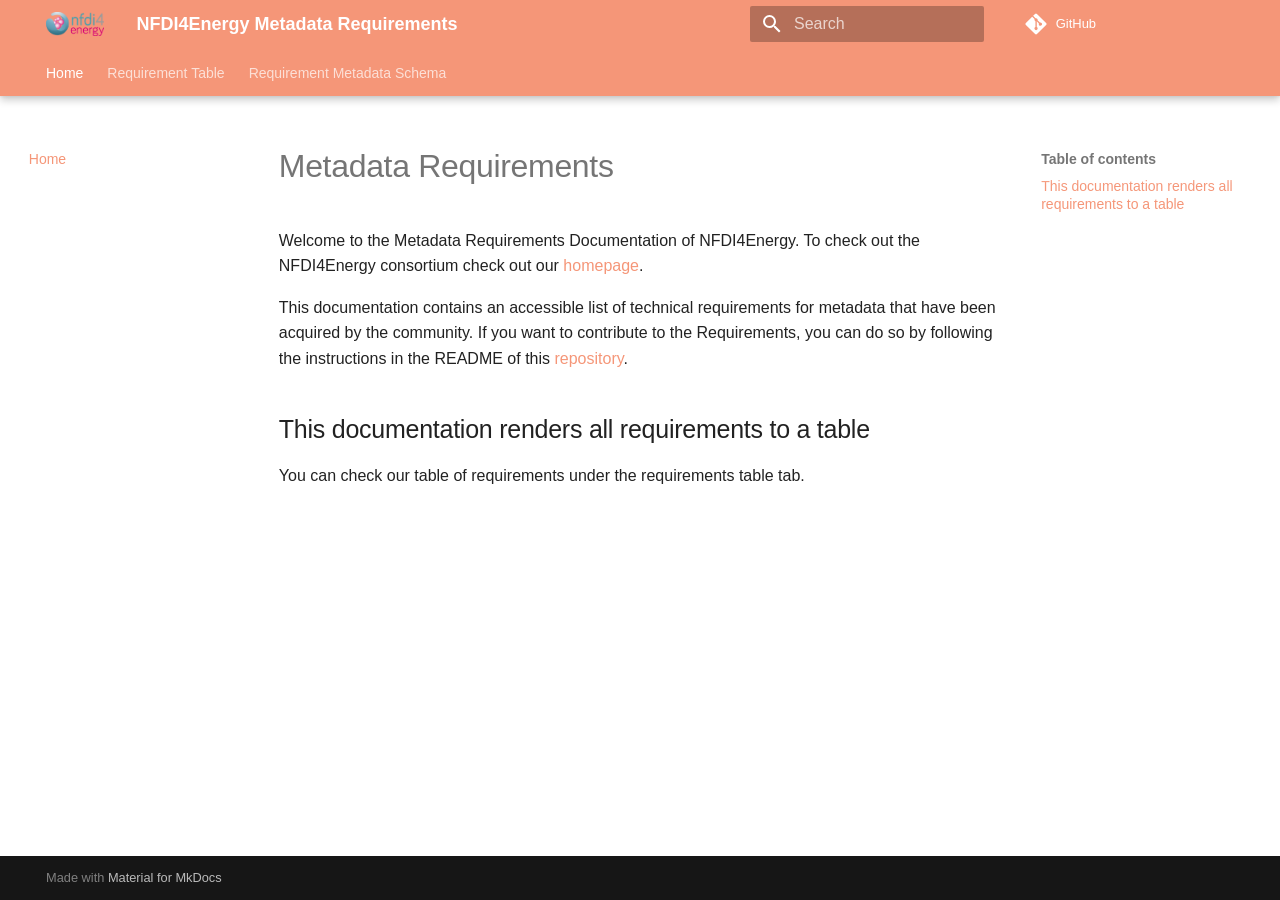
<file: index.html>
<!doctype html>
<html lang="en" class="no-js">
  <head>
    
      <meta charset="utf-8">
      <meta name="viewport" content="width=device-width,initial-scale=1">
      
      
      
        <link rel="canonical" href="https://nfdi4energy.github.io/metadata-requirements/content/">
      
      
      
        <link rel="next" href="content/requirements-table/">
      
      
      <link rel="icon" href="img/nfdi4energy_icon_rgb_small.png">
      <meta name="generator" content="mkdocs-1.6.1, mkdocs-material-9.6.11">
    
    
      
        <title>NFDI4Energy Metadata Requirements</title>
      
    
    
      <link rel="stylesheet" href="assets/stylesheets/main.4af4bdda.min.css">
      
      


    
    
      
    
    
      
    
    
      <link rel="stylesheet" href="https://cdn.datatables.net/v/dt/jq-3.7.0/jszip-3.10.1/dt-2.2.1/af-2.7.0/b-3.2.0/b-colvis-3.2.0/b-html5-3.2.0/b-print-3.2.0/cr-2.0.4/date-1.5.5/fc-5.0.4/fh-4.0.1/kt-2.12.1/r-3.0.3/rg-1.5.1/rr-1.5.0/sc-2.4.3/sb-1.8.1/sp-2.3.3/sl-3.0.0/sr-1.4.1/datatables.min.css">
    
      <link rel="stylesheet" href="custom.css">
    
    <script>__md_scope=new URL(".",location),__md_hash=e=>[...e].reduce(((e,_)=>(e<<5)-e+_.charCodeAt(0)),0),__md_get=(e,_=localStorage,t=__md_scope)=>JSON.parse(_.getItem(t.pathname+"."+e)),__md_set=(e,_,t=localStorage,a=__md_scope)=>{try{t.setItem(a.pathname+"."+e,JSON.stringify(_))}catch(e){}}</script>
    
      

    
    
    
  </head>
  
  
    <body dir="ltr">
  
    
    <input class="md-toggle" data-md-toggle="drawer" type="checkbox" id="__drawer" autocomplete="off">
    <input class="md-toggle" data-md-toggle="search" type="checkbox" id="__search" autocomplete="off">
    <label class="md-overlay" for="__drawer"></label>
    <div data-md-component="skip">
      
        
        <a href="#metadata-requirements" class="md-skip">
          Skip to content
        </a>
      
    </div>
    <div data-md-component="announce">
      
    </div>
    
    
      

  

<header class="md-header md-header--shadow md-header--lifted" data-md-component="header">
  <nav class="md-header__inner md-grid" aria-label="Header">
    <a href="." title="NFDI4Energy Metadata Requirements" class="md-header__button md-logo" aria-label="NFDI4Energy Metadata Requirements" data-md-component="logo">
      
  <img src="img/nfdi4energy_logo_cut.png" alt="logo">

    </a>
    <label class="md-header__button md-icon" for="__drawer">
      
      <svg xmlns="http://www.w3.org/2000/svg" viewBox="0 0 24 24"><path d="M3 6h18v2H3zm0 5h18v2H3zm0 5h18v2H3z"/></svg>
    </label>
    <div class="md-header__title" data-md-component="header-title">
      <div class="md-header__ellipsis">
        <div class="md-header__topic">
          <span class="md-ellipsis">
            NFDI4Energy Metadata Requirements
          </span>
        </div>
        <div class="md-header__topic" data-md-component="header-topic">
          <span class="md-ellipsis">
            
              Home
            
          </span>
        </div>
      </div>
    </div>
    
    
      <script>var palette=__md_get("__palette");if(palette&&palette.color){if("(prefers-color-scheme)"===palette.color.media){var media=matchMedia("(prefers-color-scheme: light)"),input=document.querySelector(media.matches?"[data-md-color-media='(prefers-color-scheme: light)']":"[data-md-color-media='(prefers-color-scheme: dark)']");palette.color.media=input.getAttribute("data-md-color-media"),palette.color.scheme=input.getAttribute("data-md-color-scheme"),palette.color.primary=input.getAttribute("data-md-color-primary"),palette.color.accent=input.getAttribute("data-md-color-accent")}for(var[key,value]of Object.entries(palette.color))document.body.setAttribute("data-md-color-"+key,value)}</script>
    
    
    
      
      
        <label class="md-header__button md-icon" for="__search">
          
          <svg xmlns="http://www.w3.org/2000/svg" viewBox="0 0 24 24"><path d="M9.5 3A6.5 6.5 0 0 1 16 9.5c0 1.61-.59 3.09-1.56 4.23l.27.27h.79l5 5-1.5 1.5-5-5v-.79l-.27-.27A6.52 6.52 0 0 1 9.5 16 6.5 6.5 0 0 1 3 9.5 6.5 6.5 0 0 1 9.5 3m0 2C7 5 5 7 5 9.5S7 14 9.5 14 14 12 14 9.5 12 5 9.5 5"/></svg>
        </label>
        <div class="md-search" data-md-component="search" role="dialog">
  <label class="md-search__overlay" for="__search"></label>
  <div class="md-search__inner" role="search">
    <form class="md-search__form" name="search">
      <input type="text" class="md-search__input" name="query" aria-label="Search" placeholder="Search" autocapitalize="off" autocorrect="off" autocomplete="off" spellcheck="false" data-md-component="search-query" required>
      <label class="md-search__icon md-icon" for="__search">
        
        <svg xmlns="http://www.w3.org/2000/svg" viewBox="0 0 24 24"><path d="M9.5 3A6.5 6.5 0 0 1 16 9.5c0 1.61-.59 3.09-1.56 4.23l.27.27h.79l5 5-1.5 1.5-5-5v-.79l-.27-.27A6.52 6.52 0 0 1 9.5 16 6.5 6.5 0 0 1 3 9.5 6.5 6.5 0 0 1 9.5 3m0 2C7 5 5 7 5 9.5S7 14 9.5 14 14 12 14 9.5 12 5 9.5 5"/></svg>
        
        <svg xmlns="http://www.w3.org/2000/svg" viewBox="0 0 24 24"><path d="M20 11v2H8l5.5 5.5-1.42 1.42L4.16 12l7.92-7.92L13.5 5.5 8 11z"/></svg>
      </label>
      <nav class="md-search__options" aria-label="Search">
        
        <button type="reset" class="md-search__icon md-icon" title="Clear" aria-label="Clear" tabindex="-1">
          
          <svg xmlns="http://www.w3.org/2000/svg" viewBox="0 0 24 24"><path d="M19 6.41 17.59 5 12 10.59 6.41 5 5 6.41 10.59 12 5 17.59 6.41 19 12 13.41 17.59 19 19 17.59 13.41 12z"/></svg>
        </button>
      </nav>
      
    </form>
    <div class="md-search__output">
      <div class="md-search__scrollwrap" tabindex="0" data-md-scrollfix>
        <div class="md-search-result" data-md-component="search-result">
          <div class="md-search-result__meta">
            Initializing search
          </div>
          <ol class="md-search-result__list" role="presentation"></ol>
        </div>
      </div>
    </div>
  </div>
</div>
      
    
    
      <div class="md-header__source">
        <a href="https://github.com/NFDI4Energy/metadata-requirements" title="Go to repository" class="md-source" data-md-component="source">
  <div class="md-source__icon md-icon">
    
    <svg xmlns="http://www.w3.org/2000/svg" viewBox="0 0 448 512"><!--! Font Awesome Free 6.7.2 by @fontawesome - https://fontawesome.com License - https://fontawesome.com/license/free (Icons: CC BY 4.0, Fonts: SIL OFL 1.1, Code: MIT License) Copyright 2024 Fonticons, Inc.--><path d="M439.55 236.05 244 40.45a28.87 28.87 0 0 0-40.81 0l-40.66 40.63 51.52 51.52c27.06-9.14 52.68 16.77 43.39 43.68l49.66 49.66c34.23-11.8 61.18 31 35.47 56.69-26.49 26.49-70.21-2.87-56-37.34L240.22 199v121.85c25.3 12.54 22.26 41.85 9.08 55a34.34 34.34 0 0 1-48.55 0c-17.57-17.6-11.07-46.91 11.25-56v-123c-20.8-8.51-24.6-30.74-18.64-45L142.57 101 8.45 235.14a28.86 28.86 0 0 0 0 40.81l195.61 195.6a28.86 28.86 0 0 0 40.8 0l194.69-194.69a28.86 28.86 0 0 0 0-40.81"/></svg>
  </div>
  <div class="md-source__repository">
    GitHub
  </div>
</a>
      </div>
    
  </nav>
  
    
      
<nav class="md-tabs" aria-label="Tabs" data-md-component="tabs">
  <div class="md-grid">
    <ul class="md-tabs__list">
      
        
  
  
  
    
  
  
    <li class="md-tabs__item md-tabs__item--active">
      <a href="." class="md-tabs__link">
        
  
  
    
  
  Home

      </a>
    </li>
  

      
        
  
  
  
  
    <li class="md-tabs__item">
      <a href="content/requirements-table/" class="md-tabs__link">
        
  
  
    
  
  Requirement Table

      </a>
    </li>
  

      
        
  
  
  
  
    <li class="md-tabs__item">
      <a href="content/requirements_metadata_schema/" class="md-tabs__link">
        
  
  
    
  
  Requirement Metadata Schema

      </a>
    </li>
  

      
    </ul>
  </div>
</nav>
    
  
</header>
    
    <div class="md-container" data-md-component="container">
      
      
        
      
      <main class="md-main" data-md-component="main">
        <div class="md-main__inner md-grid">
          
            
              
              <div class="md-sidebar md-sidebar--primary" data-md-component="sidebar" data-md-type="navigation" >
                <div class="md-sidebar__scrollwrap">
                  <div class="md-sidebar__inner">
                    


  


<nav class="md-nav md-nav--primary md-nav--lifted" aria-label="Navigation" data-md-level="0">
  <label class="md-nav__title" for="__drawer">
    <a href="." title="NFDI4Energy Metadata Requirements" class="md-nav__button md-logo" aria-label="NFDI4Energy Metadata Requirements" data-md-component="logo">
      
  <img src="img/nfdi4energy_logo_cut.png" alt="logo">

    </a>
    NFDI4Energy Metadata Requirements
  </label>
  
    <div class="md-nav__source">
      <a href="https://github.com/NFDI4Energy/metadata-requirements" title="Go to repository" class="md-source" data-md-component="source">
  <div class="md-source__icon md-icon">
    
    <svg xmlns="http://www.w3.org/2000/svg" viewBox="0 0 448 512"><!--! Font Awesome Free 6.7.2 by @fontawesome - https://fontawesome.com License - https://fontawesome.com/license/free (Icons: CC BY 4.0, Fonts: SIL OFL 1.1, Code: MIT License) Copyright 2024 Fonticons, Inc.--><path d="M439.55 236.05 244 40.45a28.87 28.87 0 0 0-40.81 0l-40.66 40.63 51.52 51.52c27.06-9.14 52.68 16.77 43.39 43.68l49.66 49.66c34.23-11.8 61.18 31 35.47 56.69-26.49 26.49-70.21-2.87-56-37.34L240.22 199v121.85c25.3 12.54 22.26 41.85 9.08 55a34.34 34.34 0 0 1-48.55 0c-17.57-17.6-11.07-46.91 11.25-56v-123c-20.8-8.51-24.6-30.74-18.64-45L142.57 101 8.45 235.14a28.86 28.86 0 0 0 0 40.81l195.61 195.6a28.86 28.86 0 0 0 40.8 0l194.69-194.69a28.86 28.86 0 0 0 0-40.81"/></svg>
  </div>
  <div class="md-source__repository">
    GitHub
  </div>
</a>
    </div>
  
  <ul class="md-nav__list" data-md-scrollfix>
    
      
      
  
  
    
  
  
  
    <li class="md-nav__item md-nav__item--active">
      
      <input class="md-nav__toggle md-toggle" type="checkbox" id="__toc">
      
      
        
      
      
        <label class="md-nav__link md-nav__link--active" for="__toc">
          
  
  
  <span class="md-ellipsis">
    Home
    
  </span>
  

          <span class="md-nav__icon md-icon"></span>
        </label>
      
      <a href="." class="md-nav__link md-nav__link--active">
        
  
  
  <span class="md-ellipsis">
    Home
    
  </span>
  

      </a>
      
        

<nav class="md-nav md-nav--secondary" aria-label="Table of contents">
  
  
  
    
  
  
    <label class="md-nav__title" for="__toc">
      <span class="md-nav__icon md-icon"></span>
      Table of contents
    </label>
    <ul class="md-nav__list" data-md-component="toc" data-md-scrollfix>
      
        <li class="md-nav__item">
  <a href="#this-documentation-renders-all-requirements-to-a-table" class="md-nav__link">
    <span class="md-ellipsis">
      This documentation renders all requirements to a table
    </span>
  </a>
  
</li>
      
    </ul>
  
</nav>
      
    </li>
  

    
      
      
  
  
  
  
    <li class="md-nav__item">
      <a href="content/requirements-table/" class="md-nav__link">
        
  
  
  <span class="md-ellipsis">
    Requirement Table
    
  </span>
  

      </a>
    </li>
  

    
      
      
  
  
  
  
    <li class="md-nav__item">
      <a href="content/requirements_metadata_schema/" class="md-nav__link">
        
  
  
  <span class="md-ellipsis">
    Requirement Metadata Schema
    
  </span>
  

      </a>
    </li>
  

    
  </ul>
</nav>
                  </div>
                </div>
              </div>
            
            
              
              <div class="md-sidebar md-sidebar--secondary" data-md-component="sidebar" data-md-type="toc" >
                <div class="md-sidebar__scrollwrap">
                  <div class="md-sidebar__inner">
                    

<nav class="md-nav md-nav--secondary" aria-label="Table of contents">
  
  
  
    
  
  
    <label class="md-nav__title" for="__toc">
      <span class="md-nav__icon md-icon"></span>
      Table of contents
    </label>
    <ul class="md-nav__list" data-md-component="toc" data-md-scrollfix>
      
        <li class="md-nav__item">
  <a href="#this-documentation-renders-all-requirements-to-a-table" class="md-nav__link">
    <span class="md-ellipsis">
      This documentation renders all requirements to a table
    </span>
  </a>
  
</li>
      
    </ul>
  
</nav>
                  </div>
                </div>
              </div>
            
          
          
            <div class="md-content" data-md-component="content">
              <article class="md-content__inner md-typeset">
                
                  


  
  


<h1 id="metadata-requirements">Metadata Requirements</h1>
<p>Welcome to the Metadata Requirements Documentation of NFDI4Energy.
To check out the NFDI4Energy consortium check out our <a href="https://nfdi4energy.uol.de/">homepage</a>.</p>
<p>This documentation contains an accessible list of technical requirements for metadata that have been acquired by the community. If you want to contribute to the Requirements, you can do so by following the instructions in the README of this <a href="https://github.com/NFDI4Energy/metadata-requirements">repository</a>.</p>
<h2 id="this-documentation-renders-all-requirements-to-a-table">This documentation renders all requirements to a table</h2>
<p>You can check our table of requirements under the requirements table tab.</p>












                
              </article>
            </div>
          
          
<script>var target=document.getElementById(location.hash.slice(1));target&&target.name&&(target.checked=target.name.startsWith("__tabbed_"))</script>
        </div>
        
      </main>
      
        <footer class="md-footer">
  
  <div class="md-footer-meta md-typeset">
    <div class="md-footer-meta__inner md-grid">
      <div class="md-copyright">
  
  
    Made with
    <a href="https://squidfunk.github.io/mkdocs-material/" target="_blank" rel="noopener">
      Material for MkDocs
    </a>
  
</div>
      
    </div>
  </div>
</footer>
      
    </div>
    <div class="md-dialog" data-md-component="dialog">
      <div class="md-dialog__inner md-typeset"></div>
    </div>
    
    
    
      
      <script id="__config" type="application/json">{"base": ".", "features": ["navigation.tabs", "navigation.tabs.sticky"], "search": "assets/javascripts/workers/search.f8cc74c7.min.js", "tags": null, "translations": {"clipboard.copied": "Copied to clipboard", "clipboard.copy": "Copy to clipboard", "search.result.more.one": "1 more on this page", "search.result.more.other": "# more on this page", "search.result.none": "No matching documents", "search.result.one": "1 matching document", "search.result.other": "# matching documents", "search.result.placeholder": "Type to start searching", "search.result.term.missing": "Missing", "select.version": "Select version"}, "version": null}</script>
    
    
      <script src="assets/javascripts/bundle.c8b220af.min.js"></script>
      
    
  </body>
</html>
</file>
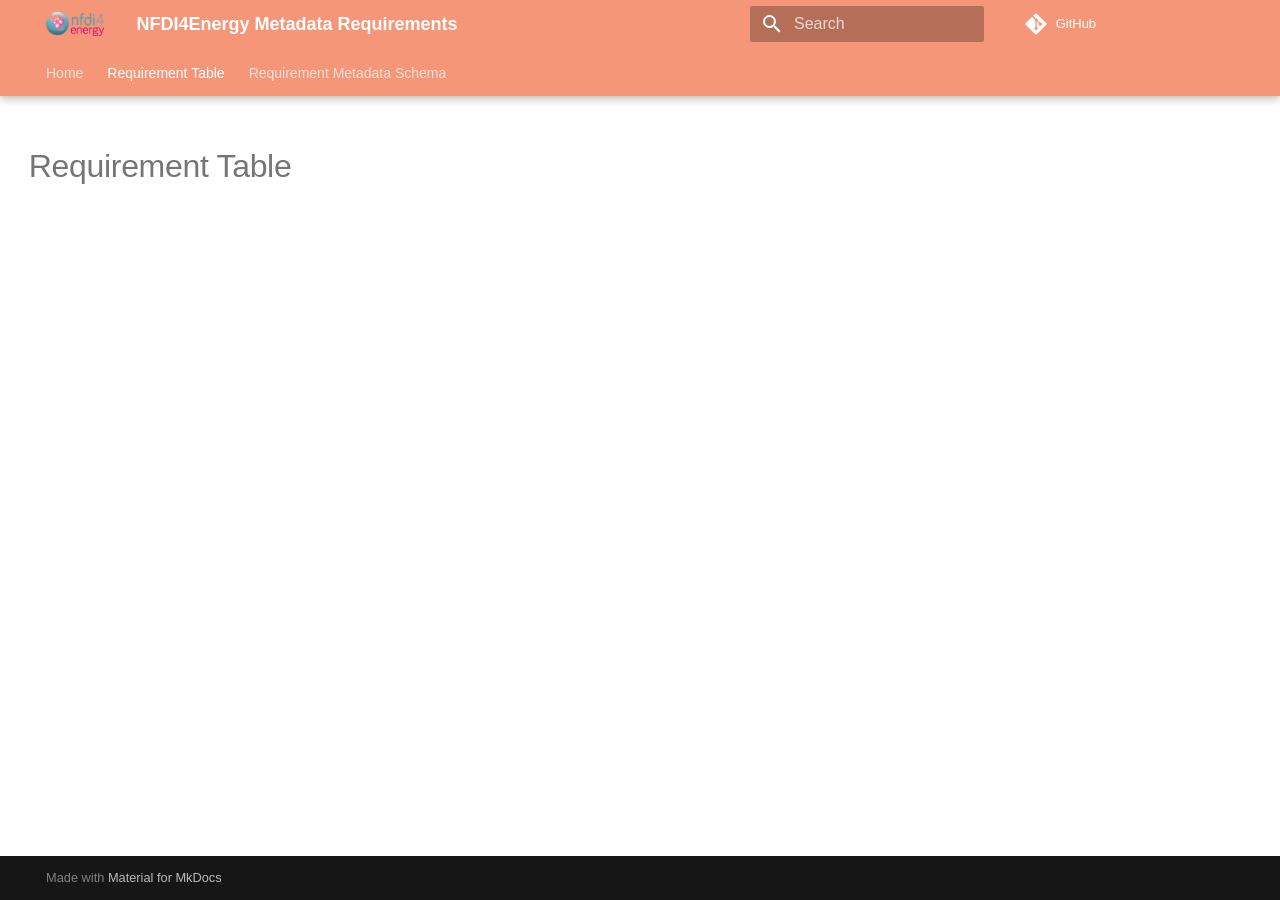
<file: content/requirements-table/index.html>
<!doctype html>
<html lang="en" class="no-js">
  <head>
    
      <meta charset="utf-8">
      <meta name="viewport" content="width=device-width,initial-scale=1">
      
      
      
        <link rel="canonical" href="https://nfdi4energy.github.io/metadata-requirements/content/content/requirements-table/">
      
      
        <link rel="prev" href="../..">
      
      
        <link rel="next" href="../requirements_metadata_schema/">
      
      
      <link rel="icon" href="../../img/nfdi4energy_icon_rgb_small.png">
      <meta name="generator" content="mkdocs-1.6.1, mkdocs-material-9.6.11">
    
    
      
        <title>Requirement Table - NFDI4Energy Metadata Requirements</title>
      
    
    
      <link rel="stylesheet" href="../../assets/stylesheets/main.4af4bdda.min.css">
      
      


    
    
      
    
    
      
    
    
      <link rel="stylesheet" href="https://cdn.datatables.net/v/dt/jq-3.7.0/jszip-3.10.1/dt-2.2.1/af-2.7.0/b-3.2.0/b-colvis-3.2.0/b-html5-3.2.0/b-print-3.2.0/cr-2.0.4/date-1.5.5/fc-5.0.4/fh-4.0.1/kt-2.12.1/r-3.0.3/rg-1.5.1/rr-1.5.0/sc-2.4.3/sb-1.8.1/sp-2.3.3/sl-3.0.0/sr-1.4.1/datatables.min.css">
    
      <link rel="stylesheet" href="../../custom.css">
    
    <script>__md_scope=new URL("../..",location),__md_hash=e=>[...e].reduce(((e,_)=>(e<<5)-e+_.charCodeAt(0)),0),__md_get=(e,_=localStorage,t=__md_scope)=>JSON.parse(_.getItem(t.pathname+"."+e)),__md_set=(e,_,t=localStorage,a=__md_scope)=>{try{t.setItem(a.pathname+"."+e,JSON.stringify(_))}catch(e){}}</script>
    
      

    
    
    
  </head>
  
  
    <body dir="ltr">
  
    
    <input class="md-toggle" data-md-toggle="drawer" type="checkbox" id="__drawer" autocomplete="off">
    <input class="md-toggle" data-md-toggle="search" type="checkbox" id="__search" autocomplete="off">
    <label class="md-overlay" for="__drawer"></label>
    <div data-md-component="skip">
      
        
        <a href="#requirement-table" class="md-skip">
          Skip to content
        </a>
      
    </div>
    <div data-md-component="announce">
      
    </div>
    
    
      

  

<header class="md-header md-header--shadow md-header--lifted" data-md-component="header">
  <nav class="md-header__inner md-grid" aria-label="Header">
    <a href="../.." title="NFDI4Energy Metadata Requirements" class="md-header__button md-logo" aria-label="NFDI4Energy Metadata Requirements" data-md-component="logo">
      
  <img src="../../img/nfdi4energy_logo_cut.png" alt="logo">

    </a>
    <label class="md-header__button md-icon" for="__drawer">
      
      <svg xmlns="http://www.w3.org/2000/svg" viewBox="0 0 24 24"><path d="M3 6h18v2H3zm0 5h18v2H3zm0 5h18v2H3z"/></svg>
    </label>
    <div class="md-header__title" data-md-component="header-title">
      <div class="md-header__ellipsis">
        <div class="md-header__topic">
          <span class="md-ellipsis">
            NFDI4Energy Metadata Requirements
          </span>
        </div>
        <div class="md-header__topic" data-md-component="header-topic">
          <span class="md-ellipsis">
            
              Requirement Table
            
          </span>
        </div>
      </div>
    </div>
    
    
      <script>var palette=__md_get("__palette");if(palette&&palette.color){if("(prefers-color-scheme)"===palette.color.media){var media=matchMedia("(prefers-color-scheme: light)"),input=document.querySelector(media.matches?"[data-md-color-media='(prefers-color-scheme: light)']":"[data-md-color-media='(prefers-color-scheme: dark)']");palette.color.media=input.getAttribute("data-md-color-media"),palette.color.scheme=input.getAttribute("data-md-color-scheme"),palette.color.primary=input.getAttribute("data-md-color-primary"),palette.color.accent=input.getAttribute("data-md-color-accent")}for(var[key,value]of Object.entries(palette.color))document.body.setAttribute("data-md-color-"+key,value)}</script>
    
    
    
      
      
        <label class="md-header__button md-icon" for="__search">
          
          <svg xmlns="http://www.w3.org/2000/svg" viewBox="0 0 24 24"><path d="M9.5 3A6.5 6.5 0 0 1 16 9.5c0 1.61-.59 3.09-1.56 4.23l.27.27h.79l5 5-1.5 1.5-5-5v-.79l-.27-.27A6.52 6.52 0 0 1 9.5 16 6.5 6.5 0 0 1 3 9.5 6.5 6.5 0 0 1 9.5 3m0 2C7 5 5 7 5 9.5S7 14 9.5 14 14 12 14 9.5 12 5 9.5 5"/></svg>
        </label>
        <div class="md-search" data-md-component="search" role="dialog">
  <label class="md-search__overlay" for="__search"></label>
  <div class="md-search__inner" role="search">
    <form class="md-search__form" name="search">
      <input type="text" class="md-search__input" name="query" aria-label="Search" placeholder="Search" autocapitalize="off" autocorrect="off" autocomplete="off" spellcheck="false" data-md-component="search-query" required>
      <label class="md-search__icon md-icon" for="__search">
        
        <svg xmlns="http://www.w3.org/2000/svg" viewBox="0 0 24 24"><path d="M9.5 3A6.5 6.5 0 0 1 16 9.5c0 1.61-.59 3.09-1.56 4.23l.27.27h.79l5 5-1.5 1.5-5-5v-.79l-.27-.27A6.52 6.52 0 0 1 9.5 16 6.5 6.5 0 0 1 3 9.5 6.5 6.5 0 0 1 9.5 3m0 2C7 5 5 7 5 9.5S7 14 9.5 14 14 12 14 9.5 12 5 9.5 5"/></svg>
        
        <svg xmlns="http://www.w3.org/2000/svg" viewBox="0 0 24 24"><path d="M20 11v2H8l5.5 5.5-1.42 1.42L4.16 12l7.92-7.92L13.5 5.5 8 11z"/></svg>
      </label>
      <nav class="md-search__options" aria-label="Search">
        
        <button type="reset" class="md-search__icon md-icon" title="Clear" aria-label="Clear" tabindex="-1">
          
          <svg xmlns="http://www.w3.org/2000/svg" viewBox="0 0 24 24"><path d="M19 6.41 17.59 5 12 10.59 6.41 5 5 6.41 10.59 12 5 17.59 6.41 19 12 13.41 17.59 19 19 17.59 13.41 12z"/></svg>
        </button>
      </nav>
      
    </form>
    <div class="md-search__output">
      <div class="md-search__scrollwrap" tabindex="0" data-md-scrollfix>
        <div class="md-search-result" data-md-component="search-result">
          <div class="md-search-result__meta">
            Initializing search
          </div>
          <ol class="md-search-result__list" role="presentation"></ol>
        </div>
      </div>
    </div>
  </div>
</div>
      
    
    
      <div class="md-header__source">
        <a href="https://github.com/NFDI4Energy/metadata-requirements" title="Go to repository" class="md-source" data-md-component="source">
  <div class="md-source__icon md-icon">
    
    <svg xmlns="http://www.w3.org/2000/svg" viewBox="0 0 448 512"><!--! Font Awesome Free 6.7.2 by @fontawesome - https://fontawesome.com License - https://fontawesome.com/license/free (Icons: CC BY 4.0, Fonts: SIL OFL 1.1, Code: MIT License) Copyright 2024 Fonticons, Inc.--><path d="M439.55 236.05 244 40.45a28.87 28.87 0 0 0-40.81 0l-40.66 40.63 51.52 51.52c27.06-9.14 52.68 16.77 43.39 43.68l49.66 49.66c34.23-11.8 61.18 31 35.47 56.69-26.49 26.49-70.21-2.87-56-37.34L240.22 199v121.85c25.3 12.54 22.26 41.85 9.08 55a34.34 34.34 0 0 1-48.55 0c-17.57-17.6-11.07-46.91 11.25-56v-123c-20.8-8.51-24.6-30.74-18.64-45L142.57 101 8.45 235.14a28.86 28.86 0 0 0 0 40.81l195.61 195.6a28.86 28.86 0 0 0 40.8 0l194.69-194.69a28.86 28.86 0 0 0 0-40.81"/></svg>
  </div>
  <div class="md-source__repository">
    GitHub
  </div>
</a>
      </div>
    
  </nav>
  
    
      
<nav class="md-tabs" aria-label="Tabs" data-md-component="tabs">
  <div class="md-grid">
    <ul class="md-tabs__list">
      
        
  
  
  
  
    <li class="md-tabs__item">
      <a href="../.." class="md-tabs__link">
        
  
  
    
  
  Home

      </a>
    </li>
  

      
        
  
  
  
    
  
  
    <li class="md-tabs__item md-tabs__item--active">
      <a href="./" class="md-tabs__link">
        
  
  
    
  
  Requirement Table

      </a>
    </li>
  

      
        
  
  
  
  
    <li class="md-tabs__item">
      <a href="../requirements_metadata_schema/" class="md-tabs__link">
        
  
  
    
  
  Requirement Metadata Schema

      </a>
    </li>
  

      
    </ul>
  </div>
</nav>
    
  
</header>
    
    <div class="md-container" data-md-component="container">
      
      
        
      
      <main class="md-main" data-md-component="main">
        <div class="md-main__inner md-grid">
          
            
              
                
              
              <div class="md-sidebar md-sidebar--primary" data-md-component="sidebar" data-md-type="navigation" hidden>
                <div class="md-sidebar__scrollwrap">
                  <div class="md-sidebar__inner">
                    


  


<nav class="md-nav md-nav--primary md-nav--lifted" aria-label="Navigation" data-md-level="0">
  <label class="md-nav__title" for="__drawer">
    <a href="../.." title="NFDI4Energy Metadata Requirements" class="md-nav__button md-logo" aria-label="NFDI4Energy Metadata Requirements" data-md-component="logo">
      
  <img src="../../img/nfdi4energy_logo_cut.png" alt="logo">

    </a>
    NFDI4Energy Metadata Requirements
  </label>
  
    <div class="md-nav__source">
      <a href="https://github.com/NFDI4Energy/metadata-requirements" title="Go to repository" class="md-source" data-md-component="source">
  <div class="md-source__icon md-icon">
    
    <svg xmlns="http://www.w3.org/2000/svg" viewBox="0 0 448 512"><!--! Font Awesome Free 6.7.2 by @fontawesome - https://fontawesome.com License - https://fontawesome.com/license/free (Icons: CC BY 4.0, Fonts: SIL OFL 1.1, Code: MIT License) Copyright 2024 Fonticons, Inc.--><path d="M439.55 236.05 244 40.45a28.87 28.87 0 0 0-40.81 0l-40.66 40.63 51.52 51.52c27.06-9.14 52.68 16.77 43.39 43.68l49.66 49.66c34.23-11.8 61.18 31 35.47 56.69-26.49 26.49-70.21-2.87-56-37.34L240.22 199v121.85c25.3 12.54 22.26 41.85 9.08 55a34.34 34.34 0 0 1-48.55 0c-17.57-17.6-11.07-46.91 11.25-56v-123c-20.8-8.51-24.6-30.74-18.64-45L142.57 101 8.45 235.14a28.86 28.86 0 0 0 0 40.81l195.61 195.6a28.86 28.86 0 0 0 40.8 0l194.69-194.69a28.86 28.86 0 0 0 0-40.81"/></svg>
  </div>
  <div class="md-source__repository">
    GitHub
  </div>
</a>
    </div>
  
  <ul class="md-nav__list" data-md-scrollfix>
    
      
      
  
  
  
  
    <li class="md-nav__item">
      <a href="../.." class="md-nav__link">
        
  
  
  <span class="md-ellipsis">
    Home
    
  </span>
  

      </a>
    </li>
  

    
      
      
  
  
    
  
  
  
    <li class="md-nav__item md-nav__item--active">
      
      <input class="md-nav__toggle md-toggle" type="checkbox" id="__toc">
      
      
        
      
      
      <a href="./" class="md-nav__link md-nav__link--active">
        
  
  
  <span class="md-ellipsis">
    Requirement Table
    
  </span>
  

      </a>
      
    </li>
  

    
      
      
  
  
  
  
    <li class="md-nav__item">
      <a href="../requirements_metadata_schema/" class="md-nav__link">
        
  
  
  <span class="md-ellipsis">
    Requirement Metadata Schema
    
  </span>
  

      </a>
    </li>
  

    
  </ul>
</nav>
                  </div>
                </div>
              </div>
            
            
              
                
              
              <div class="md-sidebar md-sidebar--secondary" data-md-component="sidebar" data-md-type="toc" hidden>
                <div class="md-sidebar__scrollwrap">
                  <div class="md-sidebar__inner">
                    

<nav class="md-nav md-nav--secondary" aria-label="Table of contents">
  
  
  
    
  
  
</nav>
                  </div>
                </div>
              </div>
            
          
          
            <div class="md-content" data-md-component="content">
              <article class="md-content__inner md-typeset">
                
                  
  



  
  


<h1 id="requirement-table">Requirement Table</h1>
<table id="requirements-table-id" class="mdl-data-table"></table>
<script src="https://cdn.datatables.net/v/dt/jq-3.7.0/jszip-3.10.1/dt-2.2.1/af-2.7.0/b-3.2.0/b-colvis-3.2.0/b-html5-3.2.0/b-print-3.2.0/cr-2.0.4/date-1.5.5/fc-5.0.4/fh-4.0.1/kt-2.12.1/r-3.0.3/rg-1.5.1/rr-1.5.0/sc-2.4.3/sb-1.8.1/sp-2.3.3/sl-3.0.0/sr-1.4.1/datatables.min.js"></script>

<script src="../../csv-parser.js"></script>
<script>
    window.fetch('../requirements.csv').then(response => response.text()).then(text => {
        let array = CSVToArray(text).filter(row => {
            const comparison = row.length != 1 || row[0] !== ''
            return comparison;
        });
        // the following code does produce a list of dicts as table data
        // const dictData = array.slice(1).map(row => {
        //     return array[0].reduce((acc, key, i) => {
        //         acc[key] = row[i];
        //         return acc;
        //     }, {});
        // });
        let data = {
            data: array.slice(1),
            columns: array[0].map(x => { return {title: x} }),
            // the following is an alternative when using dict based data
            // data: dictData,
            // columns: array[0].map(x => { return {data: x, title: x} }),
            layout: {
                top1Start: {
                    buttons: [
                        'copy', 'excel',
                        {
                            extend: 'searchPanes',
                            config: {
                                cascadePanes: true
                            }
                        },
                        'colvis'
                    ]
                }
            },
            // required to control which columns shall have a search Pane filter
            // sadly it does not work to disable all and just enable some
            columnDefs: [
                // {
                //     searchPanes: {
                //         show: false
                //     },
                //     targets: '_all'
                // },
                {
                    searchPanes: {
                        show: true
                    },
                    targets: [3,4,8,10,11,12,15]
                },
                {
                    searchPanes: {
                        show: false
                    },
                    targets: [0,1,2,5,6,7,9,13,14]
                }
            ],
            // allows to print groupings in the table
            //  but it only looks good if also a sorting is applied properly
            // rowGroup: {
            //     dataSrc: [1, 2]
            // },
            // autoFill: true,  // only relevant if editing
            // altnernative to responsive design:
            // fixedColumns: true,
            // scrollX: true,
            responsive: true,
            colReorder: true,
            rowReorder: true,
            fixedHeader: true,
            keys: true, // allows arrow key navigation and easy cell copy
            select: true  // required for searchPanes
        }
        let table = new DataTable('#requirements-table-id', data);
    });

</script>







  
  




  



                
              </article>
            </div>
          
          
<script>var target=document.getElementById(location.hash.slice(1));target&&target.name&&(target.checked=target.name.startsWith("__tabbed_"))</script>
        </div>
        
      </main>
      
        <footer class="md-footer">
  
  <div class="md-footer-meta md-typeset">
    <div class="md-footer-meta__inner md-grid">
      <div class="md-copyright">
  
  
    Made with
    <a href="https://squidfunk.github.io/mkdocs-material/" target="_blank" rel="noopener">
      Material for MkDocs
    </a>
  
</div>
      
    </div>
  </div>
</footer>
      
    </div>
    <div class="md-dialog" data-md-component="dialog">
      <div class="md-dialog__inner md-typeset"></div>
    </div>
    
    
    
      
      <script id="__config" type="application/json">{"base": "../..", "features": ["navigation.tabs", "navigation.tabs.sticky"], "search": "../../assets/javascripts/workers/search.f8cc74c7.min.js", "tags": null, "translations": {"clipboard.copied": "Copied to clipboard", "clipboard.copy": "Copy to clipboard", "search.result.more.one": "1 more on this page", "search.result.more.other": "# more on this page", "search.result.none": "No matching documents", "search.result.one": "1 matching document", "search.result.other": "# matching documents", "search.result.placeholder": "Type to start searching", "search.result.term.missing": "Missing", "select.version": "Select version"}, "version": null}</script>
    
    
      <script src="../../assets/javascripts/bundle.c8b220af.min.js"></script>
      
    
  </body>
</html>
</file>
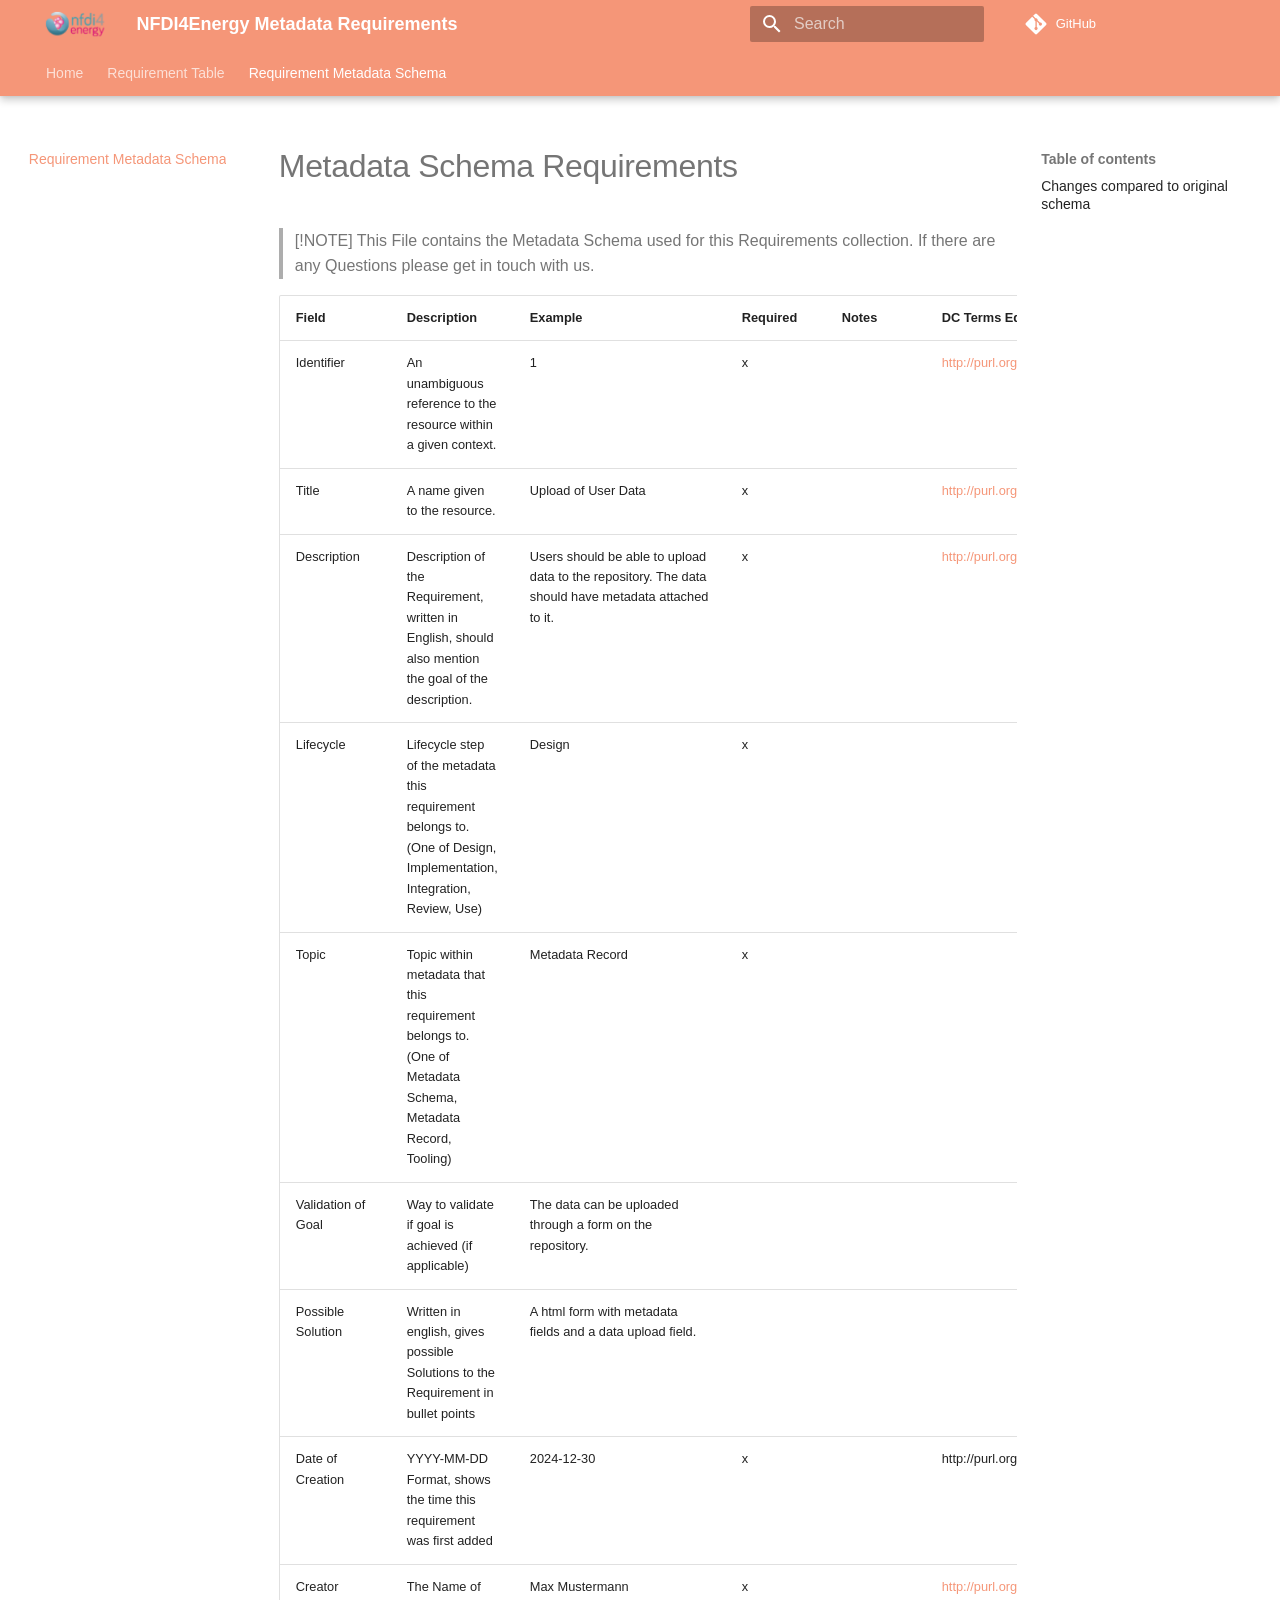
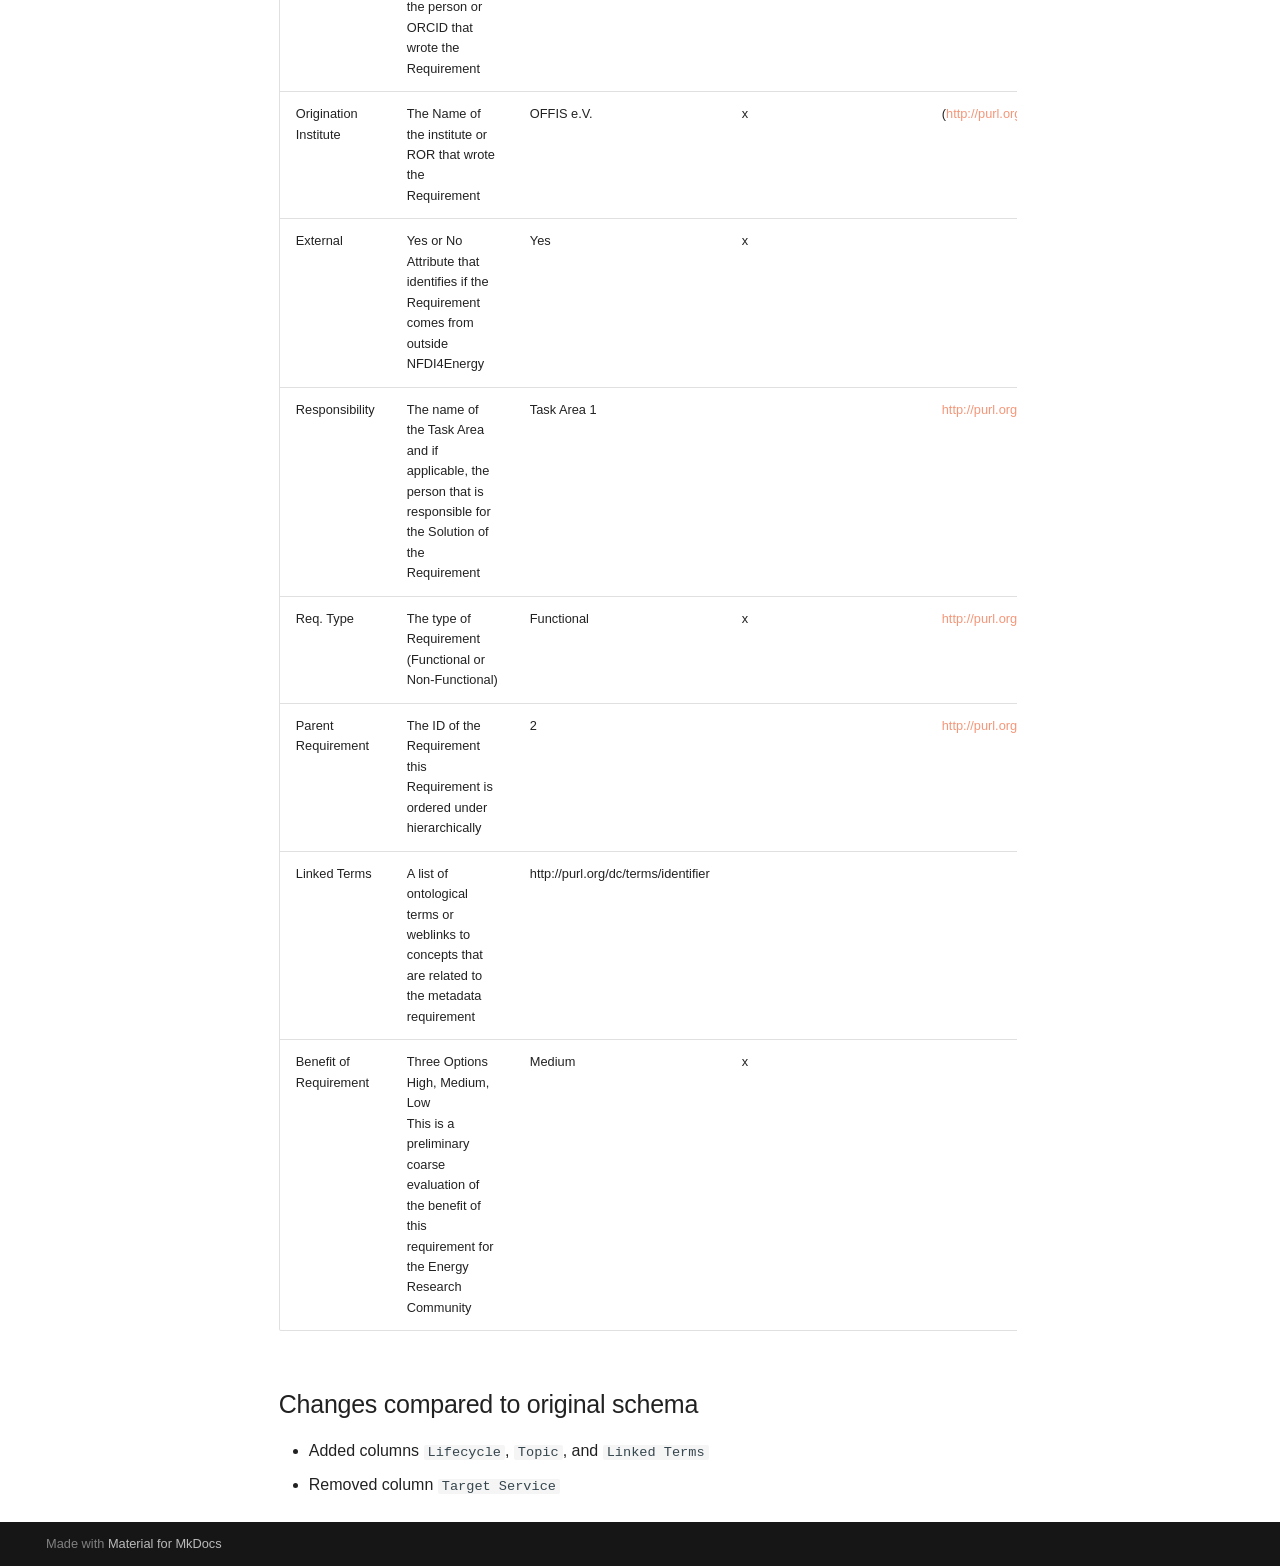
<file: content/requirements_metadata_schema/index.html>
<!doctype html>
<html lang="en" class="no-js">
  <head>
    
      <meta charset="utf-8">
      <meta name="viewport" content="width=device-width,initial-scale=1">
      
      
      
        <link rel="canonical" href="https://nfdi4energy.github.io/metadata-requirements/content/content/requirements_metadata_schema/">
      
      
        <link rel="prev" href="../requirements-table/">
      
      
      
      <link rel="icon" href="../../img/nfdi4energy_icon_rgb_small.png">
      <meta name="generator" content="mkdocs-1.6.1, mkdocs-material-9.6.11">
    
    
      
        <title>Requirement Metadata Schema - NFDI4Energy Metadata Requirements</title>
      
    
    
      <link rel="stylesheet" href="../../assets/stylesheets/main.4af4bdda.min.css">
      
      


    
    
      
    
    
      
    
    
      <link rel="stylesheet" href="https://cdn.datatables.net/v/dt/jq-3.7.0/jszip-3.10.1/dt-2.2.1/af-2.7.0/b-3.2.0/b-colvis-3.2.0/b-html5-3.2.0/b-print-3.2.0/cr-2.0.4/date-1.5.5/fc-5.0.4/fh-4.0.1/kt-2.12.1/r-3.0.3/rg-1.5.1/rr-1.5.0/sc-2.4.3/sb-1.8.1/sp-2.3.3/sl-3.0.0/sr-1.4.1/datatables.min.css">
    
      <link rel="stylesheet" href="../../custom.css">
    
    <script>__md_scope=new URL("../..",location),__md_hash=e=>[...e].reduce(((e,_)=>(e<<5)-e+_.charCodeAt(0)),0),__md_get=(e,_=localStorage,t=__md_scope)=>JSON.parse(_.getItem(t.pathname+"."+e)),__md_set=(e,_,t=localStorage,a=__md_scope)=>{try{t.setItem(a.pathname+"."+e,JSON.stringify(_))}catch(e){}}</script>
    
      

    
    
    
  </head>
  
  
    <body dir="ltr">
  
    
    <input class="md-toggle" data-md-toggle="drawer" type="checkbox" id="__drawer" autocomplete="off">
    <input class="md-toggle" data-md-toggle="search" type="checkbox" id="__search" autocomplete="off">
    <label class="md-overlay" for="__drawer"></label>
    <div data-md-component="skip">
      
        
        <a href="#metadata-schema-requirements" class="md-skip">
          Skip to content
        </a>
      
    </div>
    <div data-md-component="announce">
      
    </div>
    
    
      

  

<header class="md-header md-header--shadow md-header--lifted" data-md-component="header">
  <nav class="md-header__inner md-grid" aria-label="Header">
    <a href="../.." title="NFDI4Energy Metadata Requirements" class="md-header__button md-logo" aria-label="NFDI4Energy Metadata Requirements" data-md-component="logo">
      
  <img src="../../img/nfdi4energy_logo_cut.png" alt="logo">

    </a>
    <label class="md-header__button md-icon" for="__drawer">
      
      <svg xmlns="http://www.w3.org/2000/svg" viewBox="0 0 24 24"><path d="M3 6h18v2H3zm0 5h18v2H3zm0 5h18v2H3z"/></svg>
    </label>
    <div class="md-header__title" data-md-component="header-title">
      <div class="md-header__ellipsis">
        <div class="md-header__topic">
          <span class="md-ellipsis">
            NFDI4Energy Metadata Requirements
          </span>
        </div>
        <div class="md-header__topic" data-md-component="header-topic">
          <span class="md-ellipsis">
            
              Requirement Metadata Schema
            
          </span>
        </div>
      </div>
    </div>
    
    
      <script>var palette=__md_get("__palette");if(palette&&palette.color){if("(prefers-color-scheme)"===palette.color.media){var media=matchMedia("(prefers-color-scheme: light)"),input=document.querySelector(media.matches?"[data-md-color-media='(prefers-color-scheme: light)']":"[data-md-color-media='(prefers-color-scheme: dark)']");palette.color.media=input.getAttribute("data-md-color-media"),palette.color.scheme=input.getAttribute("data-md-color-scheme"),palette.color.primary=input.getAttribute("data-md-color-primary"),palette.color.accent=input.getAttribute("data-md-color-accent")}for(var[key,value]of Object.entries(palette.color))document.body.setAttribute("data-md-color-"+key,value)}</script>
    
    
    
      
      
        <label class="md-header__button md-icon" for="__search">
          
          <svg xmlns="http://www.w3.org/2000/svg" viewBox="0 0 24 24"><path d="M9.5 3A6.5 6.5 0 0 1 16 9.5c0 1.61-.59 3.09-1.56 4.23l.27.27h.79l5 5-1.5 1.5-5-5v-.79l-.27-.27A6.52 6.52 0 0 1 9.5 16 6.5 6.5 0 0 1 3 9.5 6.5 6.5 0 0 1 9.5 3m0 2C7 5 5 7 5 9.5S7 14 9.5 14 14 12 14 9.5 12 5 9.5 5"/></svg>
        </label>
        <div class="md-search" data-md-component="search" role="dialog">
  <label class="md-search__overlay" for="__search"></label>
  <div class="md-search__inner" role="search">
    <form class="md-search__form" name="search">
      <input type="text" class="md-search__input" name="query" aria-label="Search" placeholder="Search" autocapitalize="off" autocorrect="off" autocomplete="off" spellcheck="false" data-md-component="search-query" required>
      <label class="md-search__icon md-icon" for="__search">
        
        <svg xmlns="http://www.w3.org/2000/svg" viewBox="0 0 24 24"><path d="M9.5 3A6.5 6.5 0 0 1 16 9.5c0 1.61-.59 3.09-1.56 4.23l.27.27h.79l5 5-1.5 1.5-5-5v-.79l-.27-.27A6.52 6.52 0 0 1 9.5 16 6.5 6.5 0 0 1 3 9.5 6.5 6.5 0 0 1 9.5 3m0 2C7 5 5 7 5 9.5S7 14 9.5 14 14 12 14 9.5 12 5 9.5 5"/></svg>
        
        <svg xmlns="http://www.w3.org/2000/svg" viewBox="0 0 24 24"><path d="M20 11v2H8l5.5 5.5-1.42 1.42L4.16 12l7.92-7.92L13.5 5.5 8 11z"/></svg>
      </label>
      <nav class="md-search__options" aria-label="Search">
        
        <button type="reset" class="md-search__icon md-icon" title="Clear" aria-label="Clear" tabindex="-1">
          
          <svg xmlns="http://www.w3.org/2000/svg" viewBox="0 0 24 24"><path d="M19 6.41 17.59 5 12 10.59 6.41 5 5 6.41 10.59 12 5 17.59 6.41 19 12 13.41 17.59 19 19 17.59 13.41 12z"/></svg>
        </button>
      </nav>
      
    </form>
    <div class="md-search__output">
      <div class="md-search__scrollwrap" tabindex="0" data-md-scrollfix>
        <div class="md-search-result" data-md-component="search-result">
          <div class="md-search-result__meta">
            Initializing search
          </div>
          <ol class="md-search-result__list" role="presentation"></ol>
        </div>
      </div>
    </div>
  </div>
</div>
      
    
    
      <div class="md-header__source">
        <a href="https://github.com/NFDI4Energy/metadata-requirements" title="Go to repository" class="md-source" data-md-component="source">
  <div class="md-source__icon md-icon">
    
    <svg xmlns="http://www.w3.org/2000/svg" viewBox="0 0 448 512"><!--! Font Awesome Free 6.7.2 by @fontawesome - https://fontawesome.com License - https://fontawesome.com/license/free (Icons: CC BY 4.0, Fonts: SIL OFL 1.1, Code: MIT License) Copyright 2024 Fonticons, Inc.--><path d="M439.55 236.05 244 40.45a28.87 28.87 0 0 0-40.81 0l-40.66 40.63 51.52 51.52c27.06-9.14 52.68 16.77 43.39 43.68l49.66 49.66c34.23-11.8 61.18 31 35.47 56.69-26.49 26.49-70.21-2.87-56-37.34L240.22 199v121.85c25.3 12.54 22.26 41.85 9.08 55a34.34 34.34 0 0 1-48.55 0c-17.57-17.6-11.07-46.91 11.25-56v-123c-20.8-8.51-24.6-30.74-18.64-45L142.57 101 8.45 235.14a28.86 28.86 0 0 0 0 40.81l195.61 195.6a28.86 28.86 0 0 0 40.8 0l194.69-194.69a28.86 28.86 0 0 0 0-40.81"/></svg>
  </div>
  <div class="md-source__repository">
    GitHub
  </div>
</a>
      </div>
    
  </nav>
  
    
      
<nav class="md-tabs" aria-label="Tabs" data-md-component="tabs">
  <div class="md-grid">
    <ul class="md-tabs__list">
      
        
  
  
  
  
    <li class="md-tabs__item">
      <a href="../.." class="md-tabs__link">
        
  
  
    
  
  Home

      </a>
    </li>
  

      
        
  
  
  
  
    <li class="md-tabs__item">
      <a href="../requirements-table/" class="md-tabs__link">
        
  
  
    
  
  Requirement Table

      </a>
    </li>
  

      
        
  
  
  
    
  
  
    <li class="md-tabs__item md-tabs__item--active">
      <a href="./" class="md-tabs__link">
        
  
  
    
  
  Requirement Metadata Schema

      </a>
    </li>
  

      
    </ul>
  </div>
</nav>
    
  
</header>
    
    <div class="md-container" data-md-component="container">
      
      
        
      
      <main class="md-main" data-md-component="main">
        <div class="md-main__inner md-grid">
          
            
              
              <div class="md-sidebar md-sidebar--primary" data-md-component="sidebar" data-md-type="navigation" >
                <div class="md-sidebar__scrollwrap">
                  <div class="md-sidebar__inner">
                    


  


<nav class="md-nav md-nav--primary md-nav--lifted" aria-label="Navigation" data-md-level="0">
  <label class="md-nav__title" for="__drawer">
    <a href="../.." title="NFDI4Energy Metadata Requirements" class="md-nav__button md-logo" aria-label="NFDI4Energy Metadata Requirements" data-md-component="logo">
      
  <img src="../../img/nfdi4energy_logo_cut.png" alt="logo">

    </a>
    NFDI4Energy Metadata Requirements
  </label>
  
    <div class="md-nav__source">
      <a href="https://github.com/NFDI4Energy/metadata-requirements" title="Go to repository" class="md-source" data-md-component="source">
  <div class="md-source__icon md-icon">
    
    <svg xmlns="http://www.w3.org/2000/svg" viewBox="0 0 448 512"><!--! Font Awesome Free 6.7.2 by @fontawesome - https://fontawesome.com License - https://fontawesome.com/license/free (Icons: CC BY 4.0, Fonts: SIL OFL 1.1, Code: MIT License) Copyright 2024 Fonticons, Inc.--><path d="M439.55 236.05 244 40.45a28.87 28.87 0 0 0-40.81 0l-40.66 40.63 51.52 51.52c27.06-9.14 52.68 16.77 43.39 43.68l49.66 49.66c34.23-11.8 61.18 31 35.47 56.69-26.49 26.49-70.21-2.87-56-37.34L240.22 199v121.85c25.3 12.54 22.26 41.85 9.08 55a34.34 34.34 0 0 1-48.55 0c-17.57-17.6-11.07-46.91 11.25-56v-123c-20.8-8.51-24.6-30.74-18.64-45L142.57 101 8.45 235.14a28.86 28.86 0 0 0 0 40.81l195.61 195.6a28.86 28.86 0 0 0 40.8 0l194.69-194.69a28.86 28.86 0 0 0 0-40.81"/></svg>
  </div>
  <div class="md-source__repository">
    GitHub
  </div>
</a>
    </div>
  
  <ul class="md-nav__list" data-md-scrollfix>
    
      
      
  
  
  
  
    <li class="md-nav__item">
      <a href="../.." class="md-nav__link">
        
  
  
  <span class="md-ellipsis">
    Home
    
  </span>
  

      </a>
    </li>
  

    
      
      
  
  
  
  
    <li class="md-nav__item">
      <a href="../requirements-table/" class="md-nav__link">
        
  
  
  <span class="md-ellipsis">
    Requirement Table
    
  </span>
  

      </a>
    </li>
  

    
      
      
  
  
    
  
  
  
    <li class="md-nav__item md-nav__item--active">
      
      <input class="md-nav__toggle md-toggle" type="checkbox" id="__toc">
      
      
        
      
      
        <label class="md-nav__link md-nav__link--active" for="__toc">
          
  
  
  <span class="md-ellipsis">
    Requirement Metadata Schema
    
  </span>
  

          <span class="md-nav__icon md-icon"></span>
        </label>
      
      <a href="./" class="md-nav__link md-nav__link--active">
        
  
  
  <span class="md-ellipsis">
    Requirement Metadata Schema
    
  </span>
  

      </a>
      
        

<nav class="md-nav md-nav--secondary" aria-label="Table of contents">
  
  
  
    
  
  
    <label class="md-nav__title" for="__toc">
      <span class="md-nav__icon md-icon"></span>
      Table of contents
    </label>
    <ul class="md-nav__list" data-md-component="toc" data-md-scrollfix>
      
        <li class="md-nav__item">
  <a href="#changes-compared-to-original-schema" class="md-nav__link">
    <span class="md-ellipsis">
      Changes compared to original schema
    </span>
  </a>
  
</li>
      
    </ul>
  
</nav>
      
    </li>
  

    
  </ul>
</nav>
                  </div>
                </div>
              </div>
            
            
              
              <div class="md-sidebar md-sidebar--secondary" data-md-component="sidebar" data-md-type="toc" >
                <div class="md-sidebar__scrollwrap">
                  <div class="md-sidebar__inner">
                    

<nav class="md-nav md-nav--secondary" aria-label="Table of contents">
  
  
  
    
  
  
    <label class="md-nav__title" for="__toc">
      <span class="md-nav__icon md-icon"></span>
      Table of contents
    </label>
    <ul class="md-nav__list" data-md-component="toc" data-md-scrollfix>
      
        <li class="md-nav__item">
  <a href="#changes-compared-to-original-schema" class="md-nav__link">
    <span class="md-ellipsis">
      Changes compared to original schema
    </span>
  </a>
  
</li>
      
    </ul>
  
</nav>
                  </div>
                </div>
              </div>
            
          
          
            <div class="md-content" data-md-component="content">
              <article class="md-content__inner md-typeset">
                
                  


  
  


<h1 id="metadata-schema-requirements">Metadata Schema Requirements</h1>
<blockquote>
<p>[!NOTE]
This File contains the Metadata Schema used for this Requirements collection. If there are any Questions please get in touch with us.</p>
</blockquote>
<table>
<thead>
<tr>
<th>Field</th>
<th>Description</th>
<th>Example</th>
<th>Required</th>
<th>Notes</th>
<th>DC Terms Equivalent</th>
<th></th>
</tr>
</thead>
<tbody>
<tr>
<td>Identifier</td>
<td>An unambiguous reference to the resource within a given context.</td>
<td>1</td>
<td>x</td>
<td></td>
<td><a href="http://purl.org/dc/terms/identifier">http://purl.org/dc/terms/identifier</a></td>
<td></td>
</tr>
<tr>
<td>Title</td>
<td>A name given to the resource.</td>
<td>Upload of User Data</td>
<td>x</td>
<td></td>
<td><a href="http://purl.org/dc/terms/title">http://purl.org/dc/terms/title</a></td>
<td></td>
</tr>
<tr>
<td>Description</td>
<td>Description of the Requirement, written in English, should also mention the goal of the description.</td>
<td>Users should be able to upload data to the repository. The data should have metadata attached to it.</td>
<td>x</td>
<td></td>
<td><a href="http://purl.org/dc/terms/description">http://purl.org/dc/terms/description</a></td>
<td></td>
</tr>
<tr>
<td>Lifecycle</td>
<td>Lifecycle step of the metadata this requirement belongs to. (One of Design, Implementation, Integration, Review, Use)</td>
<td>Design</td>
<td>x</td>
<td></td>
<td></td>
<td></td>
</tr>
<tr>
<td>Topic</td>
<td>Topic within metadata that this requirement belongs to. (One of Metadata Schema, Metadata Record, Tooling)</td>
<td>Metadata Record</td>
<td>x</td>
<td></td>
<td></td>
<td></td>
</tr>
<tr>
<td>Validation of Goal</td>
<td>Way to validate if goal is achieved (if applicable)</td>
<td>The data can be uploaded through a form on the repository.</td>
<td></td>
<td></td>
<td></td>
<td></td>
</tr>
<tr>
<td>Possible Solution</td>
<td>Written in english, gives possible Solutions to the Requirement in bullet points</td>
<td>A html form with metadata fields and a data upload field.</td>
<td></td>
<td></td>
<td></td>
<td></td>
</tr>
<tr>
<td>Date of Creation</td>
<td>YYYY-MM-DD Format, shows the  time this requirement was first added</td>
<td>2024-12-30</td>
<td>x</td>
<td></td>
<td>http://purl.org/dc/terms/created</td>
<td></td>
</tr>
<tr>
<td>Creator</td>
<td>The Name of the person or ORCID that wrote the Requirement</td>
<td>Max Mustermann</td>
<td>x</td>
<td></td>
<td><a href="http://purl.org/dc/terms/creator">http://purl.org/dc/terms/creator</a></td>
<td></td>
</tr>
<tr>
<td>Origination Institute</td>
<td>The Name of the institute or ROR that wrote the Requirement</td>
<td>OFFIS e.V.</td>
<td>x</td>
<td></td>
<td>(<a href="http://purl.org/dc/terms/creator">http://purl.org/dc/terms/creator</a> )</td>
<td></td>
</tr>
<tr>
<td>External</td>
<td>Yes or No Attribute that identifies if the Requirement comes from outside NFDI4Energy</td>
<td>Yes</td>
<td>x</td>
<td></td>
<td></td>
<td></td>
</tr>
<tr>
<td>Responsibility</td>
<td>The name of the Task Area and if applicable, the  person that is responsible for the Solution of the Requirement</td>
<td>Task Area 1</td>
<td></td>
<td></td>
<td><a href="http://purl.org/dc/terms/contributor">http://purl.org/dc/terms/contributor</a></td>
<td></td>
</tr>
<tr>
<td>Req. Type</td>
<td>The type of Requirement (Functional or Non-Functional)</td>
<td>Functional</td>
<td>x</td>
<td></td>
<td><a href="http://purl.org/dc/terms/type">http://purl.org/dc/terms/type</a></td>
<td></td>
</tr>
<tr>
<td>Parent Requirement</td>
<td>The ID of the Requirement this Requirement is ordered under hierarchically</td>
<td>2</td>
<td></td>
<td></td>
<td><a href="http://purl.org/dc/terms/requires">http://purl.org/dc/terms/requires</a></td>
<td></td>
</tr>
<tr>
<td>Linked Terms</td>
<td>A list of ontological terms or weblinks to concepts that are related to the metadata requirement</td>
<td>http://purl.org/dc/terms/identifier</td>
<td></td>
<td></td>
<td></td>
<td></td>
</tr>
<tr>
<td>Benefit of Requirement</td>
<td>Three Options<br />High, Medium, Low <br />   This is a preliminary coarse evaluation of the benefit of this requirement for the Energy Research Community</td>
<td>Medium</td>
<td>x</td>
<td></td>
<td></td>
<td></td>
</tr>
</tbody>
</table>
<h2 id="changes-compared-to-original-schema">Changes compared to original schema</h2>
<ul>
<li>Added columns <code>Lifecycle</code>, <code>Topic</code>, and <code>Linked Terms</code></li>
<li>Removed column <code>Target Service</code></li>
</ul>












                
              </article>
            </div>
          
          
<script>var target=document.getElementById(location.hash.slice(1));target&&target.name&&(target.checked=target.name.startsWith("__tabbed_"))</script>
        </div>
        
      </main>
      
        <footer class="md-footer">
  
  <div class="md-footer-meta md-typeset">
    <div class="md-footer-meta__inner md-grid">
      <div class="md-copyright">
  
  
    Made with
    <a href="https://squidfunk.github.io/mkdocs-material/" target="_blank" rel="noopener">
      Material for MkDocs
    </a>
  
</div>
      
    </div>
  </div>
</footer>
      
    </div>
    <div class="md-dialog" data-md-component="dialog">
      <div class="md-dialog__inner md-typeset"></div>
    </div>
    
    
    
      
      <script id="__config" type="application/json">{"base": "../..", "features": ["navigation.tabs", "navigation.tabs.sticky"], "search": "../../assets/javascripts/workers/search.f8cc74c7.min.js", "tags": null, "translations": {"clipboard.copied": "Copied to clipboard", "clipboard.copy": "Copy to clipboard", "search.result.more.one": "1 more on this page", "search.result.more.other": "# more on this page", "search.result.none": "No matching documents", "search.result.one": "1 matching document", "search.result.other": "# matching documents", "search.result.placeholder": "Type to start searching", "search.result.term.missing": "Missing", "select.version": "Select version"}, "version": null}</script>
    
    
      <script src="../../assets/javascripts/bundle.c8b220af.min.js"></script>
      
    
  </body>
</html>
</file>
<file: custom.css>
.md-main .md-grid {
    max-width: 98%;
}

:root {
    --md-primary-fg-color:        #F59678;
}
</file>
<file: assets/stylesheets/main.4af4bdda.min.css>
@charset "UTF-8";html{-webkit-text-size-adjust:none;-moz-text-size-adjust:none;text-size-adjust:none;box-sizing:border-box}*,:after,:before{box-sizing:inherit}@media (prefers-reduced-motion){*,:after,:before{transition:none!important}}body{margin:0}a,button,input,label{-webkit-tap-highlight-color:transparent}a{color:inherit;text-decoration:none}hr{border:0;box-sizing:initial;display:block;height:.05rem;overflow:visible;padding:0}small{font-size:80%}sub,sup{line-height:1em}img{border-style:none}table{border-collapse:initial;border-spacing:0}td,th{font-weight:400;vertical-align:top}button{background:#0000;border:0;font-family:inherit;font-size:inherit;margin:0;padding:0}input{border:0;outline:none}:root{--md-primary-fg-color:#4051b5;--md-primary-fg-color--light:#5d6cc0;--md-primary-fg-color--dark:#303fa1;--md-primary-bg-color:#fff;--md-primary-bg-color--light:#ffffffb3;--md-accent-fg-color:#526cfe;--md-accent-fg-color--transparent:#526cfe1a;--md-accent-bg-color:#fff;--md-accent-bg-color--light:#ffffffb3}[data-md-color-scheme=default]{color-scheme:light}[data-md-color-scheme=default] img[src$="#gh-dark-mode-only"],[data-md-color-scheme=default] img[src$="#only-dark"]{display:none}:root,[data-md-color-scheme=default]{--md-hue:225deg;--md-default-fg-color:#000000de;--md-default-fg-color--light:#0000008a;--md-default-fg-color--lighter:#00000052;--md-default-fg-color--lightest:#00000012;--md-default-bg-color:#fff;--md-default-bg-color--light:#ffffffb3;--md-default-bg-color--lighter:#ffffff4d;--md-default-bg-color--lightest:#ffffff1f;--md-code-fg-color:#36464e;--md-code-bg-color:#f5f5f5;--md-code-hl-color:#4287ff;--md-code-hl-color--light:#4287ff1a;--md-code-hl-number-color:#d52a2a;--md-code-hl-special-color:#db1457;--md-code-hl-function-color:#a846b9;--md-code-hl-constant-color:#6e59d9;--md-code-hl-keyword-color:#3f6ec6;--md-code-hl-string-color:#1c7d4d;--md-code-hl-name-color:var(--md-code-fg-color);--md-code-hl-operator-color:var(--md-default-fg-color--light);--md-code-hl-punctuation-color:var(--md-default-fg-color--light);--md-code-hl-comment-color:var(--md-default-fg-color--light);--md-code-hl-generic-color:var(--md-default-fg-color--light);--md-code-hl-variable-color:var(--md-default-fg-color--light);--md-typeset-color:var(--md-default-fg-color);--md-typeset-a-color:var(--md-primary-fg-color);--md-typeset-del-color:#f5503d26;--md-typeset-ins-color:#0bd57026;--md-typeset-kbd-color:#fafafa;--md-typeset-kbd-accent-color:#fff;--md-typeset-kbd-border-color:#b8b8b8;--md-typeset-mark-color:#ffff0080;--md-typeset-table-color:#0000001f;--md-typeset-table-color--light:rgba(0,0,0,.035);--md-admonition-fg-color:var(--md-default-fg-color);--md-admonition-bg-color:var(--md-default-bg-color);--md-warning-fg-color:#000000de;--md-warning-bg-color:#ff9;--md-footer-fg-color:#fff;--md-footer-fg-color--light:#ffffffb3;--md-footer-fg-color--lighter:#ffffff73;--md-footer-bg-color:#000000de;--md-footer-bg-color--dark:#00000052;--md-shadow-z1:0 0.2rem 0.5rem #0000000d,0 0 0.05rem #0000001a;--md-shadow-z2:0 0.2rem 0.5rem #0000001a,0 0 0.05rem #00000040;--md-shadow-z3:0 0.2rem 0.5rem #0003,0 0 0.05rem #00000059}.md-icon svg{fill:currentcolor;display:block;height:1.2rem;width:1.2rem}body{-webkit-font-smoothing:antialiased;-moz-osx-font-smoothing:grayscale;--md-text-font-family:var(--md-text-font,_),-apple-system,BlinkMacSystemFont,Helvetica,Arial,sans-serif;--md-code-font-family:var(--md-code-font,_),SFMono-Regular,Consolas,Menlo,monospace}aside,body,input{font-feature-settings:"kern","liga";color:var(--md-typeset-color);font-family:var(--md-text-font-family)}code,kbd,pre{font-feature-settings:"kern";font-family:var(--md-code-font-family)}:root{--md-typeset-table-sort-icon:url('data:image/svg+xml;charset=utf-8,<svg xmlns="http://www.w3.org/2000/svg" viewBox="0 0 24 24"><path d="m18 21-4-4h3V7h-3l4-4 4 4h-3v10h3M2 19v-2h10v2M2 13v-2h7v2M2 7V5h4v2z"/></svg>');--md-typeset-table-sort-icon--asc:url('data:image/svg+xml;charset=utf-8,<svg xmlns="http://www.w3.org/2000/svg" viewBox="0 0 24 24"><path d="M19 17h3l-4 4-4-4h3V3h2M2 17h10v2H2M6 5v2H2V5m0 6h7v2H2z"/></svg>');--md-typeset-table-sort-icon--desc:url('data:image/svg+xml;charset=utf-8,<svg xmlns="http://www.w3.org/2000/svg" viewBox="0 0 24 24"><path d="M19 7h3l-4-4-4 4h3v14h2M2 17h10v2H2M6 5v2H2V5m0 6h7v2H2z"/></svg>')}.md-typeset{-webkit-print-color-adjust:exact;color-adjust:exact;font-size:.8rem;line-height:1.6;overflow-wrap:break-word}@media print{.md-typeset{font-size:.68rem}}.md-typeset blockquote,.md-typeset dl,.md-typeset figure,.md-typeset ol,.md-typeset pre,.md-typeset ul{margin-bottom:1em;margin-top:1em}.md-typeset h1{color:var(--md-default-fg-color--light);font-size:2em;line-height:1.3;margin:0 0 1.25em}.md-typeset h1,.md-typeset h2{font-weight:300;letter-spacing:-.01em}.md-typeset h2{font-size:1.5625em;line-height:1.4;margin:1.6em 0 .64em}.md-typeset h3{font-size:1.25em;font-weight:400;letter-spacing:-.01em;line-height:1.5;margin:1.6em 0 .8em}.md-typeset h2+h3{margin-top:.8em}.md-typeset h4{font-weight:700;letter-spacing:-.01em;margin:1em 0}.md-typeset h5,.md-typeset h6{color:var(--md-default-fg-color--light);font-size:.8em;font-weight:700;letter-spacing:-.01em;margin:1.25em 0}.md-typeset h5{text-transform:uppercase}.md-typeset h5 code{text-transform:none}.md-typeset hr{border-bottom:.05rem solid var(--md-default-fg-color--lightest);display:flow-root;margin:1.5em 0}.md-typeset a{color:var(--md-typeset-a-color);word-break:break-word}.md-typeset a,.md-typeset a:before{transition:color 125ms}.md-typeset a:focus,.md-typeset a:hover{color:var(--md-accent-fg-color)}.md-typeset a:focus code,.md-typeset a:hover code{background-color:var(--md-accent-fg-color--transparent)}.md-typeset a code{color:currentcolor;transition:background-color 125ms}.md-typeset a.focus-visible{outline-color:var(--md-accent-fg-color);outline-offset:.2rem}.md-typeset code,.md-typeset kbd,.md-typeset pre{color:var(--md-code-fg-color);direction:ltr;font-variant-ligatures:none}@media print{.md-typeset code,.md-typeset kbd,.md-typeset pre{white-space:pre-wrap}}.md-typeset code{background-color:var(--md-code-bg-color);border-radius:.1rem;-webkit-box-decoration-break:clone;box-decoration-break:clone;font-size:.85em;padding:0 .2941176471em;word-break:break-word}.md-typeset code:not(.focus-visible){-webkit-tap-highlight-color:transparent;outline:none}.md-typeset pre{display:flow-root;line-height:1.4;position:relative}.md-typeset pre>code{-webkit-box-decoration-break:slice;box-decoration-break:slice;box-shadow:none;display:block;margin:0;outline-color:var(--md-accent-fg-color);overflow:auto;padding:.7720588235em 1.1764705882em;scrollbar-color:var(--md-default-fg-color--lighter) #0000;scrollbar-width:thin;touch-action:auto;word-break:normal}.md-typeset pre>code:hover{scrollbar-color:var(--md-accent-fg-color) #0000}.md-typeset pre>code::-webkit-scrollbar{height:.2rem;width:.2rem}.md-typeset pre>code::-webkit-scrollbar-thumb{background-color:var(--md-default-fg-color--lighter)}.md-typeset pre>code::-webkit-scrollbar-thumb:hover{background-color:var(--md-accent-fg-color)}.md-typeset kbd{background-color:var(--md-typeset-kbd-color);border-radius:.1rem;box-shadow:0 .1rem 0 .05rem var(--md-typeset-kbd-border-color),0 .1rem 0 var(--md-typeset-kbd-border-color),0 -.1rem .2rem var(--md-typeset-kbd-accent-color) inset;color:var(--md-default-fg-color);display:inline-block;font-size:.75em;padding:0 .6666666667em;vertical-align:text-top;word-break:break-word}.md-typeset mark{background-color:var(--md-typeset-mark-color);-webkit-box-decoration-break:clone;box-decoration-break:clone;color:inherit;word-break:break-word}.md-typeset abbr{border-bottom:.05rem dotted var(--md-default-fg-color--light);cursor:help;text-decoration:none}.md-typeset small{opacity:.75}[dir=ltr] .md-typeset sub,[dir=ltr] .md-typeset sup{margin-left:.078125em}[dir=rtl] .md-typeset sub,[dir=rtl] .md-typeset sup{margin-right:.078125em}[dir=ltr] .md-typeset blockquote{padding-left:.6rem}[dir=rtl] .md-typeset blockquote{padding-right:.6rem}[dir=ltr] .md-typeset blockquote{border-left:.2rem solid var(--md-default-fg-color--lighter)}[dir=rtl] .md-typeset blockquote{border-right:.2rem solid var(--md-default-fg-color--lighter)}.md-typeset blockquote{color:var(--md-default-fg-color--light);margin-left:0;margin-right:0}.md-typeset ul{list-style-type:disc}.md-typeset ul[type]{list-style-type:revert-layer}[dir=ltr] .md-typeset ol,[dir=ltr] .md-typeset ul{margin-left:.625em}[dir=rtl] .md-typeset ol,[dir=rtl] .md-typeset ul{margin-right:.625em}.md-typeset ol,.md-typeset ul{padding:0}.md-typeset ol:not([hidden]),.md-typeset ul:not([hidden]){display:flow-root}.md-typeset ol ol,.md-typeset ul ol{list-style-type:lower-alpha}.md-typeset ol ol ol,.md-typeset ul ol ol{list-style-type:lower-roman}.md-typeset ol ol ol ol,.md-typeset ul ol ol ol{list-style-type:upper-alpha}.md-typeset ol ol ol ol ol,.md-typeset ul ol ol ol ol{list-style-type:upper-roman}.md-typeset ol[type],.md-typeset ul[type]{list-style-type:revert-layer}[dir=ltr] .md-typeset ol li,[dir=ltr] .md-typeset ul li{margin-left:1.25em}[dir=rtl] .md-typeset ol li,[dir=rtl] .md-typeset ul li{margin-right:1.25em}.md-typeset ol li,.md-typeset ul li{margin-bottom:.5em}.md-typeset ol li blockquote,.md-typeset ol li p,.md-typeset ul li blockquote,.md-typeset ul li p{margin:.5em 0}.md-typeset ol li:last-child,.md-typeset ul li:last-child{margin-bottom:0}[dir=ltr] .md-typeset ol li ol,[dir=ltr] .md-typeset ol li ul,[dir=ltr] .md-typeset ul li ol,[dir=ltr] .md-typeset ul li ul{margin-left:.625em}[dir=rtl] .md-typeset ol li ol,[dir=rtl] .md-typeset ol li ul,[dir=rtl] .md-typeset ul li ol,[dir=rtl] .md-typeset ul li ul{margin-right:.625em}.md-typeset ol li ol,.md-typeset ol li ul,.md-typeset ul li ol,.md-typeset ul li ul{margin-bottom:.5em;margin-top:.5em}[dir=ltr] .md-typeset dd{margin-left:1.875em}[dir=rtl] .md-typeset dd{margin-right:1.875em}.md-typeset dd{margin-bottom:1.5em;margin-top:1em}.md-typeset img,.md-typeset svg,.md-typeset video{height:auto;max-width:100%}.md-typeset img[align=left]{margin:1em 1em 1em 0}.md-typeset img[align=right]{margin:1em 0 1em 1em}.md-typeset img[align]:only-child{margin-top:0}.md-typeset figure{display:flow-root;margin:1em auto;max-width:100%;text-align:center;width:-moz-fit-content;width:fit-content}.md-typeset figure img{display:block;margin:0 auto}.md-typeset figcaption{font-style:italic;margin:1em auto;max-width:24rem}.md-typeset iframe{max-width:100%}.md-typeset table:not([class]){background-color:var(--md-default-bg-color);border:.05rem solid var(--md-typeset-table-color);border-radius:.1rem;display:inline-block;font-size:.64rem;max-width:100%;overflow:auto;touch-action:auto}@media print{.md-typeset table:not([class]){display:table}}.md-typeset table:not([class])+*{margin-top:1.5em}.md-typeset table:not([class]) td>:first-child,.md-typeset table:not([class]) th>:first-child{margin-top:0}.md-typeset table:not([class]) td>:last-child,.md-typeset table:not([class]) th>:last-child{margin-bottom:0}.md-typeset table:not([class]) td:not([align]),.md-typeset table:not([class]) th:not([align]){text-align:left}[dir=rtl] .md-typeset table:not([class]) td:not([align]),[dir=rtl] .md-typeset table:not([class]) th:not([align]){text-align:right}.md-typeset table:not([class]) th{font-weight:700;min-width:5rem;padding:.9375em 1.25em;vertical-align:top}.md-typeset table:not([class]) td{border-top:.05rem solid var(--md-typeset-table-color);padding:.9375em 1.25em;vertical-align:top}.md-typeset table:not([class]) tbody tr{transition:background-color 125ms}.md-typeset table:not([class]) tbody tr:hover{background-color:var(--md-typeset-table-color--light);box-shadow:0 .05rem 0 var(--md-default-bg-color) inset}.md-typeset table:not([class]) a{word-break:normal}.md-typeset table th[role=columnheader]{cursor:pointer}[dir=ltr] .md-typeset table th[role=columnheader]:after{margin-left:.5em}[dir=rtl] .md-typeset table th[role=columnheader]:after{margin-right:.5em}.md-typeset table th[role=columnheader]:after{content:"";display:inline-block;height:1.2em;-webkit-mask-image:var(--md-typeset-table-sort-icon);mask-image:var(--md-typeset-table-sort-icon);-webkit-mask-repeat:no-repeat;mask-repeat:no-repeat;-webkit-mask-size:contain;mask-size:contain;transition:background-color 125ms;vertical-align:text-bottom;width:1.2em}.md-typeset table th[role=columnheader]:hover:after{background-color:var(--md-default-fg-color--lighter)}.md-typeset table th[role=columnheader][aria-sort=ascending]:after{background-color:var(--md-default-fg-color--light);-webkit-mask-image:var(--md-typeset-table-sort-icon--asc);mask-image:var(--md-typeset-table-sort-icon--asc)}.md-typeset table th[role=columnheader][aria-sort=descending]:after{background-color:var(--md-default-fg-color--light);-webkit-mask-image:var(--md-typeset-table-sort-icon--desc);mask-image:var(--md-typeset-table-sort-icon--desc)}.md-typeset__scrollwrap{margin:1em -.8rem;overflow-x:auto;touch-action:auto}.md-typeset__table{display:inline-block;margin-bottom:.5em;padding:0 .8rem}@media print{.md-typeset__table{display:block}}html .md-typeset__table table{display:table;margin:0;overflow:hidden;width:100%}@media screen and (max-width:44.984375em){.md-content__inner>pre{margin:1em -.8rem}.md-content__inner>pre code{border-radius:0}}.md-typeset .md-author{border-radius:100%;display:block;flex-shrink:0;height:1.6rem;overflow:hidden;position:relative;transition:color 125ms,transform 125ms;width:1.6rem}.md-typeset .md-author img{display:block}.md-typeset .md-author--more{background:var(--md-default-fg-color--lightest);color:var(--md-default-fg-color--lighter);font-size:.6rem;font-weight:700;line-height:1.6rem;text-align:center}.md-typeset .md-author--long{height:2.4rem;width:2.4rem}.md-typeset a.md-author{transform:scale(1)}.md-typeset a.md-author img{border-radius:100%;filter:grayscale(100%) opacity(75%);transition:filter 125ms}.md-typeset a.md-author:focus,.md-typeset a.md-author:hover{transform:scale(1.1);z-index:1}.md-typeset a.md-author:focus img,.md-typeset a.md-author:hover img{filter:grayscale(0)}.md-banner{background-color:var(--md-footer-bg-color);color:var(--md-footer-fg-color);overflow:auto}@media print{.md-banner{display:none}}.md-banner--warning{background-color:var(--md-warning-bg-color);color:var(--md-warning-fg-color)}.md-banner__inner{font-size:.7rem;margin:.6rem auto;padding:0 .8rem}[dir=ltr] .md-banner__button{float:right}[dir=rtl] .md-banner__button{float:left}.md-banner__button{color:inherit;cursor:pointer;transition:opacity .25s}.no-js .md-banner__button{display:none}.md-banner__button:hover{opacity:.7}html{font-size:125%;height:100%;overflow-x:hidden}@media screen and (min-width:100em){html{font-size:137.5%}}@media screen and (min-width:125em){html{font-size:150%}}body{background-color:var(--md-default-bg-color);display:flex;flex-direction:column;font-size:.5rem;min-height:100%;position:relative;width:100%}@media print{body{display:block}}@media screen and (max-width:59.984375em){body[data-md-scrolllock]{position:fixed}}.md-grid{margin-left:auto;margin-right:auto;max-width:61rem}.md-container{display:flex;flex-direction:column;flex-grow:1}@media print{.md-container{display:block}}.md-main{flex-grow:1}.md-main__inner{display:flex;height:100%;margin-top:1.5rem}.md-ellipsis{overflow:hidden;text-overflow:ellipsis}.md-toggle{display:none}.md-option{height:0;opacity:0;position:absolute;width:0}.md-option:checked+label:not([hidden]){display:block}.md-option.focus-visible+label{outline-color:var(--md-accent-fg-color);outline-style:auto}.md-skip{background-color:var(--md-default-fg-color);border-radius:.1rem;color:var(--md-default-bg-color);font-size:.64rem;margin:.5rem;opacity:0;outline-color:var(--md-accent-fg-color);padding:.3rem .5rem;position:fixed;transform:translateY(.4rem);z-index:-1}.md-skip:focus{opacity:1;transform:translateY(0);transition:transform .25s cubic-bezier(.4,0,.2,1),opacity 175ms 75ms;z-index:10}@page{margin:25mm}:root{--md-clipboard-icon:url('data:image/svg+xml;charset=utf-8,<svg xmlns="http://www.w3.org/2000/svg" viewBox="0 0 24 24"><path d="M19 21H8V7h11m0-2H8a2 2 0 0 0-2 2v14a2 2 0 0 0 2 2h11a2 2 0 0 0 2-2V7a2 2 0 0 0-2-2m-3-4H4a2 2 0 0 0-2 2v14h2V3h12z"/></svg>')}.md-clipboard{border-radius:.1rem;color:var(--md-default-fg-color--lightest);cursor:pointer;height:1.5em;outline-color:var(--md-accent-fg-color);outline-offset:.1rem;position:absolute;right:.5em;top:.5em;transition:color .25s;width:1.5em;z-index:1}@media print{.md-clipboard{display:none}}.md-clipboard:not(.focus-visible){-webkit-tap-highlight-color:transparent;outline:none}:hover>.md-clipboard{color:var(--md-default-fg-color--light)}.md-clipboard:focus,.md-clipboard:hover{color:var(--md-accent-fg-color)}.md-clipboard:after{background-color:currentcolor;content:"";display:block;height:1.125em;margin:0 auto;-webkit-mask-image:var(--md-clipboard-icon);mask-image:var(--md-clipboard-icon);-webkit-mask-position:center;mask-position:center;-webkit-mask-repeat:no-repeat;mask-repeat:no-repeat;-webkit-mask-size:contain;mask-size:contain;width:1.125em}.md-clipboard--inline{cursor:pointer}.md-clipboard--inline code{transition:color .25s,background-color .25s}.md-clipboard--inline:focus code,.md-clipboard--inline:hover code{background-color:var(--md-accent-fg-color--transparent);color:var(--md-accent-fg-color)}.md-typeset .md-code__content{display:grid}@keyframes consent{0%{opacity:0;transform:translateY(100%)}to{opacity:1;transform:translateY(0)}}@keyframes overlay{0%{opacity:0}to{opacity:1}}.md-consent__overlay{animation:overlay .25s both;-webkit-backdrop-filter:blur(.1rem);backdrop-filter:blur(.1rem);background-color:#0000008a;height:100%;opacity:1;position:fixed;top:0;width:100%;z-index:5}.md-consent__inner{animation:consent .5s cubic-bezier(.1,.7,.1,1) both;background-color:var(--md-default-bg-color);border:0;border-radius:.1rem;bottom:0;box-shadow:0 0 .2rem #0000001a,0 .2rem .4rem #0003;max-height:100%;overflow:auto;padding:0;position:fixed;width:100%;z-index:5}.md-consent__form{padding:.8rem}.md-consent__settings{display:none;margin:1em 0}input:checked+.md-consent__settings{display:block}.md-consent__controls{margin-bottom:.8rem}.md-typeset .md-consent__controls .md-button{display:inline}@media screen and (max-width:44.984375em){.md-typeset .md-consent__controls .md-button{display:block;margin-top:.4rem;text-align:center;width:100%}}.md-consent label{cursor:pointer}.md-content{flex-grow:1;min-width:0}.md-content__inner{margin:0 .8rem 1.2rem;padding-top:.6rem}@media screen and (min-width:76.25em){[dir=ltr] .md-sidebar--primary:not([hidden])~.md-content>.md-content__inner{margin-left:1.2rem}[dir=ltr] .md-sidebar--secondary:not([hidden])~.md-content>.md-content__inner,[dir=rtl] .md-sidebar--primary:not([hidden])~.md-content>.md-content__inner{margin-right:1.2rem}[dir=rtl] .md-sidebar--secondary:not([hidden])~.md-content>.md-content__inner{margin-left:1.2rem}}.md-content__inner:before{content:"";display:block;height:.4rem}.md-content__inner>:last-child{margin-bottom:0}[dir=ltr] .md-content__button{float:right}[dir=rtl] .md-content__button{float:left}[dir=ltr] .md-content__button{margin-left:.4rem}[dir=rtl] .md-content__button{margin-right:.4rem}.md-content__button{margin:.4rem 0;padding:0}@media print{.md-content__button{display:none}}.md-typeset .md-content__button{color:var(--md-default-fg-color--lighter)}.md-content__button svg{display:inline;vertical-align:top}[dir=rtl] .md-content__button svg{transform:scaleX(-1)}[dir=ltr] .md-dialog{right:.8rem}[dir=rtl] .md-dialog{left:.8rem}.md-dialog{background-color:var(--md-default-fg-color);border-radius:.1rem;bottom:.8rem;box-shadow:var(--md-shadow-z3);min-width:11.1rem;opacity:0;padding:.4rem .6rem;pointer-events:none;position:fixed;transform:translateY(100%);transition:transform 0ms .4s,opacity .4s;z-index:4}@media print{.md-dialog{display:none}}.md-dialog--active{opacity:1;pointer-events:auto;transform:translateY(0);transition:transform .4s cubic-bezier(.075,.85,.175,1),opacity .4s}.md-dialog__inner{color:var(--md-default-bg-color);font-size:.7rem}.md-feedback{margin:2em 0 1em;text-align:center}.md-feedback fieldset{border:none;margin:0;padding:0}.md-feedback__title{font-weight:700;margin:1em auto}.md-feedback__inner{position:relative}.md-feedback__list{display:flex;flex-wrap:wrap;place-content:baseline center;position:relative}.md-feedback__list:hover .md-icon:not(:disabled){color:var(--md-default-fg-color--lighter)}:disabled .md-feedback__list{min-height:1.8rem}.md-feedback__icon{color:var(--md-default-fg-color--light);cursor:pointer;flex-shrink:0;margin:0 .1rem;transition:color 125ms}.md-feedback__icon:not(:disabled).md-icon:hover{color:var(--md-accent-fg-color)}.md-feedback__icon:disabled{color:var(--md-default-fg-color--lightest);pointer-events:none}.md-feedback__note{opacity:0;position:relative;transform:translateY(.4rem);transition:transform .4s cubic-bezier(.1,.7,.1,1),opacity .15s}.md-feedback__note>*{margin:0 auto;max-width:16rem}:disabled .md-feedback__note{opacity:1;transform:translateY(0)}@media print{.md-feedback{display:none}}.md-footer{background-color:var(--md-footer-bg-color);color:var(--md-footer-fg-color)}@media print{.md-footer{display:none}}.md-footer__inner{justify-content:space-between;overflow:auto;padding:.2rem}.md-footer__inner:not([hidden]){display:flex}.md-footer__link{align-items:end;display:flex;flex-grow:0.01;margin-bottom:.4rem;margin-top:1rem;max-width:100%;outline-color:var(--md-accent-fg-color);overflow:hidden;transition:opacity .25s}.md-footer__link:focus,.md-footer__link:hover{opacity:.7}[dir=rtl] .md-footer__link svg{transform:scaleX(-1)}@media screen and (max-width:44.984375em){.md-footer__link--prev{flex-shrink:0}.md-footer__link--prev .md-footer__title{display:none}}[dir=ltr] .md-footer__link--next{margin-left:auto}[dir=rtl] .md-footer__link--next{margin-right:auto}.md-footer__link--next{text-align:right}[dir=rtl] .md-footer__link--next{text-align:left}.md-footer__title{flex-grow:1;font-size:.9rem;margin-bottom:.7rem;max-width:calc(100% - 2.4rem);padding:0 1rem;white-space:nowrap}.md-footer__button{margin:.2rem;padding:.4rem}.md-footer__direction{font-size:.64rem;opacity:.7}.md-footer-meta{background-color:var(--md-footer-bg-color--dark)}.md-footer-meta__inner{display:flex;flex-wrap:wrap;justify-content:space-between;padding:.2rem}html .md-footer-meta.md-typeset a{color:var(--md-footer-fg-color--light)}html .md-footer-meta.md-typeset a:focus,html .md-footer-meta.md-typeset a:hover{color:var(--md-footer-fg-color)}.md-copyright{color:var(--md-footer-fg-color--lighter);font-size:.64rem;margin:auto .6rem;padding:.4rem 0;width:100%}@media screen and (min-width:45em){.md-copyright{width:auto}}.md-copyright__highlight{color:var(--md-footer-fg-color--light)}.md-social{display:inline-flex;gap:.2rem;margin:0 .4rem;padding:.2rem 0 .6rem}@media screen and (min-width:45em){.md-social{padding:.6rem 0}}.md-social__link{display:inline-block;height:1.6rem;text-align:center;width:1.6rem}.md-social__link:before{line-height:1.9}.md-social__link svg{fill:currentcolor;max-height:.8rem;vertical-align:-25%}.md-typeset .md-button{border:.1rem solid;border-radius:.1rem;color:var(--md-primary-fg-color);cursor:pointer;display:inline-block;font-weight:700;padding:.625em 2em;transition:color 125ms,background-color 125ms,border-color 125ms}.md-typeset .md-button--primary{background-color:var(--md-primary-fg-color);border-color:var(--md-primary-fg-color);color:var(--md-primary-bg-color)}.md-typeset .md-button:focus,.md-typeset .md-button:hover{background-color:var(--md-accent-fg-color);border-color:var(--md-accent-fg-color);color:var(--md-accent-bg-color)}[dir=ltr] .md-typeset .md-input{border-top-left-radius:.1rem}[dir=ltr] .md-typeset .md-input,[dir=rtl] .md-typeset .md-input{border-top-right-radius:.1rem}[dir=rtl] .md-typeset .md-input{border-top-left-radius:.1rem}.md-typeset .md-input{border-bottom:.1rem solid var(--md-default-fg-color--lighter);box-shadow:var(--md-shadow-z1);font-size:.8rem;height:1.8rem;padding:0 .6rem;transition:border .25s,box-shadow .25s}.md-typeset .md-input:focus,.md-typeset .md-input:hover{border-bottom-color:var(--md-accent-fg-color);box-shadow:var(--md-shadow-z2)}.md-typeset .md-input--stretch{width:100%}.md-header{background-color:var(--md-primary-fg-color);box-shadow:0 0 .2rem #0000,0 .2rem .4rem #0000;color:var(--md-primary-bg-color);display:block;left:0;position:sticky;right:0;top:0;z-index:4}@media print{.md-header{display:none}}.md-header[hidden]{transform:translateY(-100%);transition:transform .25s cubic-bezier(.8,0,.6,1),box-shadow .25s}.md-header--shadow{box-shadow:0 0 .2rem #0000001a,0 .2rem .4rem #0003;transition:transform .25s cubic-bezier(.1,.7,.1,1),box-shadow .25s}.md-header__inner{align-items:center;display:flex;padding:0 .2rem}.md-header__button{color:currentcolor;cursor:pointer;margin:.2rem;outline-color:var(--md-accent-fg-color);padding:.4rem;position:relative;transition:opacity .25s;vertical-align:middle;z-index:1}.md-header__button:hover{opacity:.7}.md-header__button:not([hidden]){display:inline-block}.md-header__button:not(.focus-visible){-webkit-tap-highlight-color:transparent;outline:none}.md-header__button.md-logo{margin:.2rem;padding:.4rem}@media screen and (max-width:76.234375em){.md-header__button.md-logo{display:none}}.md-header__button.md-logo img,.md-header__button.md-logo svg{fill:currentcolor;display:block;height:1.2rem;width:auto}@media screen and (min-width:60em){.md-header__button[for=__search]{display:none}}.no-js .md-header__button[for=__search]{display:none}[dir=rtl] .md-header__button[for=__search] svg{transform:scaleX(-1)}@media screen and (min-width:76.25em){.md-header__button[for=__drawer]{display:none}}.md-header__topic{display:flex;max-width:100%;position:absolute;transition:transform .4s cubic-bezier(.1,.7,.1,1),opacity .15s;white-space:nowrap}.md-header__topic+.md-header__topic{opacity:0;pointer-events:none;transform:translateX(1.25rem);transition:transform .4s cubic-bezier(1,.7,.1,.1),opacity .15s;z-index:-1}[dir=rtl] .md-header__topic+.md-header__topic{transform:translateX(-1.25rem)}.md-header__topic:first-child{font-weight:700}[dir=ltr] .md-header__title{margin-left:1rem;margin-right:.4rem}[dir=rtl] .md-header__title{margin-left:.4rem;margin-right:1rem}.md-header__title{flex-grow:1;font-size:.9rem;height:2.4rem;line-height:2.4rem}.md-header__title--active .md-header__topic{opacity:0;pointer-events:none;transform:translateX(-1.25rem);transition:transform .4s cubic-bezier(1,.7,.1,.1),opacity .15s;z-index:-1}[dir=rtl] .md-header__title--active .md-header__topic{transform:translateX(1.25rem)}.md-header__title--active .md-header__topic+.md-header__topic{opacity:1;pointer-events:auto;transform:translateX(0);transition:transform .4s cubic-bezier(.1,.7,.1,1),opacity .15s;z-index:0}.md-header__title>.md-header__ellipsis{height:100%;position:relative;width:100%}.md-header__option{display:flex;flex-shrink:0;max-width:100%;transition:max-width 0ms .25s,opacity .25s .25s;white-space:nowrap}[data-md-toggle=search]:checked~.md-header .md-header__option{max-width:0;opacity:0;transition:max-width 0ms,opacity 0ms}.md-header__option>input{bottom:0}.md-header__source{display:none}@media screen and (min-width:60em){[dir=ltr] .md-header__source{margin-left:1rem}[dir=rtl] .md-header__source{margin-right:1rem}.md-header__source{display:block;max-width:11.7rem;width:11.7rem}}@media screen and (min-width:76.25em){[dir=ltr] .md-header__source{margin-left:1.4rem}[dir=rtl] .md-header__source{margin-right:1.4rem}}.md-meta{color:var(--md-default-fg-color--light);font-size:.7rem;line-height:1.3}.md-meta__list{display:inline-flex;flex-wrap:wrap;list-style:none;margin:0;padding:0}.md-meta__item:not(:last-child):after{content:"·";margin-left:.2rem;margin-right:.2rem}.md-meta__link{color:var(--md-typeset-a-color)}.md-meta__link:focus,.md-meta__link:hover{color:var(--md-accent-fg-color)}.md-draft{background-color:#ff1744;border-radius:.125em;color:#fff;display:inline-block;font-weight:700;padding-left:.5714285714em;padding-right:.5714285714em}:root{--md-nav-icon--prev:url('data:image/svg+xml;charset=utf-8,<svg xmlns="http://www.w3.org/2000/svg" viewBox="0 0 24 24"><path d="M20 11v2H8l5.5 5.5-1.42 1.42L4.16 12l7.92-7.92L13.5 5.5 8 11z"/></svg>');--md-nav-icon--next:url('data:image/svg+xml;charset=utf-8,<svg xmlns="http://www.w3.org/2000/svg" viewBox="0 0 24 24"><path d="M8.59 16.58 13.17 12 8.59 7.41 10 6l6 6-6 6z"/></svg>');--md-toc-icon:url('data:image/svg+xml;charset=utf-8,<svg xmlns="http://www.w3.org/2000/svg" viewBox="0 0 24 24"><path d="M3 9h14V7H3zm0 4h14v-2H3zm0 4h14v-2H3zm16 0h2v-2h-2zm0-10v2h2V7zm0 6h2v-2h-2z"/></svg>')}.md-nav{font-size:.7rem;line-height:1.3}.md-nav__title{color:var(--md-default-fg-color--light);display:block;font-weight:700;overflow:hidden;padding:0 .6rem;text-overflow:ellipsis}.md-nav__title .md-nav__button{display:none}.md-nav__title .md-nav__button img{height:100%;width:auto}.md-nav__title .md-nav__button.md-logo img,.md-nav__title .md-nav__button.md-logo svg{fill:currentcolor;display:block;height:2.4rem;max-width:100%;object-fit:contain;width:auto}.md-nav__list{list-style:none;margin:0;padding:0}.md-nav__link{align-items:flex-start;display:flex;gap:.4rem;margin-top:.625em;scroll-snap-align:start;transition:color 125ms}.md-nav__link--passed{color:var(--md-default-fg-color--light)}.md-nav__item .md-nav__link--active,.md-nav__item .md-nav__link--active code{color:var(--md-typeset-a-color)}.md-nav__link .md-ellipsis{position:relative}[dir=ltr] .md-nav__link .md-icon:last-child{margin-left:auto}[dir=rtl] .md-nav__link .md-icon:last-child{margin-right:auto}.md-nav__link svg{fill:currentcolor;flex-shrink:0;height:1.3em;position:relative}.md-nav__link[for]:focus,.md-nav__link[for]:hover,.md-nav__link[href]:focus,.md-nav__link[href]:hover{color:var(--md-accent-fg-color);cursor:pointer}.md-nav__link.focus-visible{outline-color:var(--md-accent-fg-color);outline-offset:.2rem}.md-nav--primary .md-nav__link[for=__toc]{display:none}.md-nav--primary .md-nav__link[for=__toc] .md-icon:after{background-color:currentcolor;display:block;height:100%;-webkit-mask-image:var(--md-toc-icon);mask-image:var(--md-toc-icon);width:100%}.md-nav--primary .md-nav__link[for=__toc]~.md-nav{display:none}.md-nav__container>.md-nav__link{margin-top:0}.md-nav__container>.md-nav__link:first-child{flex-grow:1;min-width:0}.md-nav__icon{flex-shrink:0}.md-nav__source{display:none}@media screen and (max-width:76.234375em){.md-nav--primary,.md-nav--primary .md-nav{background-color:var(--md-default-bg-color);display:flex;flex-direction:column;height:100%;left:0;position:absolute;right:0;top:0;z-index:1}.md-nav--primary .md-nav__item,.md-nav--primary .md-nav__title{font-size:.8rem;line-height:1.5}.md-nav--primary .md-nav__title{background-color:var(--md-default-fg-color--lightest);color:var(--md-default-fg-color--light);cursor:pointer;height:5.6rem;line-height:2.4rem;padding:3rem .8rem .2rem;position:relative;white-space:nowrap}[dir=ltr] .md-nav--primary .md-nav__title .md-nav__icon{left:.4rem}[dir=rtl] .md-nav--primary .md-nav__title .md-nav__icon{right:.4rem}.md-nav--primary .md-nav__title .md-nav__icon{display:block;height:1.2rem;margin:.2rem;position:absolute;top:.4rem;width:1.2rem}.md-nav--primary .md-nav__title .md-nav__icon:after{background-color:currentcolor;content:"";display:block;height:100%;-webkit-mask-image:var(--md-nav-icon--prev);mask-image:var(--md-nav-icon--prev);-webkit-mask-position:center;mask-position:center;-webkit-mask-repeat:no-repeat;mask-repeat:no-repeat;-webkit-mask-size:contain;mask-size:contain;width:100%}.md-nav--primary .md-nav__title~.md-nav__list{background-color:var(--md-default-bg-color);box-shadow:0 .05rem 0 var(--md-default-fg-color--lightest) inset;overflow-y:auto;scroll-snap-type:y mandatory;touch-action:pan-y}.md-nav--primary .md-nav__title~.md-nav__list>:first-child{border-top:0}.md-nav--primary .md-nav__title[for=__drawer]{background-color:var(--md-primary-fg-color);color:var(--md-primary-bg-color);font-weight:700}.md-nav--primary .md-nav__title .md-logo{display:block;left:.2rem;margin:.2rem;padding:.4rem;position:absolute;right:.2rem;top:.2rem}.md-nav--primary .md-nav__list{flex:1}.md-nav--primary .md-nav__item{border-top:.05rem solid var(--md-default-fg-color--lightest)}.md-nav--primary .md-nav__item--active>.md-nav__link{color:var(--md-typeset-a-color)}.md-nav--primary .md-nav__item--active>.md-nav__link:focus,.md-nav--primary .md-nav__item--active>.md-nav__link:hover{color:var(--md-accent-fg-color)}.md-nav--primary .md-nav__link{margin-top:0;padding:.6rem .8rem}.md-nav--primary .md-nav__link svg{margin-top:.1em}.md-nav--primary .md-nav__link>.md-nav__link{padding:0}[dir=ltr] .md-nav--primary .md-nav__link .md-nav__icon{margin-right:-.2rem}[dir=rtl] .md-nav--primary .md-nav__link .md-nav__icon{margin-left:-.2rem}.md-nav--primary .md-nav__link .md-nav__icon{font-size:1.2rem;height:1.2rem;width:1.2rem}.md-nav--primary .md-nav__link .md-nav__icon:after{background-color:currentcolor;content:"";display:block;height:100%;-webkit-mask-image:var(--md-nav-icon--next);mask-image:var(--md-nav-icon--next);-webkit-mask-position:center;mask-position:center;-webkit-mask-repeat:no-repeat;mask-repeat:no-repeat;-webkit-mask-size:contain;mask-size:contain;width:100%}[dir=rtl] .md-nav--primary .md-nav__icon:after{transform:scale(-1)}.md-nav--primary .md-nav--secondary .md-nav{background-color:initial;position:static}[dir=ltr] .md-nav--primary .md-nav--secondary .md-nav .md-nav__link{padding-left:1.4rem}[dir=rtl] .md-nav--primary .md-nav--secondary .md-nav .md-nav__link{padding-right:1.4rem}[dir=ltr] .md-nav--primary .md-nav--secondary .md-nav .md-nav .md-nav__link{padding-left:2rem}[dir=rtl] .md-nav--primary .md-nav--secondary .md-nav .md-nav .md-nav__link{padding-right:2rem}[dir=ltr] .md-nav--primary .md-nav--secondary .md-nav .md-nav .md-nav .md-nav__link{padding-left:2.6rem}[dir=rtl] .md-nav--primary .md-nav--secondary .md-nav .md-nav .md-nav .md-nav__link{padding-right:2.6rem}[dir=ltr] .md-nav--primary .md-nav--secondary .md-nav .md-nav .md-nav .md-nav .md-nav__link{padding-left:3.2rem}[dir=rtl] .md-nav--primary .md-nav--secondary .md-nav .md-nav .md-nav .md-nav .md-nav__link{padding-right:3.2rem}.md-nav--secondary{background-color:initial}.md-nav__toggle~.md-nav{display:flex;opacity:0;transform:translateX(100%);transition:transform .25s cubic-bezier(.8,0,.6,1),opacity 125ms 50ms}[dir=rtl] .md-nav__toggle~.md-nav{transform:translateX(-100%)}.md-nav__toggle:checked~.md-nav{opacity:1;transform:translateX(0);transition:transform .25s cubic-bezier(.4,0,.2,1),opacity 125ms 125ms}.md-nav__toggle:checked~.md-nav>.md-nav__list{-webkit-backface-visibility:hidden;backface-visibility:hidden}}@media screen and (max-width:59.984375em){.md-nav--primary .md-nav__link[for=__toc]{display:flex}.md-nav--primary .md-nav__link[for=__toc] .md-icon:after{content:""}.md-nav--primary .md-nav__link[for=__toc]+.md-nav__link{display:none}.md-nav--primary .md-nav__link[for=__toc]~.md-nav{display:flex}.md-nav__source{background-color:var(--md-primary-fg-color--dark);color:var(--md-primary-bg-color);display:block;padding:0 .2rem}}@media screen and (min-width:60em) and (max-width:76.234375em){.md-nav--integrated .md-nav__link[for=__toc]{display:flex}.md-nav--integrated .md-nav__link[for=__toc] .md-icon:after{content:""}.md-nav--integrated .md-nav__link[for=__toc]+.md-nav__link{display:none}.md-nav--integrated .md-nav__link[for=__toc]~.md-nav{display:flex}}@media screen and (min-width:60em){.md-nav{margin-bottom:-.4rem}.md-nav--secondary .md-nav__title{background:var(--md-default-bg-color);box-shadow:0 0 .4rem .4rem var(--md-default-bg-color);position:sticky;top:0;z-index:1}.md-nav--secondary .md-nav__title[for=__toc]{scroll-snap-align:start}.md-nav--secondary .md-nav__title .md-nav__icon{display:none}[dir=ltr] .md-nav--secondary .md-nav__list{padding-left:.6rem}[dir=rtl] .md-nav--secondary .md-nav__list{padding-right:.6rem}.md-nav--secondary .md-nav__list{padding-bottom:.4rem}[dir=ltr] .md-nav--secondary .md-nav__item>.md-nav__link{margin-right:.4rem}[dir=rtl] .md-nav--secondary .md-nav__item>.md-nav__link{margin-left:.4rem}}@media screen and (min-width:76.25em){.md-nav{margin-bottom:-.4rem;transition:max-height .25s cubic-bezier(.86,0,.07,1)}.md-nav--primary .md-nav__title{background:var(--md-default-bg-color);box-shadow:0 0 .4rem .4rem var(--md-default-bg-color);position:sticky;top:0;z-index:1}.md-nav--primary .md-nav__title[for=__drawer]{scroll-snap-align:start}.md-nav--primary .md-nav__title .md-nav__icon{display:none}[dir=ltr] .md-nav--primary .md-nav__list{padding-left:.6rem}[dir=rtl] .md-nav--primary .md-nav__list{padding-right:.6rem}.md-nav--primary .md-nav__list{padding-bottom:.4rem}[dir=ltr] .md-nav--primary .md-nav__item>.md-nav__link{margin-right:.4rem}[dir=rtl] .md-nav--primary .md-nav__item>.md-nav__link{margin-left:.4rem}.md-nav__toggle~.md-nav{display:grid;grid-template-rows:minmax(.4rem,0fr);opacity:0;transition:grid-template-rows .25s cubic-bezier(.86,0,.07,1),opacity .25s,visibility 0ms .25s;visibility:collapse}.md-nav__toggle~.md-nav>.md-nav__list{overflow:hidden}.md-nav__toggle.md-toggle--indeterminate~.md-nav,.md-nav__toggle:checked~.md-nav{grid-template-rows:minmax(.4rem,1fr);opacity:1;transition:grid-template-rows .25s cubic-bezier(.86,0,.07,1),opacity .15s .1s,visibility 0ms;visibility:visible}.md-nav__toggle.md-toggle--indeterminate~.md-nav{transition:none}.md-nav__item--nested>.md-nav>.md-nav__title{display:none}.md-nav__item--section{display:block;margin:1.25em 0}.md-nav__item--section:last-child{margin-bottom:0}.md-nav__item--section>.md-nav__link{font-weight:700}.md-nav__item--section>.md-nav__link[for]{color:var(--md-default-fg-color--light)}.md-nav__item--section>.md-nav__link:not(.md-nav__container){pointer-events:none}.md-nav__item--section>.md-nav__link .md-icon,.md-nav__item--section>.md-nav__link>[for]{display:none}[dir=ltr] .md-nav__item--section>.md-nav{margin-left:-.6rem}[dir=rtl] .md-nav__item--section>.md-nav{margin-right:-.6rem}.md-nav__item--section>.md-nav{display:block;opacity:1;visibility:visible}.md-nav__item--section>.md-nav>.md-nav__list>.md-nav__item{padding:0}.md-nav__icon{border-radius:100%;height:.9rem;transition:background-color .25s;width:.9rem}.md-nav__icon:hover{background-color:var(--md-accent-fg-color--transparent)}.md-nav__icon:after{background-color:currentcolor;border-radius:100%;content:"";display:inline-block;height:100%;-webkit-mask-image:var(--md-nav-icon--next);mask-image:var(--md-nav-icon--next);-webkit-mask-position:center;mask-position:center;-webkit-mask-repeat:no-repeat;mask-repeat:no-repeat;-webkit-mask-size:contain;mask-size:contain;transition:transform .25s;vertical-align:-.1rem;width:100%}[dir=rtl] .md-nav__icon:after{transform:rotate(180deg)}.md-nav__item--nested .md-nav__toggle:checked~.md-nav__link .md-nav__icon:after,.md-nav__item--nested .md-toggle--indeterminate~.md-nav__link .md-nav__icon:after{transform:rotate(90deg)}.md-nav--lifted>.md-nav__list>.md-nav__item,.md-nav--lifted>.md-nav__title{display:none}.md-nav--lifted>.md-nav__list>.md-nav__item--active{display:block}.md-nav--lifted>.md-nav__list>.md-nav__item--active>.md-nav__link{background:var(--md-default-bg-color);box-shadow:0 0 .4rem .4rem var(--md-default-bg-color);margin-top:0;position:sticky;top:0;z-index:1}.md-nav--lifted>.md-nav__list>.md-nav__item--active>.md-nav__link:not(.md-nav__container){pointer-events:none}.md-nav--lifted>.md-nav__list>.md-nav__item--active.md-nav__item--section{margin:0}[dir=ltr] .md-nav--lifted>.md-nav__list>.md-nav__item>.md-nav:not(.md-nav--secondary){margin-left:-.6rem}[dir=rtl] .md-nav--lifted>.md-nav__list>.md-nav__item>.md-nav:not(.md-nav--secondary){margin-right:-.6rem}.md-nav--lifted>.md-nav__list>.md-nav__item>[for]{color:var(--md-default-fg-color--light)}.md-nav--lifted .md-nav[data-md-level="1"]{grid-template-rows:minmax(.4rem,1fr);opacity:1;visibility:visible}[dir=ltr] .md-nav--integrated>.md-nav__list>.md-nav__item--active .md-nav--secondary{border-left:.05rem solid var(--md-primary-fg-color)}[dir=rtl] .md-nav--integrated>.md-nav__list>.md-nav__item--active .md-nav--secondary{border-right:.05rem solid var(--md-primary-fg-color)}.md-nav--integrated>.md-nav__list>.md-nav__item--active .md-nav--secondary{display:block;margin-bottom:1.25em;opacity:1;visibility:visible}.md-nav--integrated>.md-nav__list>.md-nav__item--active .md-nav--secondary>.md-nav__list{overflow:visible;padding-bottom:0}.md-nav--integrated>.md-nav__list>.md-nav__item--active .md-nav--secondary>.md-nav__title{display:none}}.md-pagination{font-size:.8rem;font-weight:700;gap:.4rem}.md-pagination,.md-pagination>*{align-items:center;display:flex;justify-content:center}.md-pagination>*{border-radius:.2rem;height:1.8rem;min-width:1.8rem;text-align:center}.md-pagination__current{background-color:var(--md-default-fg-color--lightest);color:var(--md-default-fg-color--light)}.md-pagination__link{transition:color 125ms,background-color 125ms}.md-pagination__link:focus,.md-pagination__link:hover{background-color:var(--md-accent-fg-color--transparent);color:var(--md-accent-fg-color)}.md-pagination__link:focus svg,.md-pagination__link:hover svg{color:var(--md-accent-fg-color)}.md-pagination__link.focus-visible{outline-color:var(--md-accent-fg-color);outline-offset:.2rem}.md-pagination__link svg{fill:currentcolor;color:var(--md-default-fg-color--lighter);display:block;max-height:100%;width:1.2rem}.md-post__back{border-bottom:.05rem solid var(--md-default-fg-color--lightest);margin-bottom:1.2rem;padding-bottom:1.2rem}@media screen and (max-width:76.234375em){.md-post__back{display:none}}[dir=rtl] .md-post__back svg{transform:scaleX(-1)}.md-post__authors{display:flex;flex-direction:column;gap:.6rem;margin:0 .6rem 1.2rem}.md-post .md-post__meta a{transition:color 125ms}.md-post .md-post__meta a:focus,.md-post .md-post__meta a:hover{color:var(--md-accent-fg-color)}.md-post__title{color:var(--md-default-fg-color--light);font-weight:700}.md-post--excerpt{margin-bottom:3.2rem}.md-post--excerpt .md-post__header{align-items:center;display:flex;gap:.6rem;min-height:1.6rem}.md-post--excerpt .md-post__authors{align-items:center;display:inline-flex;flex-direction:row;gap:.2rem;margin:0;min-height:2.4rem}[dir=ltr] .md-post--excerpt .md-post__meta .md-meta__list{margin-right:.4rem}[dir=rtl] .md-post--excerpt .md-post__meta .md-meta__list{margin-left:.4rem}.md-post--excerpt .md-post__content>:first-child{--md-scroll-margin:6rem;margin-top:0}.md-post>.md-nav--secondary{margin:1em 0}.md-profile{align-items:center;display:flex;font-size:.7rem;gap:.6rem;line-height:1.4;width:100%}.md-profile__description{flex-grow:1}.md-content--post{display:flex}@media screen and (max-width:76.234375em){.md-content--post{flex-flow:column-reverse}}.md-content--post>.md-content__inner{flex-grow:1;min-width:0}@media screen and (min-width:76.25em){[dir=ltr] .md-content--post>.md-content__inner{margin-left:1.2rem}[dir=rtl] .md-content--post>.md-content__inner{margin-right:1.2rem}}@media screen and (max-width:76.234375em){.md-sidebar.md-sidebar--post{padding:0;position:static;width:100%}.md-sidebar.md-sidebar--post .md-sidebar__scrollwrap{overflow:visible}.md-sidebar.md-sidebar--post .md-sidebar__inner{padding:0}.md-sidebar.md-sidebar--post .md-post__meta{margin-left:.6rem;margin-right:.6rem}.md-sidebar.md-sidebar--post .md-nav__item{border:none;display:inline}.md-sidebar.md-sidebar--post .md-nav__list{display:inline-flex;flex-wrap:wrap;gap:.6rem;padding-bottom:.6rem;padding-top:.6rem}.md-sidebar.md-sidebar--post .md-nav__link{padding:0}.md-sidebar.md-sidebar--post .md-nav{height:auto;margin-bottom:0;position:static}}:root{--md-progress-value:0;--md-progress-delay:400ms}.md-progress{background:var(--md-primary-bg-color);height:.075rem;opacity:min(clamp(0,var(--md-progress-value),1),clamp(0,100 - var(--md-progress-value),1));position:fixed;top:0;transform:scaleX(calc(var(--md-progress-value)*1%));transform-origin:left;transition:transform .5s cubic-bezier(.19,1,.22,1),opacity .25s var(--md-progress-delay);width:100%;z-index:4}:root{--md-search-result-icon:url('data:image/svg+xml;charset=utf-8,<svg xmlns="http://www.w3.org/2000/svg" viewBox="0 0 24 24"><path d="M14 2H6a2 2 0 0 0-2 2v16a2 2 0 0 0 2 2h7c-.41-.25-.8-.56-1.14-.9-.33-.33-.61-.7-.86-1.1H6V4h7v5h5v1.18c.71.16 1.39.43 2 .82V8zm6.31 16.9c1.33-2.11.69-4.9-1.4-6.22-2.11-1.33-4.91-.68-6.22 1.4-1.34 2.11-.69 4.89 1.4 6.22 1.46.93 3.32.93 4.79.02L22 23.39 23.39 22zm-3.81.1a2.5 2.5 0 0 1-2.5-2.5 2.5 2.5 0 0 1 2.5-2.5 2.5 2.5 0 0 1 2.5 2.5 2.5 2.5 0 0 1-2.5 2.5"/></svg>')}.md-search{position:relative}@media screen and (min-width:60em){.md-search{padding:.2rem 0}}.no-js .md-search{display:none}.md-search__overlay{opacity:0;z-index:1}@media screen and (max-width:59.984375em){[dir=ltr] .md-search__overlay{left:-2.2rem}[dir=rtl] .md-search__overlay{right:-2.2rem}.md-search__overlay{background-color:var(--md-default-bg-color);border-radius:1rem;height:2rem;overflow:hidden;pointer-events:none;position:absolute;top:-1rem;transform-origin:center;transition:transform .3s .1s,opacity .2s .2s;width:2rem}[data-md-toggle=search]:checked~.md-header .md-search__overlay{opacity:1;transition:transform .4s,opacity .1s}}@media screen and (min-width:60em){[dir=ltr] .md-search__overlay{left:0}[dir=rtl] .md-search__overlay{right:0}.md-search__overlay{background-color:#0000008a;cursor:pointer;height:0;position:fixed;top:0;transition:width 0ms .25s,height 0ms .25s,opacity .25s;width:0}[data-md-toggle=search]:checked~.md-header .md-search__overlay{height:200vh;opacity:1;transition:width 0ms,height 0ms,opacity .25s;width:100%}}@media screen and (max-width:29.984375em){[data-md-toggle=search]:checked~.md-header .md-search__overlay{transform:scale(45)}}@media screen and (min-width:30em) and (max-width:44.984375em){[data-md-toggle=search]:checked~.md-header .md-search__overlay{transform:scale(60)}}@media screen and (min-width:45em) and (max-width:59.984375em){[data-md-toggle=search]:checked~.md-header .md-search__overlay{transform:scale(75)}}.md-search__inner{-webkit-backface-visibility:hidden;backface-visibility:hidden}@media screen and (max-width:59.984375em){[dir=ltr] .md-search__inner{left:0}[dir=rtl] .md-search__inner{right:0}.md-search__inner{height:0;opacity:0;overflow:hidden;position:fixed;top:0;transform:translateX(5%);transition:width 0ms .3s,height 0ms .3s,transform .15s cubic-bezier(.4,0,.2,1) .15s,opacity .15s .15s;width:0;z-index:2}[dir=rtl] .md-search__inner{transform:translateX(-5%)}[data-md-toggle=search]:checked~.md-header .md-search__inner{height:100%;opacity:1;transform:translateX(0);transition:width 0ms 0ms,height 0ms 0ms,transform .15s cubic-bezier(.1,.7,.1,1) .15s,opacity .15s .15s;width:100%}}@media screen and (min-width:60em){[dir=ltr] .md-search__inner{float:right}[dir=rtl] .md-search__inner{float:left}.md-search__inner{padding:.1rem 0;position:relative;transition:width .25s cubic-bezier(.1,.7,.1,1);width:11.7rem}}@media screen and (min-width:60em) and (max-width:76.234375em){[data-md-toggle=search]:checked~.md-header .md-search__inner{width:23.4rem}}@media screen and (min-width:76.25em){[data-md-toggle=search]:checked~.md-header .md-search__inner{width:34.4rem}}.md-search__form{background-color:var(--md-default-bg-color);box-shadow:0 0 .6rem #0000;height:2.4rem;position:relative;transition:color .25s,background-color .25s;z-index:2}@media screen and (min-width:60em){.md-search__form{background-color:#00000042;border-radius:.1rem;height:1.8rem}.md-search__form:hover{background-color:#ffffff1f}}[data-md-toggle=search]:checked~.md-header .md-search__form{background-color:var(--md-default-bg-color);border-radius:.1rem .1rem 0 0;box-shadow:0 0 .6rem #00000012;color:var(--md-default-fg-color)}[dir=ltr] .md-search__input{padding-left:3.6rem;padding-right:2.2rem}[dir=rtl] .md-search__input{padding-left:2.2rem;padding-right:3.6rem}.md-search__input{background:#0000;font-size:.9rem;height:100%;position:relative;text-overflow:ellipsis;width:100%;z-index:2}.md-search__input::placeholder{transition:color .25s}.md-search__input::placeholder,.md-search__input~.md-search__icon{color:var(--md-default-fg-color--light)}.md-search__input::-ms-clear{display:none}@media screen and (max-width:59.984375em){.md-search__input{font-size:.9rem;height:2.4rem;width:100%}}@media screen and (min-width:60em){[dir=ltr] .md-search__input{padding-left:2.2rem}[dir=rtl] .md-search__input{padding-right:2.2rem}.md-search__input{color:inherit;font-size:.8rem}.md-search__input::placeholder{color:var(--md-primary-bg-color--light)}.md-search__input+.md-search__icon{color:var(--md-primary-bg-color)}[data-md-toggle=search]:checked~.md-header .md-search__input{text-overflow:clip}[data-md-toggle=search]:checked~.md-header .md-search__input+.md-search__icon{color:var(--md-default-fg-color--light)}[data-md-toggle=search]:checked~.md-header .md-search__input::placeholder{color:#0000}}.md-search__icon{cursor:pointer;display:inline-block;height:1.2rem;transition:color .25s,opacity .25s;width:1.2rem}.md-search__icon:hover{opacity:.7}[dir=ltr] .md-search__icon[for=__search]{left:.5rem}[dir=rtl] .md-search__icon[for=__search]{right:.5rem}.md-search__icon[for=__search]{position:absolute;top:.3rem;z-index:2}[dir=rtl] .md-search__icon[for=__search] svg{transform:scaleX(-1)}@media screen and (max-width:59.984375em){[dir=ltr] .md-search__icon[for=__search]{left:.8rem}[dir=rtl] .md-search__icon[for=__search]{right:.8rem}.md-search__icon[for=__search]{top:.6rem}.md-search__icon[for=__search] svg:first-child{display:none}}@media screen and (min-width:60em){.md-search__icon[for=__search]{pointer-events:none}.md-search__icon[for=__search] svg:last-child{display:none}}[dir=ltr] .md-search__options{right:.5rem}[dir=rtl] .md-search__options{left:.5rem}.md-search__options{pointer-events:none;position:absolute;top:.3rem;z-index:2}@media screen and (max-width:59.984375em){[dir=ltr] .md-search__options{right:.8rem}[dir=rtl] .md-search__options{left:.8rem}.md-search__options{top:.6rem}}[dir=ltr] .md-search__options>.md-icon{margin-left:.2rem}[dir=rtl] .md-search__options>.md-icon{margin-right:.2rem}.md-search__options>.md-icon{color:var(--md-default-fg-color--light);opacity:0;transform:scale(.75);transition:transform .15s cubic-bezier(.1,.7,.1,1),opacity .15s}.md-search__options>.md-icon:not(.focus-visible){-webkit-tap-highlight-color:transparent;outline:none}[data-md-toggle=search]:checked~.md-header .md-search__input:valid~.md-search__options>.md-icon{opacity:1;pointer-events:auto;transform:scale(1)}[data-md-toggle=search]:checked~.md-header .md-search__input:valid~.md-search__options>.md-icon:hover{opacity:.7}[dir=ltr] .md-search__suggest{padding-left:3.6rem;padding-right:2.2rem}[dir=rtl] .md-search__suggest{padding-left:2.2rem;padding-right:3.6rem}.md-search__suggest{align-items:center;color:var(--md-default-fg-color--lighter);display:flex;font-size:.9rem;height:100%;opacity:0;position:absolute;top:0;transition:opacity 50ms;white-space:nowrap;width:100%}@media screen and (min-width:60em){[dir=ltr] .md-search__suggest{padding-left:2.2rem}[dir=rtl] .md-search__suggest{padding-right:2.2rem}.md-search__suggest{font-size:.8rem}}[data-md-toggle=search]:checked~.md-header .md-search__suggest{opacity:1;transition:opacity .3s .1s}[dir=ltr] .md-search__output{border-bottom-left-radius:.1rem}[dir=ltr] .md-search__output,[dir=rtl] .md-search__output{border-bottom-right-radius:.1rem}[dir=rtl] .md-search__output{border-bottom-left-radius:.1rem}.md-search__output{overflow:hidden;position:absolute;width:100%;z-index:1}@media screen and (max-width:59.984375em){.md-search__output{bottom:0;top:2.4rem}}@media screen and (min-width:60em){.md-search__output{opacity:0;top:1.9rem;transition:opacity .4s}[data-md-toggle=search]:checked~.md-header .md-search__output{box-shadow:var(--md-shadow-z3);opacity:1}}.md-search__scrollwrap{-webkit-backface-visibility:hidden;backface-visibility:hidden;background-color:var(--md-default-bg-color);height:100%;overflow-y:auto;touch-action:pan-y}@media (-webkit-max-device-pixel-ratio:1),(max-resolution:1dppx){.md-search__scrollwrap{transform:translateZ(0)}}@media screen and (min-width:60em) and (max-width:76.234375em){.md-search__scrollwrap{width:23.4rem}}@media screen and (min-width:76.25em){.md-search__scrollwrap{width:34.4rem}}@media screen and (min-width:60em){.md-search__scrollwrap{max-height:0;scrollbar-color:var(--md-default-fg-color--lighter) #0000;scrollbar-width:thin}[data-md-toggle=search]:checked~.md-header .md-search__scrollwrap{max-height:75vh}.md-search__scrollwrap:hover{scrollbar-color:var(--md-accent-fg-color) #0000}.md-search__scrollwrap::-webkit-scrollbar{height:.2rem;width:.2rem}.md-search__scrollwrap::-webkit-scrollbar-thumb{background-color:var(--md-default-fg-color--lighter)}.md-search__scrollwrap::-webkit-scrollbar-thumb:hover{background-color:var(--md-accent-fg-color)}}.md-search-result{color:var(--md-default-fg-color);word-break:break-word}.md-search-result__meta{background-color:var(--md-default-fg-color--lightest);color:var(--md-default-fg-color--light);font-size:.64rem;line-height:1.8rem;padding:0 .8rem;scroll-snap-align:start}@media screen and (min-width:60em){[dir=ltr] .md-search-result__meta{padding-left:2.2rem}[dir=rtl] .md-search-result__meta{padding-right:2.2rem}}.md-search-result__list{list-style:none;margin:0;padding:0;-webkit-user-select:none;user-select:none}.md-search-result__item{box-shadow:0 -.05rem var(--md-default-fg-color--lightest)}.md-search-result__item:first-child{box-shadow:none}.md-search-result__link{display:block;outline:none;scroll-snap-align:start;transition:background-color .25s}.md-search-result__link:focus,.md-search-result__link:hover{background-color:var(--md-accent-fg-color--transparent)}.md-search-result__link:last-child p:last-child{margin-bottom:.6rem}.md-search-result__more>summary{cursor:pointer;display:block;outline:none;position:sticky;scroll-snap-align:start;top:0;z-index:1}.md-search-result__more>summary::marker{display:none}.md-search-result__more>summary::-webkit-details-marker{display:none}.md-search-result__more>summary>div{color:var(--md-typeset-a-color);font-size:.64rem;padding:.75em .8rem;transition:color .25s,background-color .25s}@media screen and (min-width:60em){[dir=ltr] .md-search-result__more>summary>div{padding-left:2.2rem}[dir=rtl] .md-search-result__more>summary>div{padding-right:2.2rem}}.md-search-result__more>summary:focus>div,.md-search-result__more>summary:hover>div{background-color:var(--md-accent-fg-color--transparent);color:var(--md-accent-fg-color)}.md-search-result__more[open]>summary{background-color:var(--md-default-bg-color)}.md-search-result__article{overflow:hidden;padding:0 .8rem;position:relative}@media screen and (min-width:60em){[dir=ltr] .md-search-result__article{padding-left:2.2rem}[dir=rtl] .md-search-result__article{padding-right:2.2rem}}[dir=ltr] .md-search-result__icon{left:0}[dir=rtl] .md-search-result__icon{right:0}.md-search-result__icon{color:var(--md-default-fg-color--light);height:1.2rem;margin:.5rem;position:absolute;width:1.2rem}@media screen and (max-width:59.984375em){.md-search-result__icon{display:none}}.md-search-result__icon:after{background-color:currentcolor;content:"";display:inline-block;height:100%;-webkit-mask-image:var(--md-search-result-icon);mask-image:var(--md-search-result-icon);-webkit-mask-position:center;mask-position:center;-webkit-mask-repeat:no-repeat;mask-repeat:no-repeat;-webkit-mask-size:contain;mask-size:contain;width:100%}[dir=rtl] .md-search-result__icon:after{transform:scaleX(-1)}.md-search-result .md-typeset{color:var(--md-default-fg-color--light);font-size:.64rem;line-height:1.6}.md-search-result .md-typeset h1{color:var(--md-default-fg-color);font-size:.8rem;font-weight:400;line-height:1.4;margin:.55rem 0}.md-search-result .md-typeset h1 mark{text-decoration:none}.md-search-result .md-typeset h2{color:var(--md-default-fg-color);font-size:.64rem;font-weight:700;line-height:1.6;margin:.5em 0}.md-search-result .md-typeset h2 mark{text-decoration:none}.md-search-result__terms{color:var(--md-default-fg-color);display:block;font-size:.64rem;font-style:italic;margin:.5em 0}.md-search-result mark{background-color:initial;color:var(--md-accent-fg-color);text-decoration:underline}.md-select{position:relative;z-index:1}.md-select__inner{background-color:var(--md-default-bg-color);border-radius:.1rem;box-shadow:var(--md-shadow-z2);color:var(--md-default-fg-color);left:50%;margin-top:.2rem;max-height:0;opacity:0;position:absolute;top:calc(100% - .2rem);transform:translate3d(-50%,.3rem,0);transition:transform .25s 375ms,opacity .25s .25s,max-height 0ms .5s}.md-select:focus-within .md-select__inner,.md-select:hover .md-select__inner{max-height:10rem;opacity:1;transform:translate3d(-50%,0,0);transition:transform .25s cubic-bezier(.1,.7,.1,1),opacity .25s,max-height 0ms}.md-select__inner:after{border-bottom:.2rem solid #0000;border-bottom-color:var(--md-default-bg-color);border-left:.2rem solid #0000;border-right:.2rem solid #0000;border-top:0;content:"";height:0;left:50%;margin-left:-.2rem;margin-top:-.2rem;position:absolute;top:0;width:0}.md-select__list{border-radius:.1rem;font-size:.8rem;list-style-type:none;margin:0;max-height:inherit;overflow:auto;padding:0}.md-select__item{line-height:1.8rem}[dir=ltr] .md-select__link{padding-left:.6rem;padding-right:1.2rem}[dir=rtl] .md-select__link{padding-left:1.2rem;padding-right:.6rem}.md-select__link{cursor:pointer;display:block;outline:none;scroll-snap-align:start;transition:background-color .25s,color .25s;width:100%}.md-select__link:focus,.md-select__link:hover{color:var(--md-accent-fg-color)}.md-select__link:focus{background-color:var(--md-default-fg-color--lightest)}.md-sidebar{align-self:flex-start;flex-shrink:0;padding:1.2rem 0;position:sticky;top:2.4rem;width:12.1rem}@media print{.md-sidebar{display:none}}@media screen and (max-width:76.234375em){[dir=ltr] .md-sidebar--primary{left:-12.1rem}[dir=rtl] .md-sidebar--primary{right:-12.1rem}.md-sidebar--primary{background-color:var(--md-default-bg-color);display:block;height:100%;position:fixed;top:0;transform:translateX(0);transition:transform .25s cubic-bezier(.4,0,.2,1),box-shadow .25s;width:12.1rem;z-index:5}[data-md-toggle=drawer]:checked~.md-container .md-sidebar--primary{box-shadow:var(--md-shadow-z3);transform:translateX(12.1rem)}[dir=rtl] [data-md-toggle=drawer]:checked~.md-container .md-sidebar--primary{transform:translateX(-12.1rem)}.md-sidebar--primary .md-sidebar__scrollwrap{bottom:0;left:0;margin:0;overflow:hidden;position:absolute;right:0;scroll-snap-type:none;top:0}}@media screen and (min-width:76.25em){.md-sidebar{height:0}.no-js .md-sidebar{height:auto}.md-header--lifted~.md-container .md-sidebar{top:4.8rem}}.md-sidebar--secondary{display:none;order:2}@media screen and (min-width:60em){.md-sidebar--secondary{height:0}.no-js .md-sidebar--secondary{height:auto}.md-sidebar--secondary:not([hidden]){display:block}.md-sidebar--secondary .md-sidebar__scrollwrap{touch-action:pan-y}}.md-sidebar__scrollwrap{-webkit-backface-visibility:hidden;backface-visibility:hidden;margin:0 .2rem;overflow-y:auto;scrollbar-color:var(--md-default-fg-color--lighter) #0000}@media screen and (min-width:60em){.md-sidebar__scrollwrap{scrollbar-gutter:stable;scrollbar-width:thin}}.md-sidebar__scrollwrap::-webkit-scrollbar{height:.2rem;width:.2rem}.md-sidebar__scrollwrap:focus-within,.md-sidebar__scrollwrap:hover{scrollbar-color:var(--md-accent-fg-color) #0000}.md-sidebar__scrollwrap:focus-within::-webkit-scrollbar-thumb,.md-sidebar__scrollwrap:hover::-webkit-scrollbar-thumb{background-color:var(--md-default-fg-color--lighter)}.md-sidebar__scrollwrap:focus-within::-webkit-scrollbar-thumb:hover,.md-sidebar__scrollwrap:hover::-webkit-scrollbar-thumb:hover{background-color:var(--md-accent-fg-color)}@supports selector(::-webkit-scrollbar){.md-sidebar__scrollwrap{scrollbar-gutter:auto}[dir=ltr] .md-sidebar__inner{padding-right:calc(100% - 11.5rem)}[dir=rtl] .md-sidebar__inner{padding-left:calc(100% - 11.5rem)}}@media screen and (max-width:76.234375em){.md-overlay{background-color:#0000008a;height:0;opacity:0;position:fixed;top:0;transition:width 0ms .25s,height 0ms .25s,opacity .25s;width:0;z-index:5}[data-md-toggle=drawer]:checked~.md-overlay{height:100%;opacity:1;transition:width 0ms,height 0ms,opacity .25s;width:100%}}@keyframes facts{0%{height:0}to{height:.65rem}}@keyframes fact{0%{opacity:0;transform:translateY(100%)}50%{opacity:0}to{opacity:1;transform:translateY(0)}}:root{--md-source-forks-icon:url('data:image/svg+xml;charset=utf-8,<svg xmlns="http://www.w3.org/2000/svg" viewBox="0 0 16 16"><path d="M5 5.372v.878c0 .414.336.75.75.75h4.5a.75.75 0 0 0 .75-.75v-.878a2.25 2.25 0 1 1 1.5 0v.878a2.25 2.25 0 0 1-2.25 2.25h-1.5v2.128a2.251 2.251 0 1 1-1.5 0V8.5h-1.5A2.25 2.25 0 0 1 3.5 6.25v-.878a2.25 2.25 0 1 1 1.5 0M5 3.25a.75.75 0 1 0-1.5 0 .75.75 0 0 0 1.5 0m6.75.75a.75.75 0 1 0 0-1.5.75.75 0 0 0 0 1.5m-3 8.75a.75.75 0 1 0-1.5 0 .75.75 0 0 0 1.5 0"/></svg>');--md-source-repositories-icon:url('data:image/svg+xml;charset=utf-8,<svg xmlns="http://www.w3.org/2000/svg" viewBox="0 0 16 16"><path d="M2 2.5A2.5 2.5 0 0 1 4.5 0h8.75a.75.75 0 0 1 .75.75v12.5a.75.75 0 0 1-.75.75h-2.5a.75.75 0 0 1 0-1.5h1.75v-2h-8a1 1 0 0 0-.714 1.7.75.75 0 1 1-1.072 1.05A2.5 2.5 0 0 1 2 11.5Zm10.5-1h-8a1 1 0 0 0-1 1v6.708A2.5 2.5 0 0 1 4.5 9h8ZM5 12.25a.25.25 0 0 1 .25-.25h3.5a.25.25 0 0 1 .25.25v3.25a.25.25 0 0 1-.4.2l-1.45-1.087a.25.25 0 0 0-.3 0L5.4 15.7a.25.25 0 0 1-.4-.2Z"/></svg>');--md-source-stars-icon:url('data:image/svg+xml;charset=utf-8,<svg xmlns="http://www.w3.org/2000/svg" viewBox="0 0 16 16"><path d="M8 .25a.75.75 0 0 1 .673.418l1.882 3.815 4.21.612a.75.75 0 0 1 .416 1.279l-3.046 2.97.719 4.192a.751.751 0 0 1-1.088.791L8 12.347l-3.766 1.98a.75.75 0 0 1-1.088-.79l.72-4.194L.818 6.374a.75.75 0 0 1 .416-1.28l4.21-.611L7.327.668A.75.75 0 0 1 8 .25m0 2.445L6.615 5.5a.75.75 0 0 1-.564.41l-3.097.45 2.24 2.184a.75.75 0 0 1 .216.664l-.528 3.084 2.769-1.456a.75.75 0 0 1 .698 0l2.77 1.456-.53-3.084a.75.75 0 0 1 .216-.664l2.24-2.183-3.096-.45a.75.75 0 0 1-.564-.41z"/></svg>');--md-source-version-icon:url('data:image/svg+xml;charset=utf-8,<svg xmlns="http://www.w3.org/2000/svg" viewBox="0 0 16 16"><path d="M1 7.775V2.75C1 1.784 1.784 1 2.75 1h5.025c.464 0 .91.184 1.238.513l6.25 6.25a1.75 1.75 0 0 1 0 2.474l-5.026 5.026a1.75 1.75 0 0 1-2.474 0l-6.25-6.25A1.75 1.75 0 0 1 1 7.775m1.5 0c0 .066.026.13.073.177l6.25 6.25a.25.25 0 0 0 .354 0l5.025-5.025a.25.25 0 0 0 0-.354l-6.25-6.25a.25.25 0 0 0-.177-.073H2.75a.25.25 0 0 0-.25.25ZM6 5a1 1 0 1 1 0 2 1 1 0 0 1 0-2"/></svg>')}.md-source{-webkit-backface-visibility:hidden;backface-visibility:hidden;display:block;font-size:.65rem;line-height:1.2;outline-color:var(--md-accent-fg-color);transition:opacity .25s;white-space:nowrap}.md-source:hover{opacity:.7}.md-source__icon{display:inline-block;height:2.4rem;vertical-align:middle;width:2rem}[dir=ltr] .md-source__icon svg{margin-left:.6rem}[dir=rtl] .md-source__icon svg{margin-right:.6rem}.md-source__icon svg{margin-top:.6rem}[dir=ltr] .md-source__icon+.md-source__repository{padding-left:2rem}[dir=rtl] .md-source__icon+.md-source__repository{padding-right:2rem}[dir=ltr] .md-source__icon+.md-source__repository{margin-left:-2rem}[dir=rtl] .md-source__icon+.md-source__repository{margin-right:-2rem}[dir=ltr] .md-source__repository{margin-left:.6rem}[dir=rtl] .md-source__repository{margin-right:.6rem}.md-source__repository{display:inline-block;max-width:calc(100% - 1.2rem);overflow:hidden;text-overflow:ellipsis;vertical-align:middle}.md-source__facts{display:flex;font-size:.55rem;gap:.4rem;list-style-type:none;margin:.1rem 0 0;opacity:.75;overflow:hidden;padding:0;width:100%}.md-source__repository--active .md-source__facts{animation:facts .25s ease-in}.md-source__fact{overflow:hidden;text-overflow:ellipsis}.md-source__repository--active .md-source__fact{animation:fact .4s ease-out}[dir=ltr] .md-source__fact:before{margin-right:.1rem}[dir=rtl] .md-source__fact:before{margin-left:.1rem}.md-source__fact:before{background-color:currentcolor;content:"";display:inline-block;height:.6rem;-webkit-mask-position:center;mask-position:center;-webkit-mask-repeat:no-repeat;mask-repeat:no-repeat;-webkit-mask-size:contain;mask-size:contain;vertical-align:text-top;width:.6rem}.md-source__fact:nth-child(1n+2){flex-shrink:0}.md-source__fact--version:before{-webkit-mask-image:var(--md-source-version-icon);mask-image:var(--md-source-version-icon)}.md-source__fact--stars:before{-webkit-mask-image:var(--md-source-stars-icon);mask-image:var(--md-source-stars-icon)}.md-source__fact--forks:before{-webkit-mask-image:var(--md-source-forks-icon);mask-image:var(--md-source-forks-icon)}.md-source__fact--repositories:before{-webkit-mask-image:var(--md-source-repositories-icon);mask-image:var(--md-source-repositories-icon)}.md-source-file{margin:1em 0}[dir=ltr] .md-source-file__fact{margin-right:.6rem}[dir=rtl] .md-source-file__fact{margin-left:.6rem}.md-source-file__fact{align-items:center;color:var(--md-default-fg-color--light);display:inline-flex;font-size:.68rem;gap:.3rem}.md-source-file__fact .md-icon{flex-shrink:0;margin-bottom:.05rem}[dir=ltr] .md-source-file__fact .md-author{float:left}[dir=rtl] .md-source-file__fact .md-author{float:right}.md-source-file__fact .md-author{margin-right:.2rem}.md-source-file__fact svg{width:.9rem}:root{--md-status:url('data:image/svg+xml;charset=utf-8,<svg xmlns="http://www.w3.org/2000/svg" viewBox="0 0 24 24"><path d="M11 9h2V7h-2m1 13c-4.41 0-8-3.59-8-8s3.59-8 8-8 8 3.59 8 8-3.59 8-8 8m0-18A10 10 0 0 0 2 12a10 10 0 0 0 10 10 10 10 0 0 0 10-10A10 10 0 0 0 12 2m-1 15h2v-6h-2z"/></svg>');--md-status--new:url('data:image/svg+xml;charset=utf-8,<svg xmlns="http://www.w3.org/2000/svg" viewBox="0 0 24 24"><path d="m23 12-2.44-2.78.34-3.68-3.61-.82-1.89-3.18L12 3 8.6 1.54 6.71 4.72l-3.61.81.34 3.68L1 12l2.44 2.78-.34 3.69 3.61.82 1.89 3.18L12 21l3.4 1.46 1.89-3.18 3.61-.82-.34-3.68zm-10 5h-2v-2h2zm0-4h-2V7h2z"/></svg>');--md-status--deprecated:url('data:image/svg+xml;charset=utf-8,<svg xmlns="http://www.w3.org/2000/svg" viewBox="0 0 24 24"><path d="M9 3v1H4v2h1v13a2 2 0 0 0 2 2h10a2 2 0 0 0 2-2V6h1V4h-5V3zm0 5h2v9H9zm4 0h2v9h-2z"/></svg>');--md-status--encrypted:url('data:image/svg+xml;charset=utf-8,<svg xmlns="http://www.w3.org/2000/svg" viewBox="0 0 24 24"><path d="M12 1 3 5v6c0 5.55 3.84 10.74 9 12 5.16-1.26 9-6.45 9-12V5zm0 6c1.4 0 2.8 1.1 2.8 2.5V11c.6 0 1.2.6 1.2 1.3v3.5c0 .6-.6 1.2-1.3 1.2H9.2c-.6 0-1.2-.6-1.2-1.3v-3.5c0-.6.6-1.2 1.2-1.2V9.5C9.2 8.1 10.6 7 12 7m0 1.2c-.8 0-1.5.5-1.5 1.3V11h3V9.5c0-.8-.7-1.3-1.5-1.3"/></svg>')}.md-status:after{background-color:var(--md-default-fg-color--light);content:"";display:inline-block;height:1.125em;-webkit-mask-image:var(--md-status);mask-image:var(--md-status);-webkit-mask-position:center;mask-position:center;-webkit-mask-repeat:no-repeat;mask-repeat:no-repeat;-webkit-mask-size:contain;mask-size:contain;vertical-align:text-bottom;width:1.125em}.md-status:hover:after{background-color:currentcolor}.md-status--new:after{-webkit-mask-image:var(--md-status--new);mask-image:var(--md-status--new)}.md-status--deprecated:after{-webkit-mask-image:var(--md-status--deprecated);mask-image:var(--md-status--deprecated)}.md-status--encrypted:after{-webkit-mask-image:var(--md-status--encrypted);mask-image:var(--md-status--encrypted)}.md-tabs{background-color:var(--md-primary-fg-color);color:var(--md-primary-bg-color);display:block;line-height:1.3;overflow:auto;width:100%;z-index:3}@media print{.md-tabs{display:none}}@media screen and (max-width:76.234375em){.md-tabs{display:none}}.md-tabs[hidden]{pointer-events:none}[dir=ltr] .md-tabs__list{margin-left:.2rem}[dir=rtl] .md-tabs__list{margin-right:.2rem}.md-tabs__list{contain:content;display:flex;list-style:none;margin:0;overflow:auto;padding:0;scrollbar-width:none;white-space:nowrap}.md-tabs__list::-webkit-scrollbar{display:none}.md-tabs__item{height:2.4rem;padding-left:.6rem;padding-right:.6rem}.md-tabs__item--active .md-tabs__link{color:inherit;opacity:1}.md-tabs__link{-webkit-backface-visibility:hidden;backface-visibility:hidden;display:flex;font-size:.7rem;margin-top:.8rem;opacity:.7;outline-color:var(--md-accent-fg-color);outline-offset:.2rem;transition:transform .4s cubic-bezier(.1,.7,.1,1),opacity .25s}.md-tabs__link:focus,.md-tabs__link:hover{color:inherit;opacity:1}[dir=ltr] .md-tabs__link svg{margin-right:.4rem}[dir=rtl] .md-tabs__link svg{margin-left:.4rem}.md-tabs__link svg{fill:currentcolor;height:1.3em}.md-tabs__item:nth-child(2) .md-tabs__link{transition-delay:20ms}.md-tabs__item:nth-child(3) .md-tabs__link{transition-delay:40ms}.md-tabs__item:nth-child(4) .md-tabs__link{transition-delay:60ms}.md-tabs__item:nth-child(5) .md-tabs__link{transition-delay:80ms}.md-tabs__item:nth-child(6) .md-tabs__link{transition-delay:.1s}.md-tabs__item:nth-child(7) .md-tabs__link{transition-delay:.12s}.md-tabs__item:nth-child(8) .md-tabs__link{transition-delay:.14s}.md-tabs__item:nth-child(9) .md-tabs__link{transition-delay:.16s}.md-tabs__item:nth-child(10) .md-tabs__link{transition-delay:.18s}.md-tabs__item:nth-child(11) .md-tabs__link{transition-delay:.2s}.md-tabs__item:nth-child(12) .md-tabs__link{transition-delay:.22s}.md-tabs__item:nth-child(13) .md-tabs__link{transition-delay:.24s}.md-tabs__item:nth-child(14) .md-tabs__link{transition-delay:.26s}.md-tabs__item:nth-child(15) .md-tabs__link{transition-delay:.28s}.md-tabs__item:nth-child(16) .md-tabs__link{transition-delay:.3s}.md-tabs[hidden] .md-tabs__link{opacity:0;transform:translateY(50%);transition:transform 0ms .1s,opacity .1s}:root{--md-tag-icon:url('data:image/svg+xml;charset=utf-8,<svg xmlns="http://www.w3.org/2000/svg" viewBox="0 0 24 24"><path d="m5.41 21 .71-4h-4l.35-2h4l1.06-6h-4l.35-2h4l.71-4h2l-.71 4h6l.71-4h2l-.71 4h4l-.35 2h-4l-1.06 6h4l-.35 2h-4l-.71 4h-2l.71-4h-6l-.71 4zM9.53 9l-1.06 6h6l1.06-6z"/></svg>')}.md-typeset .md-tags:not([hidden]){display:inline-flex;flex-wrap:wrap;gap:.5em;margin-bottom:.75em;margin-top:-.125em}.md-typeset .md-tag{align-items:center;background:var(--md-default-fg-color--lightest);border-radius:2.4rem;display:inline-flex;font-size:.64rem;font-size:min(.8em,.64rem);font-weight:700;gap:.5em;letter-spacing:normal;line-height:1.6;padding:.3125em .78125em}.md-typeset .md-tag[href]{-webkit-tap-highlight-color:transparent;color:inherit;outline:none;transition:color 125ms,background-color 125ms}.md-typeset .md-tag[href]:focus,.md-typeset .md-tag[href]:hover{background-color:var(--md-accent-fg-color);color:var(--md-accent-bg-color)}[id]>.md-typeset .md-tag{vertical-align:text-top}.md-typeset .md-tag-icon:before{background-color:var(--md-default-fg-color--lighter);content:"";display:inline-block;height:1.2em;-webkit-mask-image:var(--md-tag-icon);mask-image:var(--md-tag-icon);-webkit-mask-position:center;mask-position:center;-webkit-mask-repeat:no-repeat;mask-repeat:no-repeat;-webkit-mask-size:contain;mask-size:contain;transition:background-color 125ms;vertical-align:text-bottom;width:1.2em}.md-typeset .md-tag-icon[href]:focus:before,.md-typeset .md-tag-icon[href]:hover:before{background-color:var(--md-accent-bg-color)}@keyframes pulse{0%{transform:scale(.95)}75%{transform:scale(1)}to{transform:scale(.95)}}:root{--md-annotation-bg-icon:url('data:image/svg+xml;charset=utf-8,<svg xmlns="http://www.w3.org/2000/svg" viewBox="0 0 24 24"><path d="M12 2A10 10 0 0 0 2 12a10 10 0 0 0 10 10 10 10 0 0 0 10-10A10 10 0 0 0 12 2"/></svg>');--md-annotation-icon:url('data:image/svg+xml;charset=utf-8,<svg xmlns="http://www.w3.org/2000/svg" viewBox="0 0 24 24"><path d="M17 13h-4v4h-2v-4H7v-2h4V7h2v4h4m-5-9A10 10 0 0 0 2 12a10 10 0 0 0 10 10 10 10 0 0 0 10-10A10 10 0 0 0 12 2"/></svg>')}.md-tooltip{-webkit-backface-visibility:hidden;backface-visibility:hidden;background-color:var(--md-default-bg-color);border-radius:.1rem;box-shadow:var(--md-shadow-z2);color:var(--md-default-fg-color);font-family:var(--md-text-font-family);left:clamp(var(--md-tooltip-0,0rem) + .8rem,var(--md-tooltip-x),100vw + var(--md-tooltip-0,0rem) + .8rem - var(--md-tooltip-width) - 2 * .8rem);max-width:calc(100vw - 1.6rem);opacity:0;position:absolute;top:var(--md-tooltip-y);transform:translateY(-.4rem);transition:transform 0ms .25s,opacity .25s,z-index .25s;width:var(--md-tooltip-width);z-index:0}.md-tooltip--active{opacity:1;transform:translateY(0);transition:transform .25s cubic-bezier(.1,.7,.1,1),opacity .25s,z-index 0ms;z-index:2}.md-tooltip--inline{font-weight:700;-webkit-user-select:none;user-select:none;width:auto}.md-tooltip--inline:not(.md-tooltip--active){transform:translateY(.2rem) scale(.9)}.md-tooltip--inline .md-tooltip__inner{font-size:.5rem;padding:.2rem .4rem}[hidden]+.md-tooltip--inline{display:none}.focus-visible>.md-tooltip,.md-tooltip:target{outline:var(--md-accent-fg-color) auto}.md-tooltip__inner{font-size:.64rem;padding:.8rem}.md-tooltip__inner.md-typeset>:first-child{margin-top:0}.md-tooltip__inner.md-typeset>:last-child{margin-bottom:0}.md-annotation{font-style:normal;font-weight:400;outline:none;text-align:initial;vertical-align:text-bottom;white-space:normal}[dir=rtl] .md-annotation{direction:rtl}code .md-annotation{font-family:var(--md-code-font-family);font-size:inherit}.md-annotation:not([hidden]){display:inline-block;line-height:1.25}.md-annotation__index{border-radius:.01px;cursor:pointer;display:inline-block;margin-left:.4ch;margin-right:.4ch;outline:none;overflow:hidden;position:relative;-webkit-user-select:none;user-select:none;vertical-align:text-top;z-index:0}.md-annotation .md-annotation__index{transition:z-index .25s}@media screen{.md-annotation__index{width:2.2ch}[data-md-visible]>.md-annotation__index{animation:pulse 2s infinite}.md-annotation__index:before{background:var(--md-default-bg-color);-webkit-mask-image:var(--md-annotation-bg-icon);mask-image:var(--md-annotation-bg-icon)}.md-annotation__index:after,.md-annotation__index:before{content:"";height:2.2ch;-webkit-mask-position:center;mask-position:center;-webkit-mask-repeat:no-repeat;mask-repeat:no-repeat;-webkit-mask-size:contain;mask-size:contain;position:absolute;top:-.1ch;width:2.2ch;z-index:-1}.md-annotation__index:after{background-color:var(--md-default-fg-color--lighter);-webkit-mask-image:var(--md-annotation-icon);mask-image:var(--md-annotation-icon);transform:scale(1.0001);transition:background-color .25s,transform .25s}.md-tooltip--active+.md-annotation__index:after{transform:rotate(45deg)}.md-tooltip--active+.md-annotation__index:after,:hover>.md-annotation__index:after{background-color:var(--md-accent-fg-color)}}.md-tooltip--active+.md-annotation__index{animation-play-state:paused;transition-duration:0ms;z-index:2}.md-annotation__index [data-md-annotation-id]{display:inline-block}@media print{.md-annotation__index [data-md-annotation-id]{background:var(--md-default-fg-color--lighter);border-radius:2ch;color:var(--md-default-bg-color);font-weight:700;padding:0 .6ch;white-space:nowrap}.md-annotation__index [data-md-annotation-id]:after{content:attr(data-md-annotation-id)}}.md-typeset .md-annotation-list{counter-reset:xxx;list-style:none}.md-typeset .md-annotation-list li{position:relative}[dir=ltr] .md-typeset .md-annotation-list li:before{left:-2.125em}[dir=rtl] .md-typeset .md-annotation-list li:before{right:-2.125em}.md-typeset .md-annotation-list li:before{background:var(--md-default-fg-color--lighter);border-radius:2ch;color:var(--md-default-bg-color);content:counter(xxx);counter-increment:xxx;font-size:.8875em;font-weight:700;height:2ch;line-height:1.25;min-width:2ch;padding:0 .6ch;position:absolute;text-align:center;top:.25em}:root{--md-tooltip-width:20rem;--md-tooltip-tail:0.3rem}.md-tooltip2{-webkit-backface-visibility:hidden;backface-visibility:hidden;color:var(--md-default-fg-color);font-family:var(--md-text-font-family);opacity:0;pointer-events:none;position:absolute;top:calc(var(--md-tooltip-host-y) + var(--md-tooltip-y));transform:translateY(-.4rem);transform-origin:calc(var(--md-tooltip-host-x) + var(--md-tooltip-x)) 0;transition:transform 0ms .25s,opacity .25s,z-index .25s;width:100%;z-index:0}.md-tooltip2:before{border-left:var(--md-tooltip-tail) solid #0000;border-right:var(--md-tooltip-tail) solid #0000;content:"";display:block;left:clamp(1.5 * .8rem,var(--md-tooltip-host-x) + var(--md-tooltip-x) - var(--md-tooltip-tail),100vw - 2 * var(--md-tooltip-tail) - 1.5 * .8rem);position:absolute;z-index:1}.md-tooltip2--top:before{border-top:var(--md-tooltip-tail) solid var(--md-default-bg-color);bottom:calc(var(--md-tooltip-tail)*-1 + .025rem);filter:drop-shadow(0 1px 0 hsla(0,0%,0%,.05))}.md-tooltip2--bottom:before{border-bottom:var(--md-tooltip-tail) solid var(--md-default-bg-color);filter:drop-shadow(0 -1px 0 hsla(0,0%,0%,.05));top:calc(var(--md-tooltip-tail)*-1 + .025rem)}.md-tooltip2--active{opacity:1;transform:translateY(0);transition:transform .4s cubic-bezier(0,1,.5,1),opacity .25s,z-index 0ms;z-index:2}.md-tooltip2__inner{scrollbar-gutter:stable;background-color:var(--md-default-bg-color);border-radius:.1rem;box-shadow:var(--md-shadow-z2);left:clamp(.8rem,var(--md-tooltip-host-x) - .8rem,100vw - var(--md-tooltip-width) - .8rem);max-height:40vh;max-width:calc(100vw - 1.6rem);position:relative;scrollbar-width:thin}.md-tooltip2__inner::-webkit-scrollbar{height:.2rem;width:.2rem}.md-tooltip2__inner::-webkit-scrollbar-thumb{background-color:var(--md-default-fg-color--lighter)}.md-tooltip2__inner::-webkit-scrollbar-thumb:hover{background-color:var(--md-accent-fg-color)}[role=tooltip]>.md-tooltip2__inner{font-size:.5rem;font-weight:700;left:clamp(.8rem,var(--md-tooltip-host-x) + var(--md-tooltip-x) - var(--md-tooltip-width)/2,100vw - var(--md-tooltip-width) - .8rem);max-width:min(100vw - 2 * .8rem,400px);padding:.2rem .4rem;-webkit-user-select:none;user-select:none;width:-moz-fit-content;width:fit-content}.md-tooltip2__inner.md-typeset>:first-child{margin-top:0}.md-tooltip2__inner.md-typeset>:last-child{margin-bottom:0}[dir=ltr] .md-top{margin-left:50%}[dir=rtl] .md-top{margin-right:50%}.md-top{background-color:var(--md-default-bg-color);border-radius:1.6rem;box-shadow:var(--md-shadow-z2);color:var(--md-default-fg-color--light);cursor:pointer;display:block;font-size:.7rem;outline:none;padding:.4rem .8rem;position:fixed;top:3.2rem;transform:translate(-50%);transition:color 125ms,background-color 125ms,transform 125ms cubic-bezier(.4,0,.2,1),opacity 125ms;z-index:2}@media print{.md-top{display:none}}[dir=rtl] .md-top{transform:translate(50%)}.md-top[hidden]{opacity:0;pointer-events:none;transform:translate(-50%,.2rem);transition-duration:0ms}[dir=rtl] .md-top[hidden]{transform:translate(50%,.2rem)}.md-top:focus,.md-top:hover{background-color:var(--md-accent-fg-color);color:var(--md-accent-bg-color)}.md-top svg{display:inline-block;vertical-align:-.5em}@keyframes hoverfix{0%{pointer-events:none}}:root{--md-version-icon:url('data:image/svg+xml;charset=utf-8,<svg xmlns="http://www.w3.org/2000/svg" viewBox="0 0 320 512"><!--! Font Awesome Free 6.7.2 by @fontawesome - https://fontawesome.com License - https://fontawesome.com/license/free (Icons: CC BY 4.0, Fonts: SIL OFL 1.1, Code: MIT License) Copyright 2024 Fonticons, Inc.--><path d="M137.4 374.6c12.5 12.5 32.8 12.5 45.3 0l128-128c9.2-9.2 11.9-22.9 6.9-34.9S301 191.9 288 191.9L32 192c-12.9 0-24.6 7.8-29.6 19.8s-2.2 25.7 6.9 34.9l128 128z"/></svg>')}.md-version{flex-shrink:0;font-size:.8rem;height:2.4rem}[dir=ltr] .md-version__current{margin-left:1.4rem;margin-right:.4rem}[dir=rtl] .md-version__current{margin-left:.4rem;margin-right:1.4rem}.md-version__current{color:inherit;cursor:pointer;outline:none;position:relative;top:.05rem}[dir=ltr] .md-version__current:after{margin-left:.4rem}[dir=rtl] .md-version__current:after{margin-right:.4rem}.md-version__current:after{background-color:currentcolor;content:"";display:inline-block;height:.6rem;-webkit-mask-image:var(--md-version-icon);mask-image:var(--md-version-icon);-webkit-mask-position:center;mask-position:center;-webkit-mask-repeat:no-repeat;mask-repeat:no-repeat;-webkit-mask-size:contain;mask-size:contain;width:.4rem}.md-version__alias{margin-left:.3rem;opacity:.7}.md-version__list{background-color:var(--md-default-bg-color);border-radius:.1rem;box-shadow:var(--md-shadow-z2);color:var(--md-default-fg-color);list-style-type:none;margin:.2rem .8rem;max-height:0;opacity:0;overflow:auto;padding:0;position:absolute;scroll-snap-type:y mandatory;top:.15rem;transition:max-height 0ms .5s,opacity .25s .25s;z-index:3}.md-version:focus-within .md-version__list,.md-version:hover .md-version__list{max-height:10rem;opacity:1;transition:max-height 0ms,opacity .25s}@media (hover:none),(pointer:coarse){.md-version:hover .md-version__list{animation:hoverfix .25s forwards}.md-version:focus-within .md-version__list{animation:none}}.md-version__item{line-height:1.8rem}[dir=ltr] .md-version__link{padding-left:.6rem;padding-right:1.2rem}[dir=rtl] .md-version__link{padding-left:1.2rem;padding-right:.6rem}.md-version__link{cursor:pointer;display:block;outline:none;scroll-snap-align:start;transition:color .25s,background-color .25s;white-space:nowrap;width:100%}.md-version__link:focus,.md-version__link:hover{color:var(--md-accent-fg-color)}.md-version__link:focus{background-color:var(--md-default-fg-color--lightest)}:root{--md-admonition-icon--note:url('data:image/svg+xml;charset=utf-8,<svg xmlns="http://www.w3.org/2000/svg" viewBox="0 0 24 24"><path d="M12 2C6.47 2 2 6.47 2 12s4.47 10 10 10 10-4.47 10-10S17.53 2 12 2m3.1 5.07c.14 0 .28.05.4.16l1.27 1.27c.23.22.23.57 0 .78l-1 1-2.05-2.05 1-1c.1-.11.24-.16.38-.16m-1.97 1.74 2.06 2.06-6.06 6.06H7.07v-2.06z"/></svg>');--md-admonition-icon--abstract:url('data:image/svg+xml;charset=utf-8,<svg xmlns="http://www.w3.org/2000/svg" viewBox="0 0 24 24"><path d="M17 9H7V7h10m0 6H7v-2h10m-3 6H7v-2h7M12 3a1 1 0 0 1 1 1 1 1 0 0 1-1 1 1 1 0 0 1-1-1 1 1 0 0 1 1-1m7 0h-4.18C14.4 1.84 13.3 1 12 1s-2.4.84-2.82 2H5a2 2 0 0 0-2 2v14a2 2 0 0 0 2 2h14a2 2 0 0 0 2-2V5a2 2 0 0 0-2-2"/></svg>');--md-admonition-icon--info:url('data:image/svg+xml;charset=utf-8,<svg xmlns="http://www.w3.org/2000/svg" viewBox="0 0 24 24"><path d="M13 9h-2V7h2m0 10h-2v-6h2m-1-9A10 10 0 0 0 2 12a10 10 0 0 0 10 10 10 10 0 0 0 10-10A10 10 0 0 0 12 2"/></svg>');--md-admonition-icon--tip:url('data:image/svg+xml;charset=utf-8,<svg xmlns="http://www.w3.org/2000/svg" viewBox="0 0 24 24"><path d="M17.66 11.2c-.23-.3-.51-.56-.77-.82-.67-.6-1.43-1.03-2.07-1.66C13.33 7.26 13 4.85 13.95 3c-.95.23-1.78.75-2.49 1.32-2.59 2.08-3.61 5.75-2.39 8.9.04.1.08.2.08.33 0 .22-.15.42-.35.5-.23.1-.47.04-.66-.12a.6.6 0 0 1-.14-.17c-1.13-1.43-1.31-3.48-.55-5.12C5.78 10 4.87 12.3 5 14.47c.06.5.12 1 .29 1.5.14.6.41 1.2.71 1.73 1.08 1.73 2.95 2.97 4.96 3.22 2.14.27 4.43-.12 6.07-1.6 1.83-1.66 2.47-4.32 1.53-6.6l-.13-.26c-.21-.46-.77-1.26-.77-1.26m-3.16 6.3c-.28.24-.74.5-1.1.6-1.12.4-2.24-.16-2.9-.82 1.19-.28 1.9-1.16 2.11-2.05.17-.8-.15-1.46-.28-2.23-.12-.74-.1-1.37.17-2.06.19.38.39.76.63 1.06.77 1 1.98 1.44 2.24 2.8.04.14.06.28.06.43.03.82-.33 1.72-.93 2.27"/></svg>');--md-admonition-icon--success:url('data:image/svg+xml;charset=utf-8,<svg xmlns="http://www.w3.org/2000/svg" viewBox="0 0 24 24"><path d="M21 7 9 19l-5.5-5.5 1.41-1.41L9 16.17 19.59 5.59z"/></svg>');--md-admonition-icon--question:url('data:image/svg+xml;charset=utf-8,<svg xmlns="http://www.w3.org/2000/svg" viewBox="0 0 24 24"><path d="m15.07 11.25-.9.92C13.45 12.89 13 13.5 13 15h-2v-.5c0-1.11.45-2.11 1.17-2.83l1.24-1.26c.37-.36.59-.86.59-1.41a2 2 0 0 0-2-2 2 2 0 0 0-2 2H8a4 4 0 0 1 4-4 4 4 0 0 1 4 4 3.2 3.2 0 0 1-.93 2.25M13 19h-2v-2h2M12 2A10 10 0 0 0 2 12a10 10 0 0 0 10 10 10 10 0 0 0 10-10c0-5.53-4.5-10-10-10"/></svg>');--md-admonition-icon--warning:url('data:image/svg+xml;charset=utf-8,<svg xmlns="http://www.w3.org/2000/svg" viewBox="0 0 24 24"><path d="M13 14h-2V9h2m0 9h-2v-2h2M1 21h22L12 2z"/></svg>');--md-admonition-icon--failure:url('data:image/svg+xml;charset=utf-8,<svg xmlns="http://www.w3.org/2000/svg" viewBox="0 0 24 24"><path d="M19 6.41 17.59 5 12 10.59 6.41 5 5 6.41 10.59 12 5 17.59 6.41 19 12 13.41 17.59 19 19 17.59 13.41 12z"/></svg>');--md-admonition-icon--danger:url('data:image/svg+xml;charset=utf-8,<svg xmlns="http://www.w3.org/2000/svg" viewBox="0 0 24 24"><path d="m11.5 20 4.86-9.73H13V4l-5 9.73h3.5zM12 2c2.75 0 5.1 1 7.05 2.95S22 9.25 22 12s-1 5.1-2.95 7.05S14.75 22 12 22s-5.1-1-7.05-2.95S2 14.75 2 12s1-5.1 2.95-7.05S9.25 2 12 2"/></svg>');--md-admonition-icon--bug:url('data:image/svg+xml;charset=utf-8,<svg xmlns="http://www.w3.org/2000/svg" viewBox="0 0 24 24"><path d="M11 13h2v1h-2zm10-8v6c0 5.5-3.8 10.7-9 12-5.2-1.3-9-6.5-9-12V5l9-4zm-4 5h-2.2c-.2-.6-.6-1.1-1.1-1.5l1.2-1.2-.7-.7L12.8 8H12c-.2 0-.5 0-.7.1L9.9 6.6l-.8.8 1.2 1.2c-.5.3-.9.8-1.1 1.4H7v1h2v1H7v1h2v1H7v1h2.2c.4 1.2 1.5 2 2.8 2s2.4-.8 2.8-2H17v-1h-2v-1h2v-1h-2v-1h2zm-6 2h2v-1h-2z"/></svg>');--md-admonition-icon--example:url('data:image/svg+xml;charset=utf-8,<svg xmlns="http://www.w3.org/2000/svg" viewBox="0 0 24 24"><path d="M7 2v2h1v14a4 4 0 0 0 4 4 4 4 0 0 0 4-4V4h1V2zm4 14c-.6 0-1-.4-1-1s.4-1 1-1 1 .4 1 1-.4 1-1 1m2-4c-.6 0-1-.4-1-1s.4-1 1-1 1 .4 1 1-.4 1-1 1m1-5h-4V4h4z"/></svg>');--md-admonition-icon--quote:url('data:image/svg+xml;charset=utf-8,<svg xmlns="http://www.w3.org/2000/svg" viewBox="0 0 24 24"><path d="M14 17h3l2-4V7h-6v6h3M6 17h3l2-4V7H5v6h3z"/></svg>')}.md-typeset .admonition,.md-typeset details{background-color:var(--md-admonition-bg-color);border:.075rem solid #448aff;border-radius:.2rem;box-shadow:var(--md-shadow-z1);color:var(--md-admonition-fg-color);display:flow-root;font-size:.64rem;margin:1.5625em 0;padding:0 .6rem;page-break-inside:avoid;transition:box-shadow 125ms}@media print{.md-typeset .admonition,.md-typeset details{box-shadow:none}}.md-typeset .admonition:focus-within,.md-typeset details:focus-within{box-shadow:0 0 0 .2rem #448aff1a}.md-typeset .admonition>*,.md-typeset details>*{box-sizing:border-box}.md-typeset .admonition .admonition,.md-typeset .admonition details,.md-typeset details .admonition,.md-typeset details details{margin-bottom:1em;margin-top:1em}.md-typeset .admonition .md-typeset__scrollwrap,.md-typeset details .md-typeset__scrollwrap{margin:1em -.6rem}.md-typeset .admonition .md-typeset__table,.md-typeset details .md-typeset__table{padding:0 .6rem}.md-typeset .admonition>.tabbed-set:only-child,.md-typeset details>.tabbed-set:only-child{margin-top:0}html .md-typeset .admonition>:last-child,html .md-typeset details>:last-child{margin-bottom:.6rem}[dir=ltr] .md-typeset .admonition-title,[dir=ltr] .md-typeset summary{padding-left:2rem;padding-right:.6rem}[dir=rtl] .md-typeset .admonition-title,[dir=rtl] .md-typeset summary{padding-left:.6rem;padding-right:2rem}[dir=ltr] .md-typeset .admonition-title,[dir=ltr] .md-typeset summary{border-left-width:.2rem}[dir=rtl] .md-typeset .admonition-title,[dir=rtl] .md-typeset summary{border-right-width:.2rem}[dir=ltr] .md-typeset .admonition-title,[dir=ltr] .md-typeset summary{border-top-left-radius:.1rem}[dir=ltr] .md-typeset .admonition-title,[dir=ltr] .md-typeset summary,[dir=rtl] .md-typeset .admonition-title,[dir=rtl] .md-typeset summary{border-top-right-radius:.1rem}[dir=rtl] .md-typeset .admonition-title,[dir=rtl] .md-typeset summary{border-top-left-radius:.1rem}.md-typeset .admonition-title,.md-typeset summary{background-color:#448aff1a;border:none;font-weight:700;margin:0 -.6rem;padding-bottom:.4rem;padding-top:.4rem;position:relative}html .md-typeset .admonition-title:last-child,html .md-typeset summary:last-child{margin-bottom:0}[dir=ltr] .md-typeset .admonition-title:before,[dir=ltr] .md-typeset summary:before{left:.6rem}[dir=rtl] .md-typeset .admonition-title:before,[dir=rtl] .md-typeset summary:before{right:.6rem}.md-typeset .admonition-title:before,.md-typeset summary:before{background-color:#448aff;content:"";height:1rem;-webkit-mask-image:var(--md-admonition-icon--note);mask-image:var(--md-admonition-icon--note);-webkit-mask-position:center;mask-position:center;-webkit-mask-repeat:no-repeat;mask-repeat:no-repeat;-webkit-mask-size:contain;mask-size:contain;position:absolute;top:.625em;width:1rem}.md-typeset .admonition-title code,.md-typeset summary code{box-shadow:0 0 0 .05rem var(--md-default-fg-color--lightest)}.md-typeset .admonition.note,.md-typeset details.note{border-color:#448aff}.md-typeset .admonition.note:focus-within,.md-typeset details.note:focus-within{box-shadow:0 0 0 .2rem #448aff1a}.md-typeset .note>.admonition-title,.md-typeset .note>summary{background-color:#448aff1a}.md-typeset .note>.admonition-title:before,.md-typeset .note>summary:before{background-color:#448aff;-webkit-mask-image:var(--md-admonition-icon--note);mask-image:var(--md-admonition-icon--note)}.md-typeset .note>.admonition-title:after,.md-typeset .note>summary:after{color:#448aff}.md-typeset .admonition.abstract,.md-typeset details.abstract{border-color:#00b0ff}.md-typeset .admonition.abstract:focus-within,.md-typeset details.abstract:focus-within{box-shadow:0 0 0 .2rem #00b0ff1a}.md-typeset .abstract>.admonition-title,.md-typeset .abstract>summary{background-color:#00b0ff1a}.md-typeset .abstract>.admonition-title:before,.md-typeset .abstract>summary:before{background-color:#00b0ff;-webkit-mask-image:var(--md-admonition-icon--abstract);mask-image:var(--md-admonition-icon--abstract)}.md-typeset .abstract>.admonition-title:after,.md-typeset .abstract>summary:after{color:#00b0ff}.md-typeset .admonition.info,.md-typeset details.info{border-color:#00b8d4}.md-typeset .admonition.info:focus-within,.md-typeset details.info:focus-within{box-shadow:0 0 0 .2rem #00b8d41a}.md-typeset .info>.admonition-title,.md-typeset .info>summary{background-color:#00b8d41a}.md-typeset .info>.admonition-title:before,.md-typeset .info>summary:before{background-color:#00b8d4;-webkit-mask-image:var(--md-admonition-icon--info);mask-image:var(--md-admonition-icon--info)}.md-typeset .info>.admonition-title:after,.md-typeset .info>summary:after{color:#00b8d4}.md-typeset .admonition.tip,.md-typeset details.tip{border-color:#00bfa5}.md-typeset .admonition.tip:focus-within,.md-typeset details.tip:focus-within{box-shadow:0 0 0 .2rem #00bfa51a}.md-typeset .tip>.admonition-title,.md-typeset .tip>summary{background-color:#00bfa51a}.md-typeset .tip>.admonition-title:before,.md-typeset .tip>summary:before{background-color:#00bfa5;-webkit-mask-image:var(--md-admonition-icon--tip);mask-image:var(--md-admonition-icon--tip)}.md-typeset .tip>.admonition-title:after,.md-typeset .tip>summary:after{color:#00bfa5}.md-typeset .admonition.success,.md-typeset details.success{border-color:#00c853}.md-typeset .admonition.success:focus-within,.md-typeset details.success:focus-within{box-shadow:0 0 0 .2rem #00c8531a}.md-typeset .success>.admonition-title,.md-typeset .success>summary{background-color:#00c8531a}.md-typeset .success>.admonition-title:before,.md-typeset .success>summary:before{background-color:#00c853;-webkit-mask-image:var(--md-admonition-icon--success);mask-image:var(--md-admonition-icon--success)}.md-typeset .success>.admonition-title:after,.md-typeset .success>summary:after{color:#00c853}.md-typeset .admonition.question,.md-typeset details.question{border-color:#64dd17}.md-typeset .admonition.question:focus-within,.md-typeset details.question:focus-within{box-shadow:0 0 0 .2rem #64dd171a}.md-typeset .question>.admonition-title,.md-typeset .question>summary{background-color:#64dd171a}.md-typeset .question>.admonition-title:before,.md-typeset .question>summary:before{background-color:#64dd17;-webkit-mask-image:var(--md-admonition-icon--question);mask-image:var(--md-admonition-icon--question)}.md-typeset .question>.admonition-title:after,.md-typeset .question>summary:after{color:#64dd17}.md-typeset .admonition.warning,.md-typeset details.warning{border-color:#ff9100}.md-typeset .admonition.warning:focus-within,.md-typeset details.warning:focus-within{box-shadow:0 0 0 .2rem #ff91001a}.md-typeset .warning>.admonition-title,.md-typeset .warning>summary{background-color:#ff91001a}.md-typeset .warning>.admonition-title:before,.md-typeset .warning>summary:before{background-color:#ff9100;-webkit-mask-image:var(--md-admonition-icon--warning);mask-image:var(--md-admonition-icon--warning)}.md-typeset .warning>.admonition-title:after,.md-typeset .warning>summary:after{color:#ff9100}.md-typeset .admonition.failure,.md-typeset details.failure{border-color:#ff5252}.md-typeset .admonition.failure:focus-within,.md-typeset details.failure:focus-within{box-shadow:0 0 0 .2rem #ff52521a}.md-typeset .failure>.admonition-title,.md-typeset .failure>summary{background-color:#ff52521a}.md-typeset .failure>.admonition-title:before,.md-typeset .failure>summary:before{background-color:#ff5252;-webkit-mask-image:var(--md-admonition-icon--failure);mask-image:var(--md-admonition-icon--failure)}.md-typeset .failure>.admonition-title:after,.md-typeset .failure>summary:after{color:#ff5252}.md-typeset .admonition.danger,.md-typeset details.danger{border-color:#ff1744}.md-typeset .admonition.danger:focus-within,.md-typeset details.danger:focus-within{box-shadow:0 0 0 .2rem #ff17441a}.md-typeset .danger>.admonition-title,.md-typeset .danger>summary{background-color:#ff17441a}.md-typeset .danger>.admonition-title:before,.md-typeset .danger>summary:before{background-color:#ff1744;-webkit-mask-image:var(--md-admonition-icon--danger);mask-image:var(--md-admonition-icon--danger)}.md-typeset .danger>.admonition-title:after,.md-typeset .danger>summary:after{color:#ff1744}.md-typeset .admonition.bug,.md-typeset details.bug{border-color:#f50057}.md-typeset .admonition.bug:focus-within,.md-typeset details.bug:focus-within{box-shadow:0 0 0 .2rem #f500571a}.md-typeset .bug>.admonition-title,.md-typeset .bug>summary{background-color:#f500571a}.md-typeset .bug>.admonition-title:before,.md-typeset .bug>summary:before{background-color:#f50057;-webkit-mask-image:var(--md-admonition-icon--bug);mask-image:var(--md-admonition-icon--bug)}.md-typeset .bug>.admonition-title:after,.md-typeset .bug>summary:after{color:#f50057}.md-typeset .admonition.example,.md-typeset details.example{border-color:#7c4dff}.md-typeset .admonition.example:focus-within,.md-typeset details.example:focus-within{box-shadow:0 0 0 .2rem #7c4dff1a}.md-typeset .example>.admonition-title,.md-typeset .example>summary{background-color:#7c4dff1a}.md-typeset .example>.admonition-title:before,.md-typeset .example>summary:before{background-color:#7c4dff;-webkit-mask-image:var(--md-admonition-icon--example);mask-image:var(--md-admonition-icon--example)}.md-typeset .example>.admonition-title:after,.md-typeset .example>summary:after{color:#7c4dff}.md-typeset .admonition.quote,.md-typeset details.quote{border-color:#9e9e9e}.md-typeset .admonition.quote:focus-within,.md-typeset details.quote:focus-within{box-shadow:0 0 0 .2rem #9e9e9e1a}.md-typeset .quote>.admonition-title,.md-typeset .quote>summary{background-color:#9e9e9e1a}.md-typeset .quote>.admonition-title:before,.md-typeset .quote>summary:before{background-color:#9e9e9e;-webkit-mask-image:var(--md-admonition-icon--quote);mask-image:var(--md-admonition-icon--quote)}.md-typeset .quote>.admonition-title:after,.md-typeset .quote>summary:after{color:#9e9e9e}:root{--md-footnotes-icon:url('data:image/svg+xml;charset=utf-8,<svg xmlns="http://www.w3.org/2000/svg" viewBox="0 0 24 24"><path d="M19 7v4H5.83l3.58-3.59L8 6l-6 6 6 6 1.41-1.42L5.83 13H21V7z"/></svg>')}.md-typeset .footnote{color:var(--md-default-fg-color--light);font-size:.64rem}[dir=ltr] .md-typeset .footnote>ol{margin-left:0}[dir=rtl] .md-typeset .footnote>ol{margin-right:0}.md-typeset .footnote>ol>li{transition:color 125ms}.md-typeset .footnote>ol>li:target{color:var(--md-default-fg-color)}.md-typeset .footnote>ol>li:focus-within .footnote-backref{opacity:1;transform:translateX(0);transition:none}.md-typeset .footnote>ol>li:hover .footnote-backref,.md-typeset .footnote>ol>li:target .footnote-backref{opacity:1;transform:translateX(0)}.md-typeset .footnote>ol>li>:first-child{margin-top:0}.md-typeset .footnote-ref{font-size:.75em;font-weight:700}html .md-typeset .footnote-ref{outline-offset:.1rem}.md-typeset [id^="fnref:"]:target>.footnote-ref{outline:auto}.md-typeset .footnote-backref{color:var(--md-typeset-a-color);display:inline-block;font-size:0;opacity:0;transform:translateX(.25rem);transition:color .25s,transform .25s .25s,opacity 125ms .25s;vertical-align:text-bottom}@media print{.md-typeset .footnote-backref{color:var(--md-typeset-a-color);opacity:1;transform:translateX(0)}}[dir=rtl] .md-typeset .footnote-backref{transform:translateX(-.25rem)}.md-typeset .footnote-backref:hover{color:var(--md-accent-fg-color)}.md-typeset .footnote-backref:before{background-color:currentcolor;content:"";display:inline-block;height:.8rem;-webkit-mask-image:var(--md-footnotes-icon);mask-image:var(--md-footnotes-icon);-webkit-mask-position:center;mask-position:center;-webkit-mask-repeat:no-repeat;mask-repeat:no-repeat;-webkit-mask-size:contain;mask-size:contain;width:.8rem}[dir=rtl] .md-typeset .footnote-backref:before svg{transform:scaleX(-1)}[dir=ltr] .md-typeset .headerlink{margin-left:.5rem}[dir=rtl] .md-typeset .headerlink{margin-right:.5rem}.md-typeset .headerlink{color:var(--md-default-fg-color--lighter);display:inline-block;opacity:0;transition:color .25s,opacity 125ms}@media print{.md-typeset .headerlink{display:none}}.md-typeset .headerlink:focus,.md-typeset :hover>.headerlink,.md-typeset :target>.headerlink{opacity:1;transition:color .25s,opacity 125ms}.md-typeset .headerlink:focus,.md-typeset .headerlink:hover,.md-typeset :target>.headerlink{color:var(--md-accent-fg-color)}.md-typeset :target{--md-scroll-margin:3.6rem;--md-scroll-offset:0rem;scroll-margin-top:calc(var(--md-scroll-margin) - var(--md-scroll-offset))}@media screen and (min-width:76.25em){.md-header--lifted~.md-container .md-typeset :target{--md-scroll-margin:6rem}}.md-typeset h1:target,.md-typeset h2:target,.md-typeset h3:target{--md-scroll-offset:0.2rem}.md-typeset h4:target{--md-scroll-offset:0.15rem}.md-typeset div.arithmatex{overflow:auto}@media screen and (max-width:44.984375em){.md-typeset div.arithmatex{margin:0 -.8rem}.md-typeset div.arithmatex>*{width:min-content}}.md-typeset div.arithmatex>*{margin-left:auto!important;margin-right:auto!important;padding:0 .8rem;touch-action:auto}.md-typeset div.arithmatex>* mjx-container{margin:0!important}.md-typeset div.arithmatex mjx-assistive-mml{height:0}.md-typeset del.critic{background-color:var(--md-typeset-del-color)}.md-typeset del.critic,.md-typeset ins.critic{-webkit-box-decoration-break:clone;box-decoration-break:clone}.md-typeset ins.critic{background-color:var(--md-typeset-ins-color)}.md-typeset .critic.comment{-webkit-box-decoration-break:clone;box-decoration-break:clone;color:var(--md-code-hl-comment-color)}.md-typeset .critic.comment:before{content:"/* "}.md-typeset .critic.comment:after{content:" */"}.md-typeset .critic.block{box-shadow:none;display:block;margin:1em 0;overflow:auto;padding-left:.8rem;padding-right:.8rem}.md-typeset .critic.block>:first-child{margin-top:.5em}.md-typeset .critic.block>:last-child{margin-bottom:.5em}:root{--md-details-icon:url('data:image/svg+xml;charset=utf-8,<svg xmlns="http://www.w3.org/2000/svg" viewBox="0 0 24 24"><path d="M8.59 16.58 13.17 12 8.59 7.41 10 6l6 6-6 6z"/></svg>')}.md-typeset details{display:flow-root;overflow:visible;padding-top:0}.md-typeset details[open]>summary:after{transform:rotate(90deg)}.md-typeset details:not([open]){box-shadow:none;padding-bottom:0}.md-typeset details:not([open])>summary{border-radius:.1rem}[dir=ltr] .md-typeset summary{padding-right:1.8rem}[dir=rtl] .md-typeset summary{padding-left:1.8rem}[dir=ltr] .md-typeset summary{border-top-left-radius:.1rem}[dir=ltr] .md-typeset summary,[dir=rtl] .md-typeset summary{border-top-right-radius:.1rem}[dir=rtl] .md-typeset summary{border-top-left-radius:.1rem}.md-typeset summary{cursor:pointer;display:block;min-height:1rem;overflow:hidden}.md-typeset summary.focus-visible{outline-color:var(--md-accent-fg-color);outline-offset:.2rem}.md-typeset summary:not(.focus-visible){-webkit-tap-highlight-color:transparent;outline:none}[dir=ltr] .md-typeset summary:after{right:.4rem}[dir=rtl] .md-typeset summary:after{left:.4rem}.md-typeset summary:after{background-color:currentcolor;content:"";height:1rem;-webkit-mask-image:var(--md-details-icon);mask-image:var(--md-details-icon);-webkit-mask-position:center;mask-position:center;-webkit-mask-repeat:no-repeat;mask-repeat:no-repeat;-webkit-mask-size:contain;mask-size:contain;position:absolute;top:.625em;transform:rotate(0deg);transition:transform .25s;width:1rem}[dir=rtl] .md-typeset summary:after{transform:rotate(180deg)}.md-typeset summary::marker{display:none}.md-typeset summary::-webkit-details-marker{display:none}.md-typeset .emojione,.md-typeset .gemoji,.md-typeset .twemoji{--md-icon-size:1.125em;display:inline-flex;height:var(--md-icon-size);vertical-align:text-top}.md-typeset .emojione svg,.md-typeset .gemoji svg,.md-typeset .twemoji svg{fill:currentcolor;max-height:100%;width:var(--md-icon-size)}.md-typeset .lg,.md-typeset .xl,.md-typeset .xxl,.md-typeset .xxxl{vertical-align:text-bottom}.md-typeset .middle{vertical-align:middle}.md-typeset .lg{--md-icon-size:1.5em}.md-typeset .xl{--md-icon-size:2.25em}.md-typeset .xxl{--md-icon-size:3em}.md-typeset .xxxl{--md-icon-size:4em}.highlight .o,.highlight .ow{color:var(--md-code-hl-operator-color)}.highlight .p{color:var(--md-code-hl-punctuation-color)}.highlight .cpf,.highlight .l,.highlight .s,.highlight .s1,.highlight .s2,.highlight .sb,.highlight .sc,.highlight .si,.highlight .ss{color:var(--md-code-hl-string-color)}.highlight .cp,.highlight .se,.highlight .sh,.highlight .sr,.highlight .sx{color:var(--md-code-hl-special-color)}.highlight .il,.highlight .m,.highlight .mb,.highlight .mf,.highlight .mh,.highlight .mi,.highlight .mo{color:var(--md-code-hl-number-color)}.highlight .k,.highlight .kd,.highlight .kn,.highlight .kp,.highlight .kr,.highlight .kt{color:var(--md-code-hl-keyword-color)}.highlight .kc,.highlight .n{color:var(--md-code-hl-name-color)}.highlight .bp,.highlight .nb,.highlight .no{color:var(--md-code-hl-constant-color)}.highlight .nc,.highlight .ne,.highlight .nf,.highlight .nn{color:var(--md-code-hl-function-color)}.highlight .nd,.highlight .ni,.highlight .nl,.highlight .nt{color:var(--md-code-hl-keyword-color)}.highlight .c,.highlight .c1,.highlight .ch,.highlight .cm,.highlight .cs,.highlight .sd{color:var(--md-code-hl-comment-color)}.highlight .na,.highlight .nv,.highlight .vc,.highlight .vg,.highlight .vi{color:var(--md-code-hl-variable-color)}.highlight .ge,.highlight .gh,.highlight .go,.highlight .gp,.highlight .gr,.highlight .gs,.highlight .gt,.highlight .gu{color:var(--md-code-hl-generic-color)}.highlight .gd,.highlight .gi{border-radius:.1rem;margin:0 -.125em;padding:0 .125em}.highlight .gd{background-color:var(--md-typeset-del-color)}.highlight .gi{background-color:var(--md-typeset-ins-color)}.highlight .hll{background-color:var(--md-code-hl-color--light);box-shadow:2px 0 0 0 var(--md-code-hl-color) inset;display:block;margin:0 -1.1764705882em;padding:0 1.1764705882em}.highlight span.filename{background-color:var(--md-code-bg-color);border-bottom:.05rem solid var(--md-default-fg-color--lightest);border-top-left-radius:.1rem;border-top-right-radius:.1rem;display:flow-root;font-size:.85em;font-weight:700;margin-top:1em;padding:.6617647059em 1.1764705882em;position:relative}.highlight span.filename+pre{margin-top:0}.highlight span.filename+pre>code{border-top-left-radius:0;border-top-right-radius:0}.highlight [data-linenos]:before{background-color:var(--md-code-bg-color);box-shadow:-.05rem 0 var(--md-default-fg-color--lightest) inset;color:var(--md-default-fg-color--light);content:attr(data-linenos);float:left;left:-1.1764705882em;margin-left:-1.1764705882em;margin-right:1.1764705882em;padding-left:1.1764705882em;position:sticky;-webkit-user-select:none;user-select:none;z-index:3}.highlight code a[id]{position:absolute;visibility:hidden}.highlight code[data-md-copying]{display:initial}.highlight code[data-md-copying] .hll{display:contents}.highlight code[data-md-copying] .md-annotation{display:none}.highlighttable{display:flow-root}.highlighttable tbody,.highlighttable td{display:block;padding:0}.highlighttable tr{display:flex}.highlighttable pre{margin:0}.highlighttable th.filename{flex-grow:1;padding:0;text-align:left}.highlighttable th.filename span.filename{margin-top:0}.highlighttable .linenos{background-color:var(--md-code-bg-color);border-bottom-left-radius:.1rem;border-top-left-radius:.1rem;font-size:.85em;padding:.7720588235em 0 .7720588235em 1.1764705882em;-webkit-user-select:none;user-select:none}.highlighttable .linenodiv{box-shadow:-.05rem 0 var(--md-default-fg-color--lightest) inset;padding-right:.5882352941em}.highlighttable .linenodiv pre{color:var(--md-default-fg-color--light);text-align:right}.highlighttable .code{flex:1;min-width:0}.linenodiv a{color:inherit}.md-typeset .highlighttable{direction:ltr;margin:1em 0}.md-typeset .highlighttable>tbody>tr>.code>div>pre>code{border-bottom-left-radius:0;border-top-left-radius:0}.md-typeset .highlight+.result{border:.05rem solid var(--md-code-bg-color);border-bottom-left-radius:.1rem;border-bottom-right-radius:.1rem;border-top-width:.1rem;margin-top:-1.125em;overflow:visible;padding:0 1em}.md-typeset .highlight+.result:after{clear:both;content:"";display:block}@media screen and (max-width:44.984375em){.md-content__inner>.highlight{margin:1em -.8rem}.md-content__inner>.highlight>.filename,.md-content__inner>.highlight>.highlighttable>tbody>tr>.code>div>pre>code,.md-content__inner>.highlight>.highlighttable>tbody>tr>.filename span.filename,.md-content__inner>.highlight>.highlighttable>tbody>tr>.linenos,.md-content__inner>.highlight>pre>code{border-radius:0}.md-content__inner>.highlight+.result{border-left-width:0;border-radius:0;border-right-width:0;margin-left:-.8rem;margin-right:-.8rem}}.md-typeset .keys kbd:after,.md-typeset .keys kbd:before{-moz-osx-font-smoothing:initial;-webkit-font-smoothing:initial;color:inherit;margin:0;position:relative}.md-typeset .keys span{color:var(--md-default-fg-color--light);padding:0 .2em}.md-typeset .keys .key-alt:before,.md-typeset .keys .key-left-alt:before,.md-typeset .keys .key-right-alt:before{content:"⎇";padding-right:.4em}.md-typeset .keys .key-command:before,.md-typeset .keys .key-left-command:before,.md-typeset .keys .key-right-command:before{content:"⌘";padding-right:.4em}.md-typeset .keys .key-control:before,.md-typeset .keys .key-left-control:before,.md-typeset .keys .key-right-control:before{content:"⌃";padding-right:.4em}.md-typeset .keys .key-left-meta:before,.md-typeset .keys .key-meta:before,.md-typeset .keys .key-right-meta:before{content:"◆";padding-right:.4em}.md-typeset .keys .key-left-option:before,.md-typeset .keys .key-option:before,.md-typeset .keys .key-right-option:before{content:"⌥";padding-right:.4em}.md-typeset .keys .key-left-shift:before,.md-typeset .keys .key-right-shift:before,.md-typeset .keys .key-shift:before{content:"⇧";padding-right:.4em}.md-typeset .keys .key-left-super:before,.md-typeset .keys .key-right-super:before,.md-typeset .keys .key-super:before{content:"❖";padding-right:.4em}.md-typeset .keys .key-left-windows:before,.md-typeset .keys .key-right-windows:before,.md-typeset .keys .key-windows:before{content:"⊞";padding-right:.4em}.md-typeset .keys .key-arrow-down:before{content:"↓";padding-right:.4em}.md-typeset .keys .key-arrow-left:before{content:"←";padding-right:.4em}.md-typeset .keys .key-arrow-right:before{content:"→";padding-right:.4em}.md-typeset .keys .key-arrow-up:before{content:"↑";padding-right:.4em}.md-typeset .keys .key-backspace:before{content:"⌫";padding-right:.4em}.md-typeset .keys .key-backtab:before{content:"⇤";padding-right:.4em}.md-typeset .keys .key-caps-lock:before{content:"⇪";padding-right:.4em}.md-typeset .keys .key-clear:before{content:"⌧";padding-right:.4em}.md-typeset .keys .key-context-menu:before{content:"☰";padding-right:.4em}.md-typeset .keys .key-delete:before{content:"⌦";padding-right:.4em}.md-typeset .keys .key-eject:before{content:"⏏";padding-right:.4em}.md-typeset .keys .key-end:before{content:"⤓";padding-right:.4em}.md-typeset .keys .key-escape:before{content:"⎋";padding-right:.4em}.md-typeset .keys .key-home:before{content:"⤒";padding-right:.4em}.md-typeset .keys .key-insert:before{content:"⎀";padding-right:.4em}.md-typeset .keys .key-page-down:before{content:"⇟";padding-right:.4em}.md-typeset .keys .key-page-up:before{content:"⇞";padding-right:.4em}.md-typeset .keys .key-print-screen:before{content:"⎙";padding-right:.4em}.md-typeset .keys .key-tab:after{content:"⇥";padding-left:.4em}.md-typeset .keys .key-num-enter:after{content:"⌤";padding-left:.4em}.md-typeset .keys .key-enter:after{content:"⏎";padding-left:.4em}:root{--md-tabbed-icon--prev:url('data:image/svg+xml;charset=utf-8,<svg xmlns="http://www.w3.org/2000/svg" viewBox="0 0 24 24"><path d="M15.41 16.58 10.83 12l4.58-4.59L14 6l-6 6 6 6z"/></svg>');--md-tabbed-icon--next:url('data:image/svg+xml;charset=utf-8,<svg xmlns="http://www.w3.org/2000/svg" viewBox="0 0 24 24"><path d="M8.59 16.58 13.17 12 8.59 7.41 10 6l6 6-6 6z"/></svg>')}.md-typeset .tabbed-set{border-radius:.1rem;display:flex;flex-flow:column wrap;margin:1em 0;position:relative}.md-typeset .tabbed-set>input{height:0;opacity:0;position:absolute;width:0}.md-typeset .tabbed-set>input:target{--md-scroll-offset:0.625em}.md-typeset .tabbed-set>input.focus-visible~.tabbed-labels:before{background-color:var(--md-accent-fg-color)}.md-typeset .tabbed-labels{-ms-overflow-style:none;box-shadow:0 -.05rem var(--md-default-fg-color--lightest) inset;display:flex;max-width:100%;overflow:auto;scrollbar-width:none}@media print{.md-typeset .tabbed-labels{display:contents}}@media screen{.js .md-typeset .tabbed-labels{position:relative}.js .md-typeset .tabbed-labels:before{background:var(--md-default-fg-color);bottom:0;content:"";display:block;height:2px;left:0;position:absolute;transform:translateX(var(--md-indicator-x));transition:width 225ms,background-color .25s,transform .25s;transition-timing-function:cubic-bezier(.4,0,.2,1);width:var(--md-indicator-width)}}.md-typeset .tabbed-labels::-webkit-scrollbar{display:none}.md-typeset .tabbed-labels>label{border-bottom:.1rem solid #0000;border-radius:.1rem .1rem 0 0;color:var(--md-default-fg-color--light);cursor:pointer;flex-shrink:0;font-size:.64rem;font-weight:700;padding:.78125em 1.25em .625em;scroll-margin-inline-start:1rem;transition:background-color .25s,color .25s;white-space:nowrap;width:auto}@media print{.md-typeset .tabbed-labels>label:first-child{order:1}.md-typeset .tabbed-labels>label:nth-child(2){order:2}.md-typeset .tabbed-labels>label:nth-child(3){order:3}.md-typeset .tabbed-labels>label:nth-child(4){order:4}.md-typeset .tabbed-labels>label:nth-child(5){order:5}.md-typeset .tabbed-labels>label:nth-child(6){order:6}.md-typeset .tabbed-labels>label:nth-child(7){order:7}.md-typeset .tabbed-labels>label:nth-child(8){order:8}.md-typeset .tabbed-labels>label:nth-child(9){order:9}.md-typeset .tabbed-labels>label:nth-child(10){order:10}.md-typeset .tabbed-labels>label:nth-child(11){order:11}.md-typeset .tabbed-labels>label:nth-child(12){order:12}.md-typeset .tabbed-labels>label:nth-child(13){order:13}.md-typeset .tabbed-labels>label:nth-child(14){order:14}.md-typeset .tabbed-labels>label:nth-child(15){order:15}.md-typeset .tabbed-labels>label:nth-child(16){order:16}.md-typeset .tabbed-labels>label:nth-child(17){order:17}.md-typeset .tabbed-labels>label:nth-child(18){order:18}.md-typeset .tabbed-labels>label:nth-child(19){order:19}.md-typeset .tabbed-labels>label:nth-child(20){order:20}}.md-typeset .tabbed-labels>label:hover{color:var(--md-default-fg-color)}.md-typeset .tabbed-labels>label>[href]:first-child{color:inherit}.md-typeset .tabbed-labels--linked>label{padding:0}.md-typeset .tabbed-labels--linked>label>a{display:block;padding:.78125em 1.25em .625em}.md-typeset .tabbed-content{width:100%}@media print{.md-typeset .tabbed-content{display:contents}}.md-typeset .tabbed-block{display:none}@media print{.md-typeset .tabbed-block{display:block}.md-typeset .tabbed-block:first-child{order:1}.md-typeset .tabbed-block:nth-child(2){order:2}.md-typeset .tabbed-block:nth-child(3){order:3}.md-typeset .tabbed-block:nth-child(4){order:4}.md-typeset .tabbed-block:nth-child(5){order:5}.md-typeset .tabbed-block:nth-child(6){order:6}.md-typeset .tabbed-block:nth-child(7){order:7}.md-typeset .tabbed-block:nth-child(8){order:8}.md-typeset .tabbed-block:nth-child(9){order:9}.md-typeset .tabbed-block:nth-child(10){order:10}.md-typeset .tabbed-block:nth-child(11){order:11}.md-typeset .tabbed-block:nth-child(12){order:12}.md-typeset .tabbed-block:nth-child(13){order:13}.md-typeset .tabbed-block:nth-child(14){order:14}.md-typeset .tabbed-block:nth-child(15){order:15}.md-typeset .tabbed-block:nth-child(16){order:16}.md-typeset .tabbed-block:nth-child(17){order:17}.md-typeset .tabbed-block:nth-child(18){order:18}.md-typeset .tabbed-block:nth-child(19){order:19}.md-typeset .tabbed-block:nth-child(20){order:20}}.md-typeset .tabbed-block>.highlight:first-child>pre,.md-typeset .tabbed-block>pre:first-child{margin:0}.md-typeset .tabbed-block>.highlight:first-child>pre>code,.md-typeset .tabbed-block>pre:first-child>code{border-top-left-radius:0;border-top-right-radius:0}.md-typeset .tabbed-block>.highlight:first-child>.filename{border-top-left-radius:0;border-top-right-radius:0;margin:0}.md-typeset .tabbed-block>.highlight:first-child>.highlighttable{margin:0}.md-typeset .tabbed-block>.highlight:first-child>.highlighttable>tbody>tr>.filename span.filename,.md-typeset .tabbed-block>.highlight:first-child>.highlighttable>tbody>tr>.linenos{border-top-left-radius:0;border-top-right-radius:0;margin:0}.md-typeset .tabbed-block>.highlight:first-child>.highlighttable>tbody>tr>.code>div>pre>code{border-top-left-radius:0;border-top-right-radius:0}.md-typeset .tabbed-block>.highlight:first-child+.result{margin-top:-.125em}.md-typeset .tabbed-block>.tabbed-set{margin:0}.md-typeset .tabbed-button{align-self:center;border-radius:100%;color:var(--md-default-fg-color--light);cursor:pointer;display:block;height:.9rem;margin-top:.1rem;pointer-events:auto;transition:background-color .25s;width:.9rem}.md-typeset .tabbed-button:hover{background-color:var(--md-accent-fg-color--transparent);color:var(--md-accent-fg-color)}.md-typeset .tabbed-button:after{background-color:currentcolor;content:"";display:block;height:100%;-webkit-mask-image:var(--md-tabbed-icon--prev);mask-image:var(--md-tabbed-icon--prev);-webkit-mask-position:center;mask-position:center;-webkit-mask-repeat:no-repeat;mask-repeat:no-repeat;-webkit-mask-size:contain;mask-size:contain;transition:background-color .25s,transform .25s;width:100%}.md-typeset .tabbed-control{background:linear-gradient(to right,var(--md-default-bg-color) 60%,#0000);display:flex;height:1.9rem;justify-content:start;pointer-events:none;position:absolute;transition:opacity 125ms;width:1.2rem}[dir=rtl] .md-typeset .tabbed-control{transform:rotate(180deg)}.md-typeset .tabbed-control[hidden]{opacity:0}.md-typeset .tabbed-control--next{background:linear-gradient(to left,var(--md-default-bg-color) 60%,#0000);justify-content:end;right:0}.md-typeset .tabbed-control--next .tabbed-button:after{-webkit-mask-image:var(--md-tabbed-icon--next);mask-image:var(--md-tabbed-icon--next)}@media screen and (max-width:44.984375em){[dir=ltr] .md-content__inner>.tabbed-set .tabbed-labels{padding-left:.8rem}[dir=rtl] .md-content__inner>.tabbed-set .tabbed-labels{padding-right:.8rem}.md-content__inner>.tabbed-set .tabbed-labels{margin:0 -.8rem;max-width:100vw;scroll-padding-inline-start:.8rem}[dir=ltr] .md-content__inner>.tabbed-set .tabbed-labels:after{padding-right:.8rem}[dir=rtl] .md-content__inner>.tabbed-set .tabbed-labels:after{padding-left:.8rem}.md-content__inner>.tabbed-set .tabbed-labels:after{content:""}[dir=ltr] .md-content__inner>.tabbed-set .tabbed-labels~.tabbed-control--prev{padding-left:.8rem}[dir=rtl] .md-content__inner>.tabbed-set .tabbed-labels~.tabbed-control--prev{padding-right:.8rem}[dir=ltr] .md-content__inner>.tabbed-set .tabbed-labels~.tabbed-control--prev{margin-left:-.8rem}[dir=rtl] .md-content__inner>.tabbed-set .tabbed-labels~.tabbed-control--prev{margin-right:-.8rem}.md-content__inner>.tabbed-set .tabbed-labels~.tabbed-control--prev{width:2rem}[dir=ltr] .md-content__inner>.tabbed-set .tabbed-labels~.tabbed-control--next{padding-right:.8rem}[dir=rtl] .md-content__inner>.tabbed-set .tabbed-labels~.tabbed-control--next{padding-left:.8rem}[dir=ltr] .md-content__inner>.tabbed-set .tabbed-labels~.tabbed-control--next{margin-right:-.8rem}[dir=rtl] .md-content__inner>.tabbed-set .tabbed-labels~.tabbed-control--next{margin-left:-.8rem}.md-content__inner>.tabbed-set .tabbed-labels~.tabbed-control--next{width:2rem}}@media screen{.md-typeset .tabbed-set>input:first-child:checked~.tabbed-labels>:first-child,.md-typeset .tabbed-set>input:nth-child(10):checked~.tabbed-labels>:nth-child(10),.md-typeset .tabbed-set>input:nth-child(11):checked~.tabbed-labels>:nth-child(11),.md-typeset .tabbed-set>input:nth-child(12):checked~.tabbed-labels>:nth-child(12),.md-typeset .tabbed-set>input:nth-child(13):checked~.tabbed-labels>:nth-child(13),.md-typeset .tabbed-set>input:nth-child(14):checked~.tabbed-labels>:nth-child(14),.md-typeset .tabbed-set>input:nth-child(15):checked~.tabbed-labels>:nth-child(15),.md-typeset .tabbed-set>input:nth-child(16):checked~.tabbed-labels>:nth-child(16),.md-typeset .tabbed-set>input:nth-child(17):checked~.tabbed-labels>:nth-child(17),.md-typeset .tabbed-set>input:nth-child(18):checked~.tabbed-labels>:nth-child(18),.md-typeset .tabbed-set>input:nth-child(19):checked~.tabbed-labels>:nth-child(19),.md-typeset .tabbed-set>input:nth-child(2):checked~.tabbed-labels>:nth-child(2),.md-typeset .tabbed-set>input:nth-child(20):checked~.tabbed-labels>:nth-child(20),.md-typeset .tabbed-set>input:nth-child(3):checked~.tabbed-labels>:nth-child(3),.md-typeset .tabbed-set>input:nth-child(4):checked~.tabbed-labels>:nth-child(4),.md-typeset .tabbed-set>input:nth-child(5):checked~.tabbed-labels>:nth-child(5),.md-typeset .tabbed-set>input:nth-child(6):checked~.tabbed-labels>:nth-child(6),.md-typeset .tabbed-set>input:nth-child(7):checked~.tabbed-labels>:nth-child(7),.md-typeset .tabbed-set>input:nth-child(8):checked~.tabbed-labels>:nth-child(8),.md-typeset .tabbed-set>input:nth-child(9):checked~.tabbed-labels>:nth-child(9){color:var(--md-default-fg-color)}.md-typeset .no-js .tabbed-set>input:first-child:checked~.tabbed-labels>:first-child,.md-typeset .no-js .tabbed-set>input:nth-child(10):checked~.tabbed-labels>:nth-child(10),.md-typeset .no-js .tabbed-set>input:nth-child(11):checked~.tabbed-labels>:nth-child(11),.md-typeset .no-js .tabbed-set>input:nth-child(12):checked~.tabbed-labels>:nth-child(12),.md-typeset .no-js .tabbed-set>input:nth-child(13):checked~.tabbed-labels>:nth-child(13),.md-typeset .no-js .tabbed-set>input:nth-child(14):checked~.tabbed-labels>:nth-child(14),.md-typeset .no-js .tabbed-set>input:nth-child(15):checked~.tabbed-labels>:nth-child(15),.md-typeset .no-js .tabbed-set>input:nth-child(16):checked~.tabbed-labels>:nth-child(16),.md-typeset .no-js .tabbed-set>input:nth-child(17):checked~.tabbed-labels>:nth-child(17),.md-typeset .no-js .tabbed-set>input:nth-child(18):checked~.tabbed-labels>:nth-child(18),.md-typeset .no-js .tabbed-set>input:nth-child(19):checked~.tabbed-labels>:nth-child(19),.md-typeset .no-js .tabbed-set>input:nth-child(2):checked~.tabbed-labels>:nth-child(2),.md-typeset .no-js .tabbed-set>input:nth-child(20):checked~.tabbed-labels>:nth-child(20),.md-typeset .no-js .tabbed-set>input:nth-child(3):checked~.tabbed-labels>:nth-child(3),.md-typeset .no-js .tabbed-set>input:nth-child(4):checked~.tabbed-labels>:nth-child(4),.md-typeset .no-js .tabbed-set>input:nth-child(5):checked~.tabbed-labels>:nth-child(5),.md-typeset .no-js .tabbed-set>input:nth-child(6):checked~.tabbed-labels>:nth-child(6),.md-typeset .no-js .tabbed-set>input:nth-child(7):checked~.tabbed-labels>:nth-child(7),.md-typeset .no-js .tabbed-set>input:nth-child(8):checked~.tabbed-labels>:nth-child(8),.md-typeset .no-js .tabbed-set>input:nth-child(9):checked~.tabbed-labels>:nth-child(9),.no-js .md-typeset .tabbed-set>input:first-child:checked~.tabbed-labels>:first-child,.no-js .md-typeset .tabbed-set>input:nth-child(10):checked~.tabbed-labels>:nth-child(10),.no-js .md-typeset .tabbed-set>input:nth-child(11):checked~.tabbed-labels>:nth-child(11),.no-js .md-typeset .tabbed-set>input:nth-child(12):checked~.tabbed-labels>:nth-child(12),.no-js .md-typeset .tabbed-set>input:nth-child(13):checked~.tabbed-labels>:nth-child(13),.no-js .md-typeset .tabbed-set>input:nth-child(14):checked~.tabbed-labels>:nth-child(14),.no-js .md-typeset .tabbed-set>input:nth-child(15):checked~.tabbed-labels>:nth-child(15),.no-js .md-typeset .tabbed-set>input:nth-child(16):checked~.tabbed-labels>:nth-child(16),.no-js .md-typeset .tabbed-set>input:nth-child(17):checked~.tabbed-labels>:nth-child(17),.no-js .md-typeset .tabbed-set>input:nth-child(18):checked~.tabbed-labels>:nth-child(18),.no-js .md-typeset .tabbed-set>input:nth-child(19):checked~.tabbed-labels>:nth-child(19),.no-js .md-typeset .tabbed-set>input:nth-child(2):checked~.tabbed-labels>:nth-child(2),.no-js .md-typeset .tabbed-set>input:nth-child(20):checked~.tabbed-labels>:nth-child(20),.no-js .md-typeset .tabbed-set>input:nth-child(3):checked~.tabbed-labels>:nth-child(3),.no-js .md-typeset .tabbed-set>input:nth-child(4):checked~.tabbed-labels>:nth-child(4),.no-js .md-typeset .tabbed-set>input:nth-child(5):checked~.tabbed-labels>:nth-child(5),.no-js .md-typeset .tabbed-set>input:nth-child(6):checked~.tabbed-labels>:nth-child(6),.no-js .md-typeset .tabbed-set>input:nth-child(7):checked~.tabbed-labels>:nth-child(7),.no-js .md-typeset .tabbed-set>input:nth-child(8):checked~.tabbed-labels>:nth-child(8),.no-js .md-typeset .tabbed-set>input:nth-child(9):checked~.tabbed-labels>:nth-child(9){border-color:var(--md-default-fg-color)}}.md-typeset .tabbed-set>input:first-child.focus-visible~.tabbed-labels>:first-child,.md-typeset .tabbed-set>input:nth-child(10).focus-visible~.tabbed-labels>:nth-child(10),.md-typeset .tabbed-set>input:nth-child(11).focus-visible~.tabbed-labels>:nth-child(11),.md-typeset .tabbed-set>input:nth-child(12).focus-visible~.tabbed-labels>:nth-child(12),.md-typeset .tabbed-set>input:nth-child(13).focus-visible~.tabbed-labels>:nth-child(13),.md-typeset .tabbed-set>input:nth-child(14).focus-visible~.tabbed-labels>:nth-child(14),.md-typeset .tabbed-set>input:nth-child(15).focus-visible~.tabbed-labels>:nth-child(15),.md-typeset .tabbed-set>input:nth-child(16).focus-visible~.tabbed-labels>:nth-child(16),.md-typeset .tabbed-set>input:nth-child(17).focus-visible~.tabbed-labels>:nth-child(17),.md-typeset .tabbed-set>input:nth-child(18).focus-visible~.tabbed-labels>:nth-child(18),.md-typeset .tabbed-set>input:nth-child(19).focus-visible~.tabbed-labels>:nth-child(19),.md-typeset .tabbed-set>input:nth-child(2).focus-visible~.tabbed-labels>:nth-child(2),.md-typeset .tabbed-set>input:nth-child(20).focus-visible~.tabbed-labels>:nth-child(20),.md-typeset .tabbed-set>input:nth-child(3).focus-visible~.tabbed-labels>:nth-child(3),.md-typeset .tabbed-set>input:nth-child(4).focus-visible~.tabbed-labels>:nth-child(4),.md-typeset .tabbed-set>input:nth-child(5).focus-visible~.tabbed-labels>:nth-child(5),.md-typeset .tabbed-set>input:nth-child(6).focus-visible~.tabbed-labels>:nth-child(6),.md-typeset .tabbed-set>input:nth-child(7).focus-visible~.tabbed-labels>:nth-child(7),.md-typeset .tabbed-set>input:nth-child(8).focus-visible~.tabbed-labels>:nth-child(8),.md-typeset .tabbed-set>input:nth-child(9).focus-visible~.tabbed-labels>:nth-child(9){color:var(--md-accent-fg-color)}.md-typeset .tabbed-set>input:first-child:checked~.tabbed-content>:first-child,.md-typeset .tabbed-set>input:nth-child(10):checked~.tabbed-content>:nth-child(10),.md-typeset .tabbed-set>input:nth-child(11):checked~.tabbed-content>:nth-child(11),.md-typeset .tabbed-set>input:nth-child(12):checked~.tabbed-content>:nth-child(12),.md-typeset .tabbed-set>input:nth-child(13):checked~.tabbed-content>:nth-child(13),.md-typeset .tabbed-set>input:nth-child(14):checked~.tabbed-content>:nth-child(14),.md-typeset .tabbed-set>input:nth-child(15):checked~.tabbed-content>:nth-child(15),.md-typeset .tabbed-set>input:nth-child(16):checked~.tabbed-content>:nth-child(16),.md-typeset .tabbed-set>input:nth-child(17):checked~.tabbed-content>:nth-child(17),.md-typeset .tabbed-set>input:nth-child(18):checked~.tabbed-content>:nth-child(18),.md-typeset .tabbed-set>input:nth-child(19):checked~.tabbed-content>:nth-child(19),.md-typeset .tabbed-set>input:nth-child(2):checked~.tabbed-content>:nth-child(2),.md-typeset .tabbed-set>input:nth-child(20):checked~.tabbed-content>:nth-child(20),.md-typeset .tabbed-set>input:nth-child(3):checked~.tabbed-content>:nth-child(3),.md-typeset .tabbed-set>input:nth-child(4):checked~.tabbed-content>:nth-child(4),.md-typeset .tabbed-set>input:nth-child(5):checked~.tabbed-content>:nth-child(5),.md-typeset .tabbed-set>input:nth-child(6):checked~.tabbed-content>:nth-child(6),.md-typeset .tabbed-set>input:nth-child(7):checked~.tabbed-content>:nth-child(7),.md-typeset .tabbed-set>input:nth-child(8):checked~.tabbed-content>:nth-child(8),.md-typeset .tabbed-set>input:nth-child(9):checked~.tabbed-content>:nth-child(9){display:block}:root{--md-tasklist-icon:url('data:image/svg+xml;charset=utf-8,<svg xmlns="http://www.w3.org/2000/svg" viewBox="0 0 24 24"><path d="M1 12C1 5.925 5.925 1 12 1s11 4.925 11 11-4.925 11-11 11S1 18.075 1 12m16.28-2.72a.75.75 0 0 0-.018-1.042.75.75 0 0 0-1.042-.018l-5.97 5.97-2.47-2.47a.75.75 0 0 0-1.042.018.75.75 0 0 0-.018 1.042l3 3a.75.75 0 0 0 1.06 0Z"/></svg>');--md-tasklist-icon--checked:url('data:image/svg+xml;charset=utf-8,<svg xmlns="http://www.w3.org/2000/svg" viewBox="0 0 24 24"><path d="M1 12C1 5.925 5.925 1 12 1s11 4.925 11 11-4.925 11-11 11S1 18.075 1 12m16.28-2.72a.75.75 0 0 0-.018-1.042.75.75 0 0 0-1.042-.018l-5.97 5.97-2.47-2.47a.75.75 0 0 0-1.042.018.75.75 0 0 0-.018 1.042l3 3a.75.75 0 0 0 1.06 0Z"/></svg>')}.md-typeset .task-list-item{list-style-type:none;position:relative}[dir=ltr] .md-typeset .task-list-item [type=checkbox]{left:-2em}[dir=rtl] .md-typeset .task-list-item [type=checkbox]{right:-2em}.md-typeset .task-list-item [type=checkbox]{position:absolute;top:.45em}.md-typeset .task-list-control [type=checkbox]{opacity:0;z-index:-1}[dir=ltr] .md-typeset .task-list-indicator:before{left:-1.5em}[dir=rtl] .md-typeset .task-list-indicator:before{right:-1.5em}.md-typeset .task-list-indicator:before{background-color:var(--md-default-fg-color--lightest);content:"";height:1.25em;-webkit-mask-image:var(--md-tasklist-icon);mask-image:var(--md-tasklist-icon);-webkit-mask-position:center;mask-position:center;-webkit-mask-repeat:no-repeat;mask-repeat:no-repeat;-webkit-mask-size:contain;mask-size:contain;position:absolute;top:.15em;width:1.25em}.md-typeset [type=checkbox]:checked+.task-list-indicator:before{background-color:#00e676;-webkit-mask-image:var(--md-tasklist-icon--checked);mask-image:var(--md-tasklist-icon--checked)}@media print{.giscus,[id=__comments]{display:none}}:root>*{--md-mermaid-font-family:var(--md-text-font-family),sans-serif;--md-mermaid-edge-color:var(--md-code-fg-color);--md-mermaid-node-bg-color:var(--md-accent-fg-color--transparent);--md-mermaid-node-fg-color:var(--md-accent-fg-color);--md-mermaid-label-bg-color:var(--md-default-bg-color);--md-mermaid-label-fg-color:var(--md-code-fg-color);--md-mermaid-sequence-actor-bg-color:var(--md-mermaid-label-bg-color);--md-mermaid-sequence-actor-fg-color:var(--md-mermaid-label-fg-color);--md-mermaid-sequence-actor-border-color:var(--md-mermaid-node-fg-color);--md-mermaid-sequence-actor-line-color:var(--md-default-fg-color--lighter);--md-mermaid-sequence-actorman-bg-color:var(--md-mermaid-label-bg-color);--md-mermaid-sequence-actorman-line-color:var(--md-mermaid-node-fg-color);--md-mermaid-sequence-box-bg-color:var(--md-mermaid-node-bg-color);--md-mermaid-sequence-box-fg-color:var(--md-mermaid-edge-color);--md-mermaid-sequence-label-bg-color:var(--md-mermaid-node-bg-color);--md-mermaid-sequence-label-fg-color:var(--md-mermaid-node-fg-color);--md-mermaid-sequence-loop-bg-color:var(--md-mermaid-node-bg-color);--md-mermaid-sequence-loop-fg-color:var(--md-mermaid-edge-color);--md-mermaid-sequence-loop-border-color:var(--md-mermaid-node-fg-color);--md-mermaid-sequence-message-fg-color:var(--md-mermaid-edge-color);--md-mermaid-sequence-message-line-color:var(--md-mermaid-edge-color);--md-mermaid-sequence-note-bg-color:var(--md-mermaid-label-bg-color);--md-mermaid-sequence-note-fg-color:var(--md-mermaid-edge-color);--md-mermaid-sequence-note-border-color:var(--md-mermaid-label-fg-color);--md-mermaid-sequence-number-bg-color:var(--md-mermaid-node-fg-color);--md-mermaid-sequence-number-fg-color:var(--md-accent-bg-color)}.mermaid{line-height:normal;margin:1em 0}.md-typeset .grid{grid-gap:.4rem;display:grid;grid-template-columns:repeat(auto-fit,minmax(min(100%,16rem),1fr));margin:1em 0}.md-typeset .grid.cards>ol,.md-typeset .grid.cards>ul{display:contents}.md-typeset .grid.cards>ol>li,.md-typeset .grid.cards>ul>li,.md-typeset .grid>.card{border:.05rem solid var(--md-default-fg-color--lightest);border-radius:.1rem;display:block;margin:0;padding:.8rem;transition:border .25s,box-shadow .25s}.md-typeset .grid.cards>ol>li:focus-within,.md-typeset .grid.cards>ol>li:hover,.md-typeset .grid.cards>ul>li:focus-within,.md-typeset .grid.cards>ul>li:hover,.md-typeset .grid>.card:focus-within,.md-typeset .grid>.card:hover{border-color:#0000;box-shadow:var(--md-shadow-z2)}.md-typeset .grid.cards>ol>li>hr,.md-typeset .grid.cards>ul>li>hr,.md-typeset .grid>.card>hr{margin-bottom:1em;margin-top:1em}.md-typeset .grid.cards>ol>li>:first-child,.md-typeset .grid.cards>ul>li>:first-child,.md-typeset .grid>.card>:first-child{margin-top:0}.md-typeset .grid.cards>ol>li>:last-child,.md-typeset .grid.cards>ul>li>:last-child,.md-typeset .grid>.card>:last-child{margin-bottom:0}.md-typeset .grid>*,.md-typeset .grid>.admonition,.md-typeset .grid>.highlight>*,.md-typeset .grid>.highlighttable,.md-typeset .grid>.md-typeset details,.md-typeset .grid>details,.md-typeset .grid>pre{margin-bottom:0;margin-top:0}.md-typeset .grid>.highlight>pre:only-child,.md-typeset .grid>.highlight>pre>code,.md-typeset .grid>.highlighttable,.md-typeset .grid>.highlighttable>tbody,.md-typeset .grid>.highlighttable>tbody>tr,.md-typeset .grid>.highlighttable>tbody>tr>.code,.md-typeset .grid>.highlighttable>tbody>tr>.code>.highlight,.md-typeset .grid>.highlighttable>tbody>tr>.code>.highlight>pre,.md-typeset .grid>.highlighttable>tbody>tr>.code>.highlight>pre>code{height:100%}.md-typeset .grid>.tabbed-set{margin-bottom:0;margin-top:0}@media screen and (min-width:45em){[dir=ltr] .md-typeset .inline{float:left}[dir=rtl] .md-typeset .inline{float:right}[dir=ltr] .md-typeset .inline{margin-right:.8rem}[dir=rtl] .md-typeset .inline{margin-left:.8rem}.md-typeset .inline{margin-bottom:.8rem;margin-top:0;width:11.7rem}[dir=ltr] .md-typeset .inline.end{float:right}[dir=rtl] .md-typeset .inline.end{float:left}[dir=ltr] .md-typeset .inline.end{margin-left:.8rem;margin-right:0}[dir=rtl] .md-typeset .inline.end{margin-left:0;margin-right:.8rem}}
</file>
